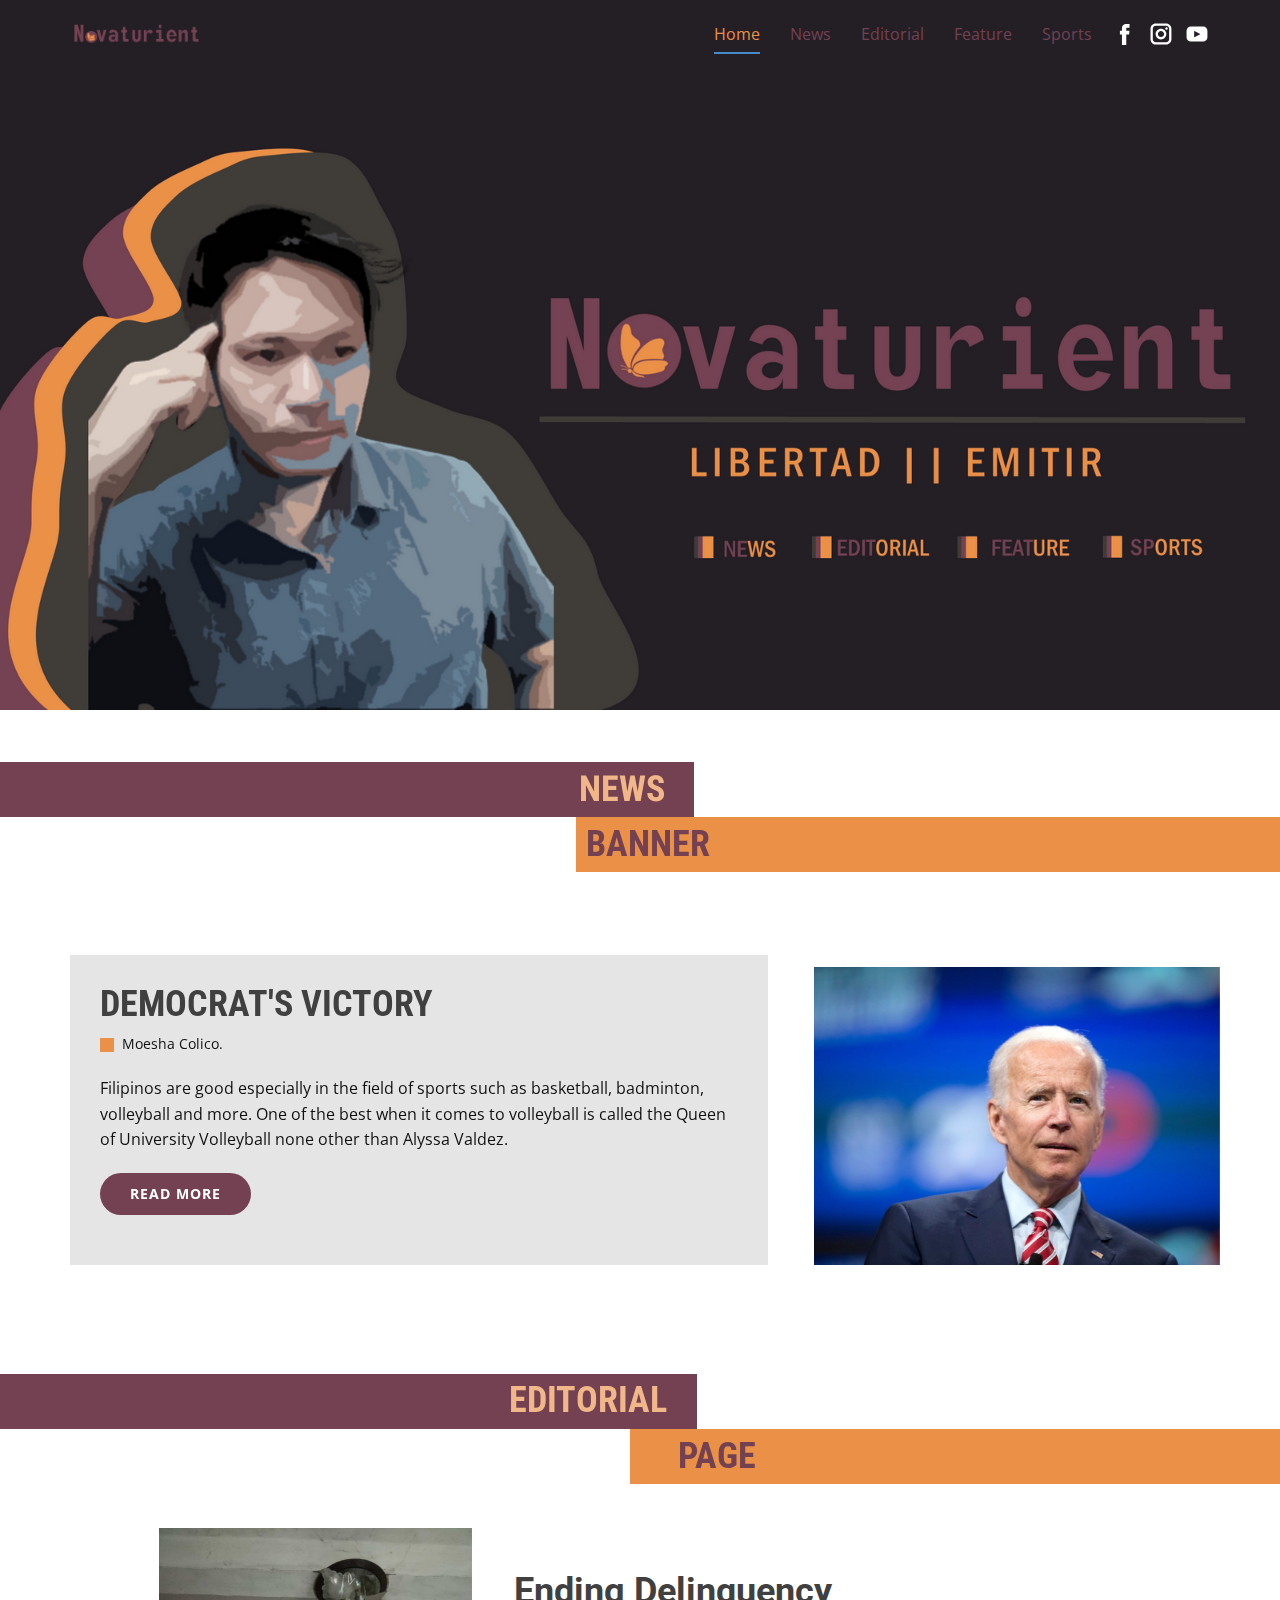
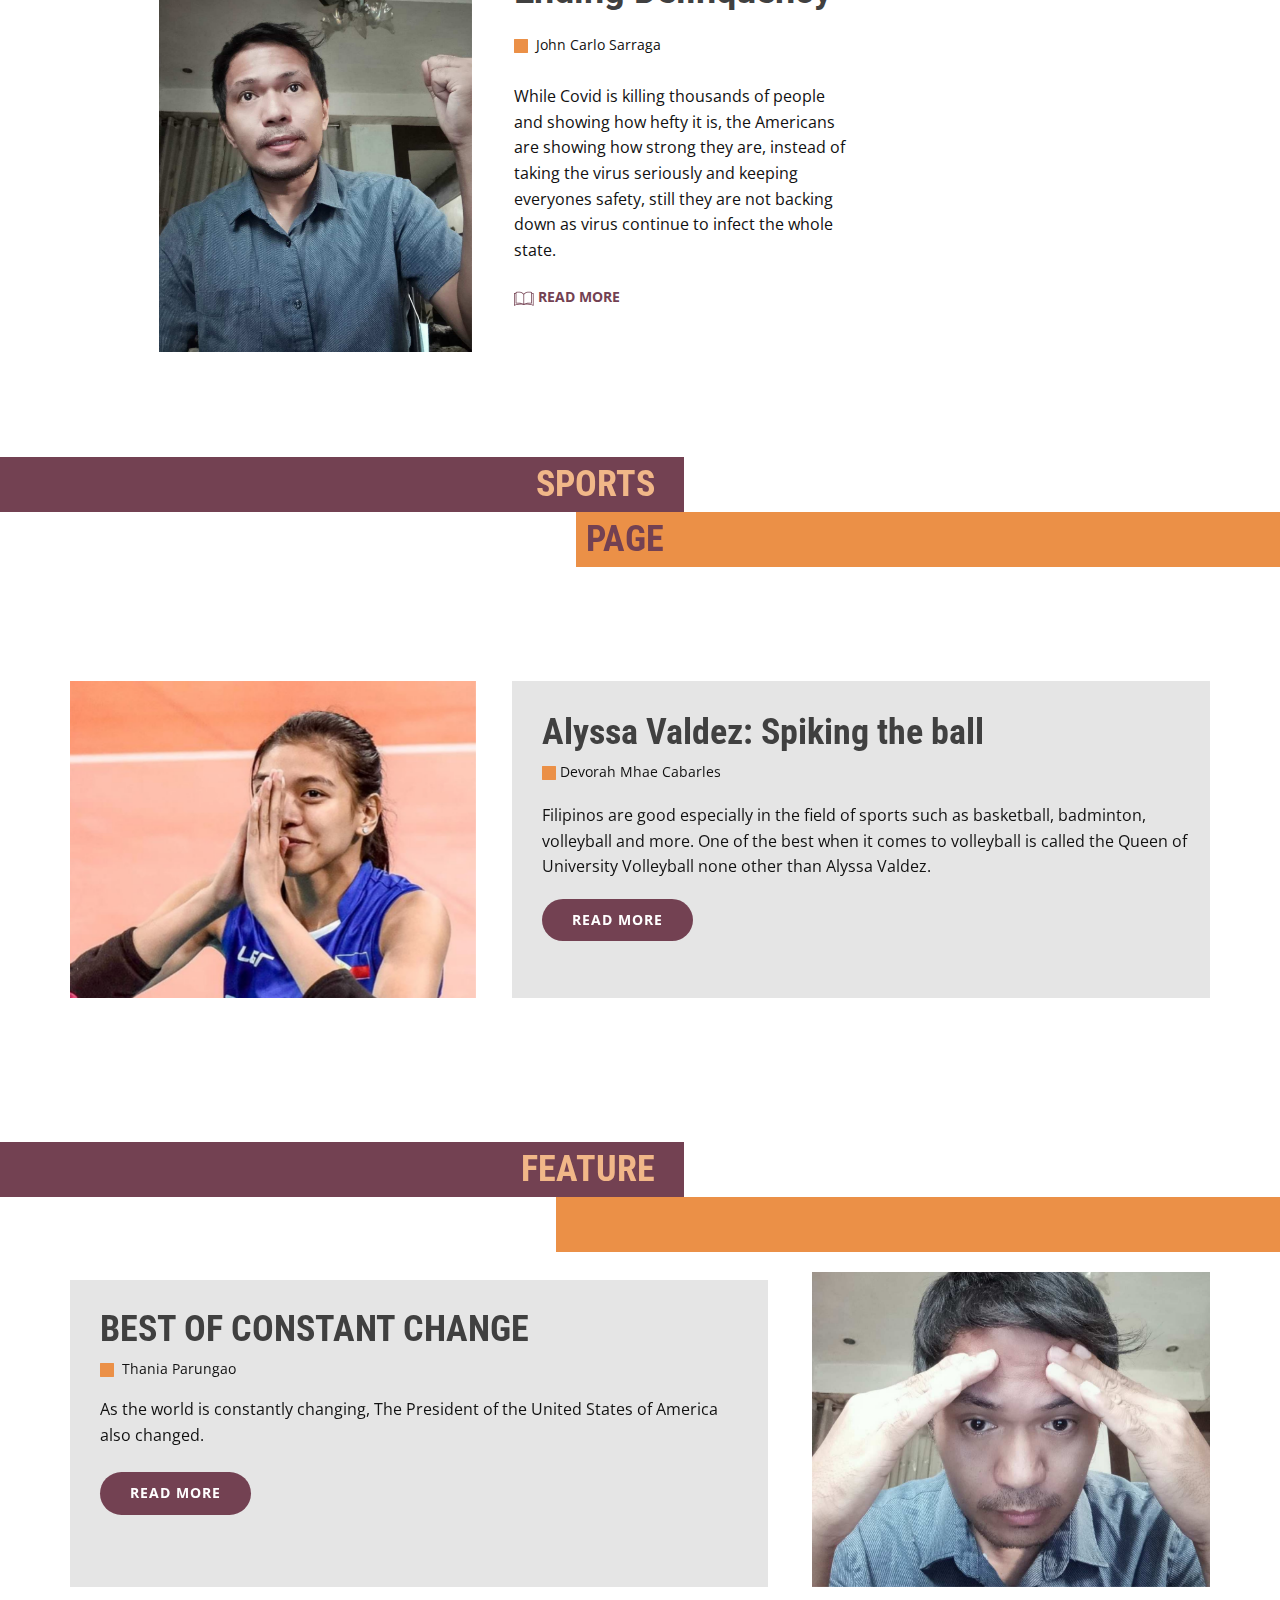
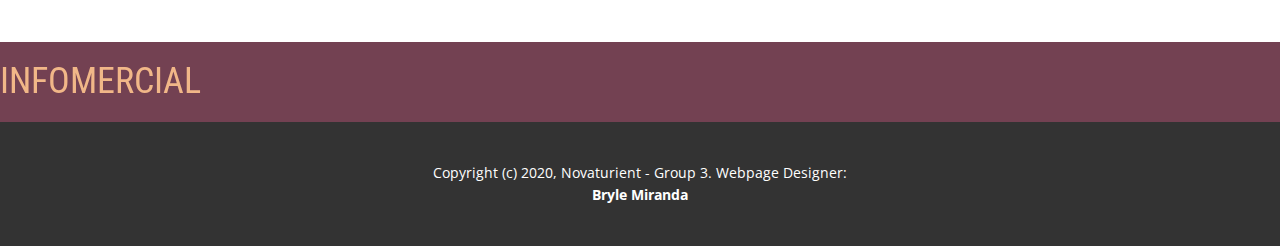
<file: index.html>
<!DOCTYPE html>
<html style="font-size: 16px;">
  <head>
    <meta name="viewport" content="width=device-width, initial-scale=1.0">
    <meta charset="utf-8">
    <meta name="keywords" content="NEWS, BANNER, EDITORIAL, PAGE">
    <meta name="description" content="">
    <meta name="page_type" content="np-template-header-footer-from-plugin">
    <title>Novaturient - Group3</title>
    <link rel="stylesheet" href="nicepage.css" media="screen">
<link rel="stylesheet" href="Home.css" media="screen">
    <script class="u-script" type="text/javascript" src="jquery.js" defer=""></script>
    <script class="u-script" type="text/javascript" src="nicepage.js" defer=""></script>
    <meta name="generator" content="Nicepage 2.30.1, nicepage.com">
    <link id="u-theme-google-font" rel="stylesheet" href="https://fonts.googleapis.com/css?family=Roboto:100,100i,300,300i,400,400i,500,500i,700,700i,900,900i|Open+Sans:300,300i,400,400i,600,600i,700,700i,800,800i">
    <link id="u-page-google-font" rel="stylesheet" href="https://fonts.googleapis.com/css?family=Roboto+Condensed:300,300i,400,400i,700,700i">
    
    
    
    
    
    
    
    <script type="application/ld+json">{
		"@context": "http://schema.org",
		"@type": "Organization",
		"name": "",
		"url": "index.html",
		"logo": "images/logo.png",
		"sameAs": [
				"https://facebook.com/novaturient",
				"https://www.instagram.com/novaturient",
				"https://youtube.com/"
		]
}</script>
    <meta property="og:title" content="Home">
    <meta property="og:type" content="website">
    <meta name="theme-color" content="#478ac9">
    <link rel="canonical" href="index.html">
    <meta property="og:url" content="index.html">
  </head>
  <body data-home-page="Home.html" data-home-page-title="Home" class="u-body"><header class="u-align-center-sm u-align-center-xs u-clearfix u-custom-color-1 u-header u-sticky u-header" id="sec-b45b"><div class="u-clearfix u-sheet u-sheet-1">
        <a href="https://nicepage.com" class="u-image u-logo u-image-1" data-image-width="600" data-image-height="300">
          <img src="images/logo.png" class="u-logo-image u-logo-image-1" data-image-width="131.5716">
        </a>
        <div class="u-social-icons u-spacing-10 u-social-icons-1">
          <a class="u-social-url" target="_blank" href="https://facebook.com/novaturient"><span class="u-icon u-icon-circle u-social-facebook u-social-type-logo u-icon-1"><svg class="u-svg-link" preserveAspectRatio="xMidYMin slice" viewBox="0 0 112 112" style=""><use xmlns:xlink="http://www.w3.org/1999/xlink" xlink:href="#svg-4cc8"></use></svg><svg xmlns="http://www.w3.org/2000/svg" xmlns:xlink="http://www.w3.org/1999/xlink" version="1.1" xml:space="preserve" class="u-svg-content" viewBox="0 0 112 112" x="0px" y="0px" id="svg-4cc8"><path d="M75.5,28.8H65.4c-1.5,0-4,0.9-4,4.3v9.4h13.9l-1.5,15.8H61.4v45.1H42.8V58.3h-8.8V42.4h8.8V32.2 c0-7.4,3.4-18.8,18.8-18.8h13.8v15.4H75.5z"></path></svg></span>
          </a>
          <a class="u-social-url" target="_blank" href="https://www.instagram.com/novaturient"><span class="u-icon u-icon-circle u-social-instagram u-social-type-logo u-icon-2"><svg class="u-svg-link" preserveAspectRatio="xMidYMin slice" viewBox="0 0 112 112" style=""><use xmlns:xlink="http://www.w3.org/1999/xlink" xlink:href="#svg-c788"></use></svg><svg xmlns="http://www.w3.org/2000/svg" xmlns:xlink="http://www.w3.org/1999/xlink" version="1.1" xml:space="preserve" class="u-svg-content" viewBox="0 0 112 112" x="0px" y="0px" id="svg-c788"><path d="M55.9,32.9c-12.8,0-23.2,10.4-23.2,23.2s10.4,23.2,23.2,23.2s23.2-10.4,23.2-23.2S68.7,32.9,55.9,32.9z M55.9,69.4c-7.4,0-13.3-6-13.3-13.3c-0.1-7.4,6-13.3,13.3-13.3s13.3,6,13.3,13.3C69.3,63.5,63.3,69.4,55.9,69.4z"></path><path d="M79.7,26.8c-3,0-5.4,2.5-5.4,5.4s2.5,5.4,5.4,5.4c3,0,5.4-2.5,5.4-5.4S82.7,26.8,79.7,26.8z"></path><path d="M78.2,11H33.5C21,11,10.8,21.3,10.8,33.7v44.7c0,12.6,10.2,22.8,22.7,22.8h44.7c12.6,0,22.7-10.2,22.7-22.7 V33.7C100.8,21.1,90.6,11,78.2,11z M91,78.4c0,7.1-5.8,12.8-12.8,12.8H33.5c-7.1,0-12.8-5.8-12.8-12.8V33.7 c0-7.1,5.8-12.8,12.8-12.8h44.7c7.1,0,12.8,5.8,12.8,12.8V78.4z"></path></svg></span>
          </a>
          <a class="u-social-url" target="_blank" href="https://youtube.com/"><span class="u-icon u-icon-circle u-social-type-logo u-social-youtube u-icon-3"><svg class="u-svg-link" preserveAspectRatio="xMidYMin slice" viewBox="0 0 112 112" style=""><use xmlns:xlink="http://www.w3.org/1999/xlink" xlink:href="#svg-8d1d"></use></svg><svg xmlns="http://www.w3.org/2000/svg" xmlns:xlink="http://www.w3.org/1999/xlink" version="1.1" xml:space="preserve" class="u-svg-content" viewBox="0 0 112 112" x="0px" y="0px" id="svg-8d1d"><path d="M82.3,24H29.7C19.3,24,11,32.5,11,43v26.7c0,10.5,8.3,19,18.7,19h52.5c10.3,0,18.7-8.5,18.7-19V43 C101,32.5,92.7,24,82.3,24L82.3,24z M69.7,57.6L45.1,69.5c-0.7,0.2-1.4-0.2-1.4-0.8V44.1c0-0.7,0.8-1.3,1.4-0.8l24.6,12.6 C70.4,56.2,70.4,57.3,69.7,57.6L69.7,57.6z"></path></svg></span>
          </a>
        </div>
        <nav class="u-align-left u-menu u-menu-dropdown u-offcanvas u-menu-1">
          <div class="menu-collapse" style="font-size: 1rem;">
            <a class="u-button-style u-nav-link" href="#">
              <svg class="u-svg-link" preserveAspectRatio="xMidYMin slice" viewBox="0 0 302 302" style=""><use xmlns:xlink="http://www.w3.org/1999/xlink" xlink:href="#svg-8a8f"></use></svg>
              <svg xmlns="http://www.w3.org/2000/svg" xmlns:xlink="http://www.w3.org/1999/xlink" version="1.1" id="svg-8a8f" x="0px" y="0px" viewBox="0 0 302 302" style="enable-background:new 0 0 302 302;" xml:space="preserve" class="u-svg-content"><g><rect y="36" width="302" height="30"></rect><rect y="236" width="302" height="30"></rect><rect y="136" width="302" height="30"></rect>
</g><g></g><g></g><g></g><g></g><g></g><g></g><g></g><g></g><g></g><g></g><g></g><g></g><g></g><g></g><g></g></svg>
            </a>
          </div>
          <div class="u-custom-menu u-nav-container">
            <ul class="u-nav u-spacing-30 u-unstyled u-nav-1"><li class="u-nav-item"><a class="u-border-2 u-border-active-palette-1-base u-border-hover-palette-1-base u-border-no-left u-border-no-right u-border-no-top u-button-style u-nav-link u-text-active-custom-color-3 u-text-custom-color-2 u-text-hover-custom-color-3" href="Home.html" style="padding: 10px 0px;">Home</a>
</li><li class="u-nav-item"><a class="u-border-2 u-border-active-palette-1-base u-border-hover-palette-1-base u-border-no-left u-border-no-right u-border-no-top u-button-style u-nav-link u-text-active-custom-color-3 u-text-custom-color-2 u-text-hover-custom-color-3" href="News.html" style="padding: 10px 0px;">News</a>
</li><li class="u-nav-item"><a class="u-border-2 u-border-active-palette-1-base u-border-hover-palette-1-base u-border-no-left u-border-no-right u-border-no-top u-button-style u-nav-link u-text-active-custom-color-3 u-text-custom-color-2 u-text-hover-custom-color-3" href="Editorial.html" style="padding: 10px 0px;">Editorial</a>
</li><li class="u-nav-item"><a class="u-border-2 u-border-active-palette-1-base u-border-hover-palette-1-base u-border-no-left u-border-no-right u-border-no-top u-button-style u-nav-link u-text-active-custom-color-3 u-text-custom-color-2 u-text-hover-custom-color-3" href="Feature.html" style="padding: 10px 0px;">Feature</a>
</li><li class="u-nav-item"><a class="u-border-2 u-border-active-palette-1-base u-border-hover-palette-1-base u-border-no-left u-border-no-right u-border-no-top u-button-style u-nav-link u-text-active-custom-color-3 u-text-custom-color-2 u-text-hover-custom-color-3" href="Sports.html" style="padding: 10px 0px;">Sports</a>
</li></ul>
          </div>
          <div class="u-custom-menu u-nav-container-collapse">
            <div class="u-align-center u-black u-container-style u-inner-container-layout u-opacity u-opacity-95 u-sidenav">
              <div class="u-sidenav-overflow">
                <div class="u-menu-close"></div>
                <ul class="u-align-center u-nav u-popupmenu-items u-unstyled u-nav-2"><li class="u-nav-item"><a class="u-button-style u-nav-link" href="Home.html" style="padding: 10px 0px;">Home</a>
</li><li class="u-nav-item"><a class="u-button-style u-nav-link" href="News.html" style="padding: 10px 0px;">News</a>
</li><li class="u-nav-item"><a class="u-button-style u-nav-link" href="Editorial.html" style="padding: 10px 0px;">Editorial</a>
</li><li class="u-nav-item"><a class="u-button-style u-nav-link" href="Feature.html" style="padding: 10px 0px;">Feature</a>
</li><li class="u-nav-item"><a class="u-button-style u-nav-link" href="Sports.html" style="padding: 10px 0px;">Sports</a>
</li></ul>
              </div>
            </div>
            <div class="u-black u-menu-overlay u-opacity u-opacity-70"></div>
          </div>
        </nav>
      </div></header>
    <section class="u-clearfix u-image u-section-1" id="sec-bbd4" data-image-width="1600" data-image-height="800">
      <div class="u-clearfix u-sheet u-sheet-1"></div>
    </section>
    <section class="u-clearfix u-section-2" id="sec-cddb">
      <div class="u-align-left u-container-style u-custom-color-2 u-group u-shape-rectangle u-group-1" data-animation-name="flipIn" data-animation-duration="1000" data-animation-delay="0" data-animation-direction="X">
        <div class="u-container-layout u-container-layout-1">
          <h2 class="u-custom-font u-font-roboto-condensed u-text u-text-custom-color-4 u-text-default u-text-1">NEWS</h2>
        </div>
      </div>
      <div class="u-custom-color-3 u-shape u-shape-rectangle u-shape-1" data-animation-name="flipIn" data-animation-duration="1000" data-animation-delay="0" data-animation-direction="X"></div>
      <h2 class="u-custom-font u-font-roboto-condensed u-text u-text-custom-color-2 u-text-default u-text-2" data-animation-name="flipIn" data-animation-duration="1000" data-animation-delay="0" data-animation-direction="X">BANNER</h2>
      <div class="u-container-style u-grey-10 u-group u-shape-rectangle u-group-2" data-animation-name="flipIn" data-animation-duration="1000" data-animation-delay="0" data-animation-direction="X">
        <div class="u-container-layout u-container-layout-2">
          <h2 class="u-custom-font u-font-roboto-condensed u-text u-text-default u-text-grey-75 u-text-3"><b>DEMOCRAT'S VICTORY</b>
          </h2>
          <p class="u-text u-text-default u-text-4"><span class="u-icon u-text-custom-color-3"><svg xmlns="http://www.w3.org/2000/svg" xmlns:xlink="http://www.w3.org/1999/xlink" version="1.1" xml:space="preserve" class="u-svg-content" viewBox="0 0 506.1 506.1" style="width: 1em; height: 1em;"><path d="m489.609 0h-473.118c-9.108 0-16.491 7.383-16.491 16.491v473.118c0 9.107 7.383 16.491 16.491 16.491h473.119c9.107 0 16.49-7.383 16.49-16.491v-473.118c0-9.108-7.383-16.491-16.491-16.491z"></path></svg><img></span>&nbsp; Moesha Colico.
          </p>
          <p class="u-text u-text-default u-text-5">Filipinos are good especially in the field of sports such as basketball, badminton, volleyball and more. One of the best when it comes to volleyball is called the Queen of University Volleyball none other than Alyssa Valdez.</p>
          <a href="News.html" data-page-id="654702165" class="u-btn u-btn-round u-button-style u-custom-color-2 u-hover-palette-2-dark-1 u-radius-50 u-btn-1">READ MORE</a>
        </div>
      </div>
      <div class="u-container-style u-group u-image u-shape-rectangle u-image-1" data-animation-name="zoomIn" data-animation-duration="1000" data-animation-delay="0" data-animation-direction="" data-image-width="1200" data-image-height="804">
        <div class="u-container-layout u-container-layout-3"></div>
      </div>
    </section>
    <section class="u-clearfix u-section-3" id="sec-9d8a">
      <div class="u-container-style u-custom-color-2 u-group u-shape-rectangle u-group-1" data-animation-name="flipIn" data-animation-duration="1000" data-animation-delay="0" data-animation-direction="X">
        <div class="u-container-layout u-valign-top u-container-layout-1">
          <h2 class="u-custom-font u-font-roboto-condensed u-text u-text-custom-color-4 u-text-default u-text-1">EDITORIAL</h2>
        </div>
      </div>
      <div class="u-custom-color-3 u-shape u-shape-rectangle u-shape-1" data-animation-name="flipIn" data-animation-duration="1000" data-animation-delay="0" data-animation-direction="X"></div>
      <h2 class="u-custom-font u-font-roboto-condensed u-text u-text-custom-color-2 u-text-default u-text-2" data-animation-name="flipIn" data-animation-duration="1000" data-animation-delay="0" data-animation-direction="X">PAGE</h2>
      <div class="u-align-left u-container-style u-group u-image u-shape-rectangle u-image-1" data-animation-name="zoomIn" data-animation-duration="1000" data-animation-delay="0" data-animation-direction="" data-image-width="1200" data-image-height="1600">
        <div class="u-container-layout u-container-layout-2"></div>
      </div>
      <h2 class="u-text u-text-grey-75 u-text-3"><b>Ending Delinquency</b>
      </h2>
      <p class="u-text u-text-4">While Covid is killing thousands of people and showing how hefty it is, the Americans are showing how strong they are, instead of taking the virus seriously and keeping everyones safety, still they are not backing down as virus continue to infect the whole state.&nbsp;</p>
      <p class="u-text u-text-5"><span class="u-icon u-text-custom-color-3"><svg xmlns="http://www.w3.org/2000/svg" xmlns:xlink="http://www.w3.org/1999/xlink" version="1.1" xml:space="preserve" class="u-svg-content" viewBox="0 0 506.1 506.1" style="width: 1em; height: 1em;" id="svg-b3e7"><path d="m489.609 0h-473.118c-9.108 0-16.491 7.383-16.491 16.491v473.118c0 9.107 7.383 16.491 16.491 16.491h473.119c9.107 0 16.49-7.383 16.49-16.491v-473.118c0-9.108-7.383-16.491-16.491-16.491z"></path></svg><img></span>&nbsp; John Carlo Sarraga
      </p>
      <a href="Editorial.html" data-page-id="1131524694" class="u-btn u-button-style u-none u-text-custom-color-2 u-text-hover-palette-2-dark-1 u-btn-1"><span class="u-icon u-text-palette-2-base u-icon-2"><svg xmlns="http://www.w3.org/2000/svg" xmlns:xlink="http://www.w3.org/1999/xlink" version="1.1" xml:space="preserve" class="u-svg-content" viewBox="0 0 412.72 412.72" x="0px" y="0px" style="width: 1em; height: 1em;"><path d="M404.72,82.944c-0.027,0-0.054,0-0.08,0h0h-27.12v-9.28c0.146-3.673-2.23-6.974-5.76-8    c-18.828-4.934-38.216-7.408-57.68-7.36c-32,0-75.6,7.2-107.84,40c-32-33.12-75.92-40-107.84-40    c-19.464-0.048-38.852,2.426-57.68,7.36c-3.53,1.026-5.906,4.327-5.76,8v9.2H8c-4.418,0-8,3.582-8,8v255.52c0,4.418,3.582,8,8,8    c1.374-0.004,2.724-0.362,3.92-1.04c0.8-0.4,80.8-44.16,192.48-16h1.2h0.72c0.638,0.077,1.282,0.077,1.92,0    c112-28.4,192,15.28,192.48,16c2.475,1.429,5.525,1.429,8,0c2.46-1.42,3.983-4.039,4-6.88V90.944    C412.72,86.526,409.139,82.944,404.72,82.944z M16,333.664V98.944h19.12v200.64c-0.05,4.418,3.491,8.04,7.909,8.09    c0.432,0.005,0.864-0.025,1.291-0.09c16.55-2.527,33.259-3.864,50-4c23.19-0.402,46.283,3.086,68.32,10.32    C112.875,307.886,62.397,314.688,16,333.664z M94.32,287.664c-14.551,0.033-29.085,0.968-43.52,2.8V79.984    c15.576-3.47,31.482-5.241,47.44-5.28c29.92,0,71.2,6.88,99.84,39.2l0.24,199.28C181.68,302.304,149.2,287.664,94.32,287.664z     M214.32,113.904c28.64-32,69.92-39.2,99.84-39.2c15.957,0.047,31.863,1.817,47.44,5.28v210.48    c-14.354-1.849-28.808-2.811-43.28-2.88c-54.56,0-87.12,14.64-104,25.52V113.904z M396.64,333.664    c-46.496-19.028-97.09-25.831-146.96-19.76c22.141-7.26,45.344-10.749,68.64-10.32c16.846,0.094,33.663,1.404,50.32,3.92    c4.368,0.663,8.447-2.341,9.11-6.709c0.065-0.427,0.095-0.859,0.09-1.291V98.944h19.12L396.64,333.664z"></path></svg><img></span>&nbsp;Read More
      </a>
    </section>
    <section class="u-align-left u-clearfix u-section-4" id="sec-4e63">
      <div class="u-container-style u-custom-color-2 u-group u-shape-rectangle u-group-1" data-animation-name="flipIn" data-animation-duration="1000" data-animation-delay="0" data-animation-direction="X">
        <div class="u-container-layout u-container-layout-1">
          <h2 class="u-custom-font u-font-roboto-condensed u-text u-text-custom-color-4 u-text-default u-text-1">SPORTS</h2>
        </div>
      </div>
      <div class="u-custom-color-3 u-shape u-shape-rectangle u-shape-1" data-animation-name="flipIn" data-animation-duration="1000" data-animation-delay="0" data-animation-direction="X"></div>
      <h2 class="u-custom-font u-font-roboto-condensed u-text u-text-custom-color-2 u-text-default u-text-2" data-animation-name="flipIn" data-animation-duration="1000" data-animation-delay="0" data-animation-direction="X">PAGE</h2>
      <div class="u-container-style u-grey-10 u-group u-shape-rectangle u-group-2" data-animation-name="flipIn" data-animation-duration="1000" data-animation-delay="0" data-animation-direction="X">
        <div class="u-container-layout u-container-layout-2">
          <h2 class="u-custom-font u-font-roboto-condensed u-text u-text-default u-text-grey-75 u-text-3">Alyssa Valdez: Spiking the ball</h2>
          <p class="u-text u-text-default u-text-4"><span class="u-icon u-text-custom-color-3"><svg xmlns="http://www.w3.org/2000/svg" xmlns:xlink="http://www.w3.org/1999/xlink" version="1.1" xml:space="preserve" class="u-svg-content" viewBox="0 0 506.1 506.1" style="width: 1em; height: 1em;"><path d="m489.609 0h-473.118c-9.108 0-16.491 7.383-16.491 16.491v473.118c0 9.107 7.383 16.491 16.491 16.491h473.119c9.107 0 16.49-7.383 16.49-16.491v-473.118c0-9.108-7.383-16.491-16.491-16.491z"></path></svg><img></span>&nbsp;Devorah Mhae Cabarles
          </p>
          <p class="u-text u-text-default u-text-5">Filipinos are good especially in the field of sports such as basketball, badminton, volleyball and more. One of the best when it comes to volleyball is called the Queen of University Volleyball none other than Alyssa Valdez.</p>
          <a href="Sports.html" data-page-id="72559456" class="u-btn u-btn-round u-button-style u-custom-color-2 u-hover-palette-2-dark-1 u-radius-50 u-btn-1">Read more</a>
        </div>
      </div>
      <div class="u-container-style u-group u-image u-shape-rectangle u-image-1" data-animation-name="zoomIn" data-animation-duration="1000" data-animation-delay="0" data-animation-direction="" data-image-width="3200" data-image-height="1800">
        <div class="u-container-layout u-container-layout-3"></div>
      </div>
    </section>
    <section class="u-clearfix u-section-5" id="sec-dd24">
      <div class="u-container-style u-custom-color-2 u-group u-shape-rectangle u-group-1" data-animation-name="flipIn" data-animation-duration="1000" data-animation-delay="0" data-animation-direction="X">
        <div class="u-container-layout u-container-layout-1">
          <h2 class="u-custom-font u-font-roboto-condensed u-text u-text-custom-color-4 u-text-default u-text-1">FEATURE</h2>
        </div>
      </div>
      <div class="u-custom-color-3 u-shape u-shape-rectangle u-shape-1" data-animation-name="flipIn" data-animation-duration="1000" data-animation-delay="0" data-animation-direction="X"></div>
      <div class="u-container-style u-grey-10 u-group u-shape-rectangle u-group-2" data-animation-name="flipIn" data-animation-duration="1000" data-animation-delay="0" data-animation-direction="X">
        <div class="u-container-layout u-container-layout-2">
          <h2 class="u-custom-font u-font-roboto-condensed u-text u-text-default u-text-grey-75 u-text-2"><b>BEST OF CONSTANT CHANGE</b>
            <br>
          </h2>
          <p class="u-text u-text-default u-text-3"><span class="u-icon u-text-custom-color-3"><svg xmlns="http://www.w3.org/2000/svg" xmlns:xlink="http://www.w3.org/1999/xlink" version="1.1" xml:space="preserve" class="u-svg-content" viewBox="0 0 506.1 506.1" style="width: 1em; height: 1em;" id="svg-da49"><path d="m489.609 0h-473.118c-9.108 0-16.491 7.383-16.491 16.491v473.118c0 9.107 7.383 16.491 16.491 16.491h473.119c9.107 0 16.49-7.383 16.49-16.491v-473.118c0-9.108-7.383-16.491-16.491-16.491z"></path></svg><img></span>&nbsp; Thania Parungao
          </p>
          <p class="u-text u-text-default u-text-4">As the world is constantly changing, The President of the United States of America also changed.</p>
          <a href="Feature.html" data-page-id="442304724" class="u-btn u-btn-round u-button-style u-custom-color-2 u-hover-palette-2-dark-1 u-radius-50 u-btn-1">READ MORE</a>
        </div>
      </div>
      <div class="u-container-style u-group u-image u-shape-rectangle u-image-1" data-animation-name="zoomIn" data-animation-duration="1000" data-animation-delay="0" data-animation-direction="" data-image-width="1200" data-image-height="1600">
        <div class="u-container-layout u-container-layout-3"></div>
      </div>
    </section>
    <section class="u-clearfix u-section-6" id="sec-1c98">
      <div class="u-container-style u-custom-color-2 u-group u-shape-rectangle u-group-1" data-animation-name="flipIn" data-animation-duration="1000" data-animation-delay="0" data-animation-direction="X">
        <div class="u-container-layout u-container-layout-1">
          <h2 class="u-custom-font u-font-roboto-condensed u-text u-text-custom-color-4 u-text-default u-text-1">INFOMERCIAL</h2>
        </div>
      </div>
      <div class="u-custom-color-3 u-shape u-shape-rectangle u-shape-1" data-animation-name="flipIn" data-animation-duration="1000" data-animation-delay="0" data-animation-direction="X"></div>
      <div class="u-expand-resize u-video u-video-contain u-video-1">
        <div style="position: absolute;" class="embed-responsive">
          <iframe style="position: absolute;top: 0;left: 0;width: 100%;height: 100%;" class="embed-responsive-item" src="https://www.youtube.com/embed/5tCxRNFILA8?playlist=5tCxRNFILA8&amp;loop=1&amp;mute=1&amp;showinfo=0&amp;controls=0&amp;start=0&amp;autoplay=1" frameborder="0" allowfullscreen=""></iframe>
        </div>
      </div>
    </section>
    
    
    <footer class="u-align-center u-clearfix u-footer u-grey-80 u-footer" id="sec-0dd9"><div class="u-clearfix u-sheet u-sheet-1">
        <p class="u-small-text u-text u-text-variant u-text-1">Copyright (c) 2020, Novaturient - Group 3. Webpage Designer: <strong>Bryle Miranda</strong></p>
      </div></footer>
  </body>
</html>
</file>
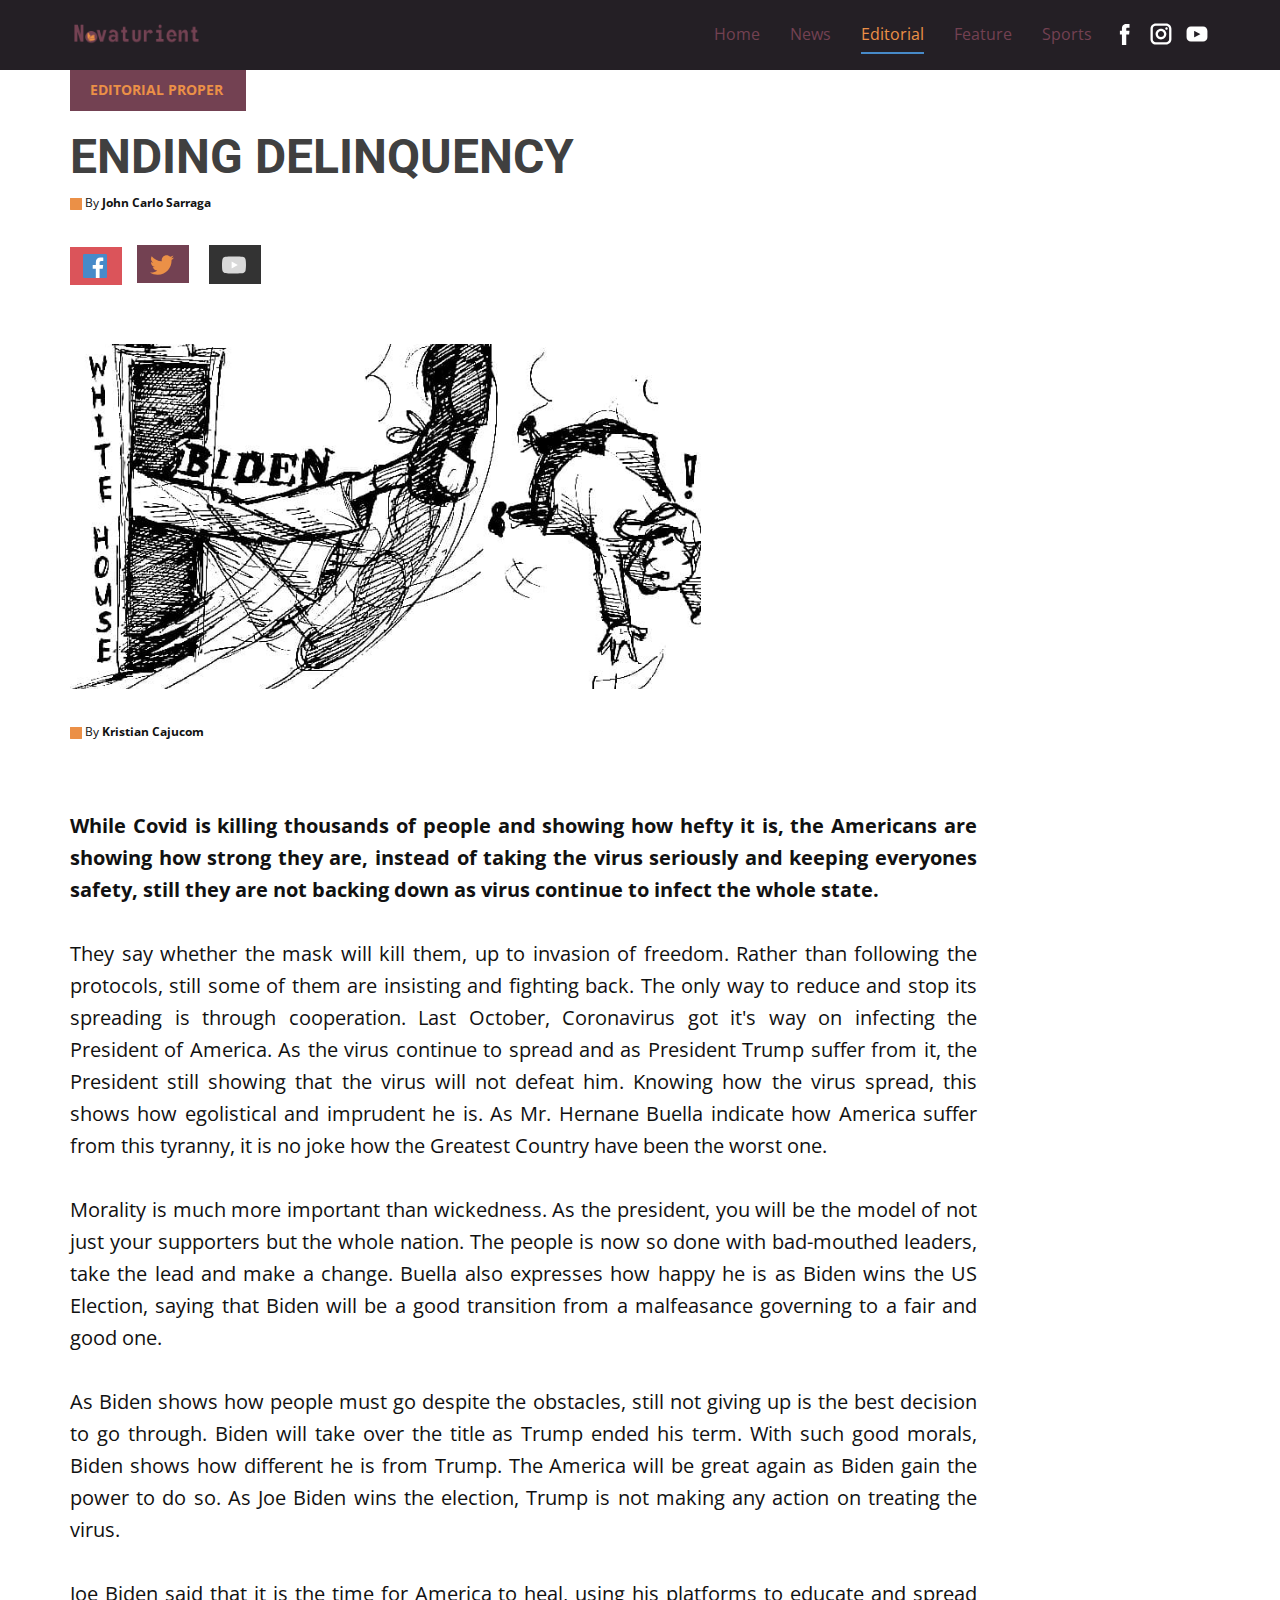
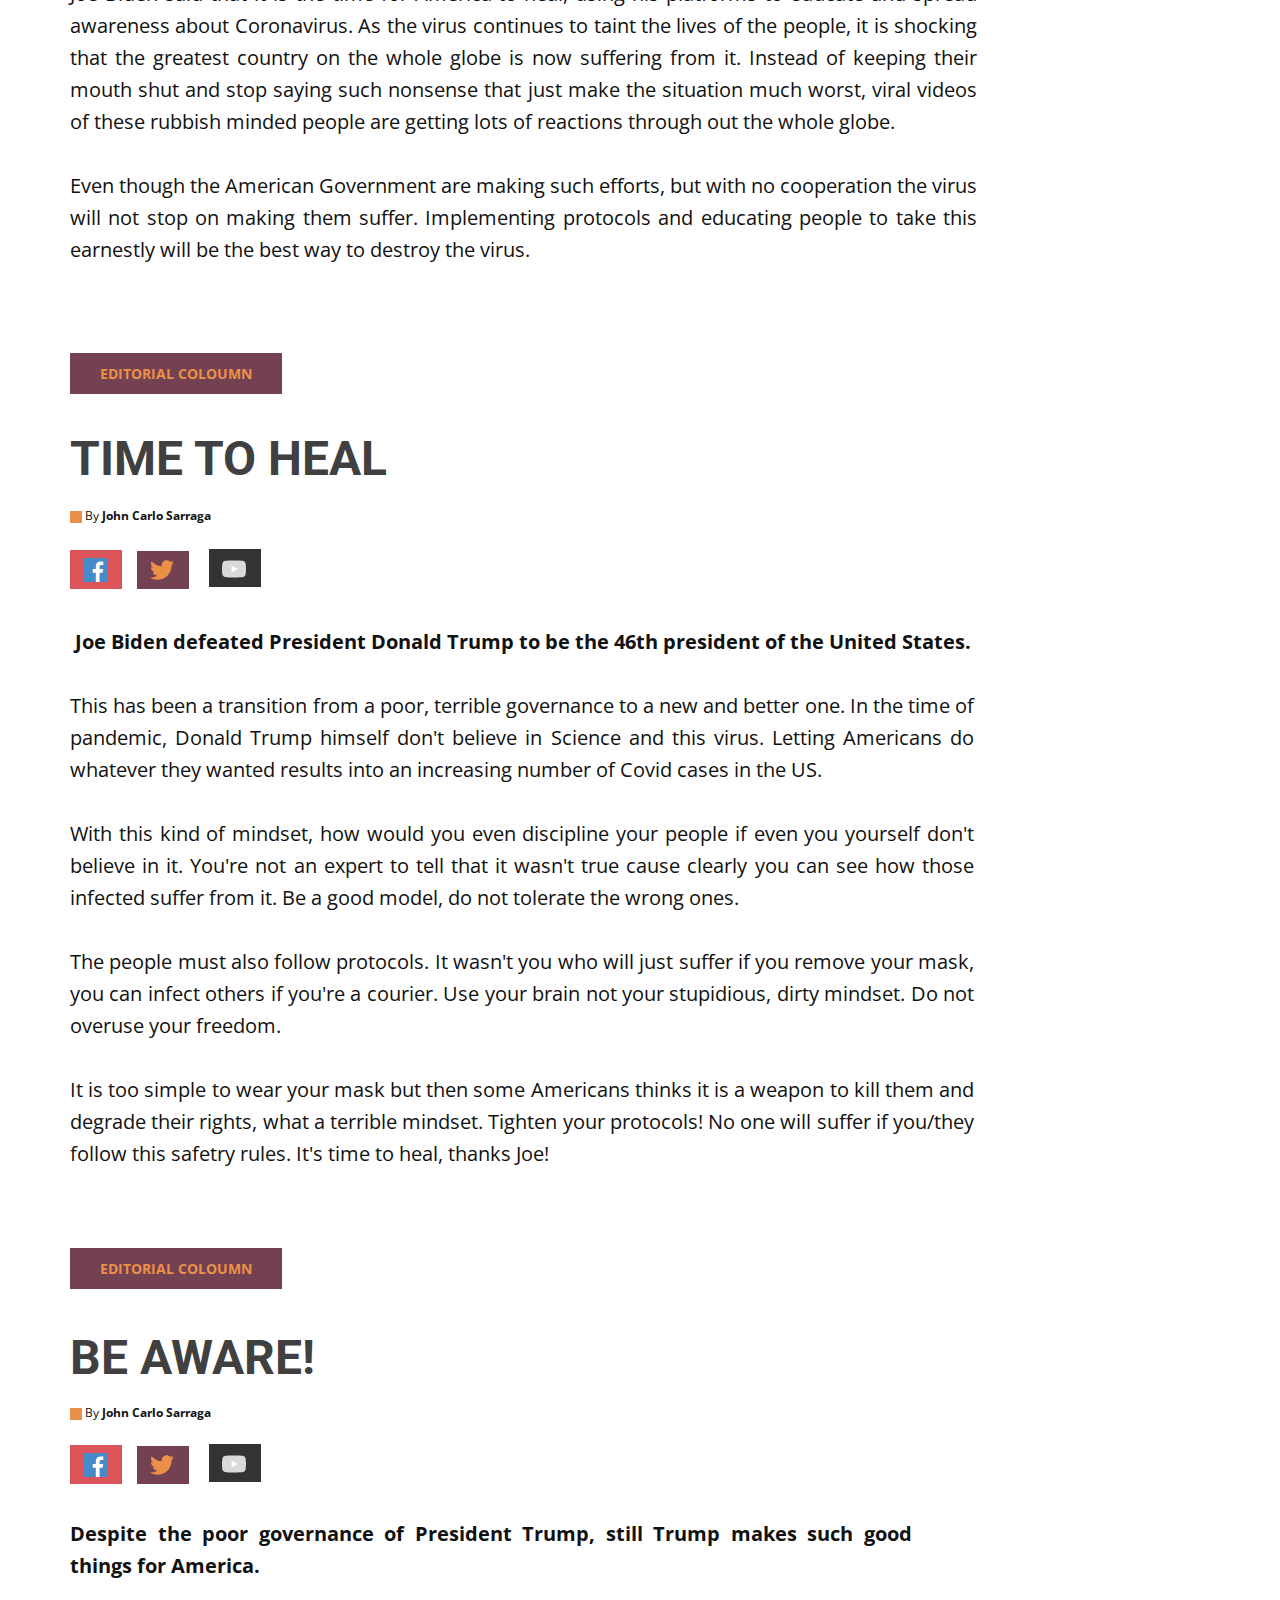
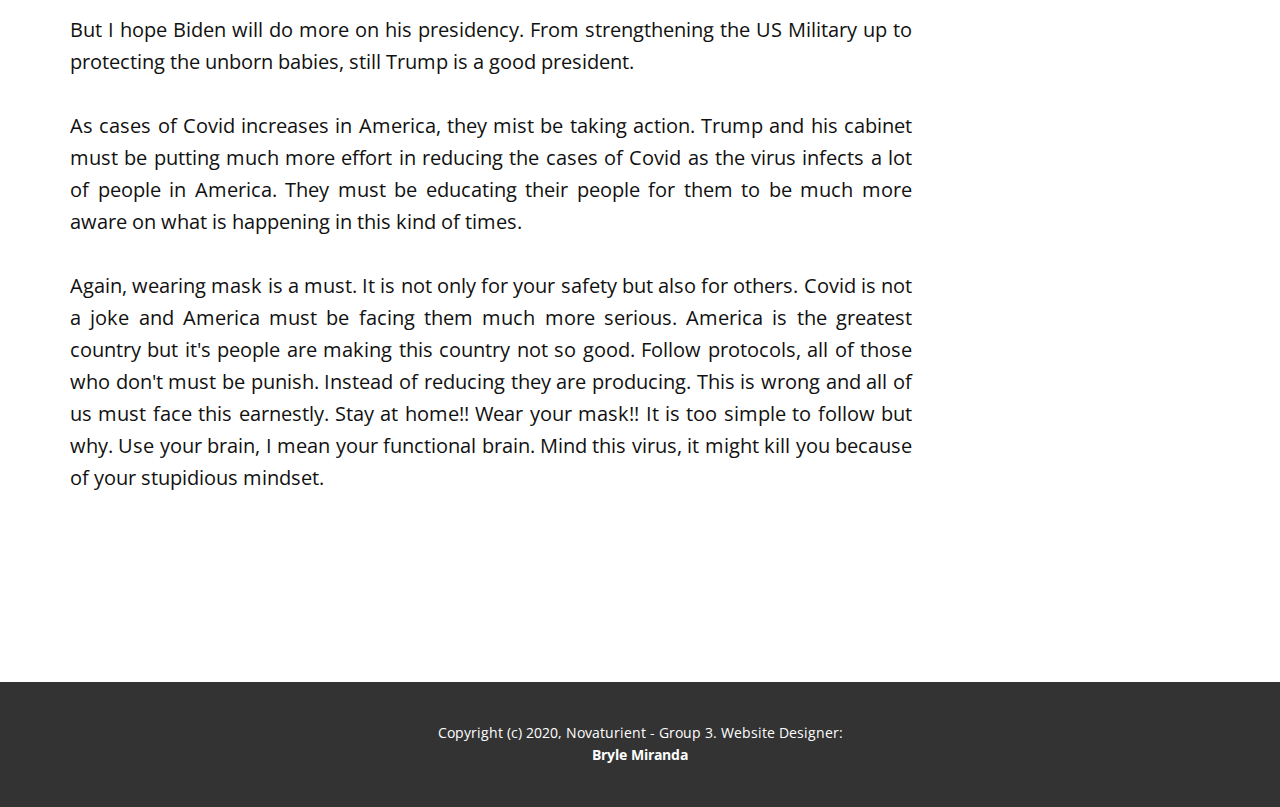
<file: Editorial.html>
<!DOCTYPE html>
<html style="font-size: 16px;">
  <head>
    <meta name="viewport" content="width=device-width, initial-scale=1.0">
    <meta charset="utf-8">
    <meta name="keywords" content="DEMOCRAT'S VICTORY">
    <meta name="description" content="">
    <meta name="page_type" content="np-template-header-footer-from-plugin">
    <title>Editorial</title>
    <link rel="stylesheet" href="nicepage.css" media="screen">
<link rel="stylesheet" href="Editorial.css" media="screen">
    <script class="u-script" type="text/javascript" src="jquery.js" defer=""></script>
    <script class="u-script" type="text/javascript" src="nicepage.js" defer=""></script>
    <meta name="generator" content="Nicepage 2.30.1, nicepage.com">
    <link id="u-theme-google-font" rel="stylesheet" href="https://fonts.googleapis.com/css?family=Roboto:100,100i,300,300i,400,400i,500,500i,700,700i,900,900i|Open+Sans:300,300i,400,400i,600,600i,700,700i,800,800i">
    
    
    
    
    <script type="application/ld+json">{
		"@context": "http://schema.org",
		"@type": "Organization",
		"name": "",
		"url": "index.html",
		"logo": "images/logo.png",
		"sameAs": [
				"https://facebook.com/novaturient",
				"https://www.instagram.com/novaturient",
				"https://youtube.com/"
		]
}</script>
    <meta property="og:title" content="Editorial">
    <meta property="og:type" content="website">
    <meta name="theme-color" content="#478ac9">
    <link rel="canonical" href="index.html">
    <meta property="og:url" content="index.html">
  </head>
  <body class="u-body"><header class="u-align-center-sm u-align-center-xs u-clearfix u-custom-color-1 u-header u-sticky u-header" id="sec-b45b"><div class="u-clearfix u-sheet u-sheet-1">
        <a href="https://nicepage.com" class="u-image u-logo u-image-1" data-image-width="600" data-image-height="300">
          <img src="images/logo.png" class="u-logo-image u-logo-image-1" data-image-width="131.5716">
        </a>
        <div class="u-social-icons u-spacing-10 u-social-icons-1">
          <a class="u-social-url" target="_blank" href="https://facebook.com/novaturient"><span class="u-icon u-icon-circle u-social-facebook u-social-type-logo u-icon-1"><svg class="u-svg-link" preserveAspectRatio="xMidYMin slice" viewBox="0 0 112 112" style=""><use xmlns:xlink="http://www.w3.org/1999/xlink" xlink:href="#svg-4cc8"></use></svg><svg xmlns="http://www.w3.org/2000/svg" xmlns:xlink="http://www.w3.org/1999/xlink" version="1.1" xml:space="preserve" class="u-svg-content" viewBox="0 0 112 112" x="0px" y="0px" id="svg-4cc8"><path d="M75.5,28.8H65.4c-1.5,0-4,0.9-4,4.3v9.4h13.9l-1.5,15.8H61.4v45.1H42.8V58.3h-8.8V42.4h8.8V32.2 c0-7.4,3.4-18.8,18.8-18.8h13.8v15.4H75.5z"></path></svg></span>
          </a>
          <a class="u-social-url" target="_blank" href="https://www.instagram.com/novaturient"><span class="u-icon u-icon-circle u-social-instagram u-social-type-logo u-icon-2"><svg class="u-svg-link" preserveAspectRatio="xMidYMin slice" viewBox="0 0 112 112" style=""><use xmlns:xlink="http://www.w3.org/1999/xlink" xlink:href="#svg-c788"></use></svg><svg xmlns="http://www.w3.org/2000/svg" xmlns:xlink="http://www.w3.org/1999/xlink" version="1.1" xml:space="preserve" class="u-svg-content" viewBox="0 0 112 112" x="0px" y="0px" id="svg-c788"><path d="M55.9,32.9c-12.8,0-23.2,10.4-23.2,23.2s10.4,23.2,23.2,23.2s23.2-10.4,23.2-23.2S68.7,32.9,55.9,32.9z M55.9,69.4c-7.4,0-13.3-6-13.3-13.3c-0.1-7.4,6-13.3,13.3-13.3s13.3,6,13.3,13.3C69.3,63.5,63.3,69.4,55.9,69.4z"></path><path d="M79.7,26.8c-3,0-5.4,2.5-5.4,5.4s2.5,5.4,5.4,5.4c3,0,5.4-2.5,5.4-5.4S82.7,26.8,79.7,26.8z"></path><path d="M78.2,11H33.5C21,11,10.8,21.3,10.8,33.7v44.7c0,12.6,10.2,22.8,22.7,22.8h44.7c12.6,0,22.7-10.2,22.7-22.7 V33.7C100.8,21.1,90.6,11,78.2,11z M91,78.4c0,7.1-5.8,12.8-12.8,12.8H33.5c-7.1,0-12.8-5.8-12.8-12.8V33.7 c0-7.1,5.8-12.8,12.8-12.8h44.7c7.1,0,12.8,5.8,12.8,12.8V78.4z"></path></svg></span>
          </a>
          <a class="u-social-url" target="_blank" href="https://youtube.com/"><span class="u-icon u-icon-circle u-social-type-logo u-social-youtube u-icon-3"><svg class="u-svg-link" preserveAspectRatio="xMidYMin slice" viewBox="0 0 112 112" style=""><use xmlns:xlink="http://www.w3.org/1999/xlink" xlink:href="#svg-8d1d"></use></svg><svg xmlns="http://www.w3.org/2000/svg" xmlns:xlink="http://www.w3.org/1999/xlink" version="1.1" xml:space="preserve" class="u-svg-content" viewBox="0 0 112 112" x="0px" y="0px" id="svg-8d1d"><path d="M82.3,24H29.7C19.3,24,11,32.5,11,43v26.7c0,10.5,8.3,19,18.7,19h52.5c10.3,0,18.7-8.5,18.7-19V43 C101,32.5,92.7,24,82.3,24L82.3,24z M69.7,57.6L45.1,69.5c-0.7,0.2-1.4-0.2-1.4-0.8V44.1c0-0.7,0.8-1.3,1.4-0.8l24.6,12.6 C70.4,56.2,70.4,57.3,69.7,57.6L69.7,57.6z"></path></svg></span>
          </a>
        </div>
        <nav class="u-align-left u-menu u-menu-dropdown u-offcanvas u-menu-1">
          <div class="menu-collapse" style="font-size: 1rem;">
            <a class="u-button-style u-nav-link" href="#">
              <svg class="u-svg-link" preserveAspectRatio="xMidYMin slice" viewBox="0 0 302 302" style=""><use xmlns:xlink="http://www.w3.org/1999/xlink" xlink:href="#svg-8a8f"></use></svg>
              <svg xmlns="http://www.w3.org/2000/svg" xmlns:xlink="http://www.w3.org/1999/xlink" version="1.1" id="svg-8a8f" x="0px" y="0px" viewBox="0 0 302 302" style="enable-background:new 0 0 302 302;" xml:space="preserve" class="u-svg-content"><g><rect y="36" width="302" height="30"></rect><rect y="236" width="302" height="30"></rect><rect y="136" width="302" height="30"></rect>
</g><g></g><g></g><g></g><g></g><g></g><g></g><g></g><g></g><g></g><g></g><g></g><g></g><g></g><g></g><g></g></svg>
            </a>
          </div>
          <div class="u-custom-menu u-nav-container">
            <ul class="u-nav u-spacing-30 u-unstyled u-nav-1"><li class="u-nav-item"><a class="u-border-2 u-border-active-palette-1-base u-border-hover-palette-1-base u-border-no-left u-border-no-right u-border-no-top u-button-style u-nav-link u-text-active-custom-color-3 u-text-custom-color-2 u-text-hover-custom-color-3" href="Home.html" style="padding: 10px 0px;">Home</a>
</li><li class="u-nav-item"><a class="u-border-2 u-border-active-palette-1-base u-border-hover-palette-1-base u-border-no-left u-border-no-right u-border-no-top u-button-style u-nav-link u-text-active-custom-color-3 u-text-custom-color-2 u-text-hover-custom-color-3" href="News.html" style="padding: 10px 0px;">News</a>
</li><li class="u-nav-item"><a class="u-border-2 u-border-active-palette-1-base u-border-hover-palette-1-base u-border-no-left u-border-no-right u-border-no-top u-button-style u-nav-link u-text-active-custom-color-3 u-text-custom-color-2 u-text-hover-custom-color-3" href="Editorial.html" style="padding: 10px 0px;">Editorial</a>
</li><li class="u-nav-item"><a class="u-border-2 u-border-active-palette-1-base u-border-hover-palette-1-base u-border-no-left u-border-no-right u-border-no-top u-button-style u-nav-link u-text-active-custom-color-3 u-text-custom-color-2 u-text-hover-custom-color-3" href="Feature.html" style="padding: 10px 0px;">Feature</a>
</li><li class="u-nav-item"><a class="u-border-2 u-border-active-palette-1-base u-border-hover-palette-1-base u-border-no-left u-border-no-right u-border-no-top u-button-style u-nav-link u-text-active-custom-color-3 u-text-custom-color-2 u-text-hover-custom-color-3" href="Sports.html" style="padding: 10px 0px;">Sports</a>
</li></ul>
          </div>
          <div class="u-custom-menu u-nav-container-collapse">
            <div class="u-align-center u-black u-container-style u-inner-container-layout u-opacity u-opacity-95 u-sidenav">
              <div class="u-sidenav-overflow">
                <div class="u-menu-close"></div>
                <ul class="u-align-center u-nav u-popupmenu-items u-unstyled u-nav-2"><li class="u-nav-item"><a class="u-button-style u-nav-link" href="Home.html" style="padding: 10px 0px;">Home</a>
</li><li class="u-nav-item"><a class="u-button-style u-nav-link" href="News.html" style="padding: 10px 0px;">News</a>
</li><li class="u-nav-item"><a class="u-button-style u-nav-link" href="Editorial.html" style="padding: 10px 0px;">Editorial</a>
</li><li class="u-nav-item"><a class="u-button-style u-nav-link" href="Feature.html" style="padding: 10px 0px;">Feature</a>
</li><li class="u-nav-item"><a class="u-button-style u-nav-link" href="Sports.html" style="padding: 10px 0px;">Sports</a>
</li></ul>
              </div>
            </div>
            <div class="u-black u-menu-overlay u-opacity u-opacity-70"></div>
          </div>
        </nav>
      </div></header>
    <section class="u-align-left u-clearfix u-section-1" id="sec-3d92">
      <div class="u-clearfix u-sheet u-sheet-1">
        <div class="u-container-style u-custom-color-2 u-group u-shape-rectangle u-group-1">
          <div class="u-container-layout u-container-layout-1"></div>
        </div>
        <p class="u-small-text u-text u-text-custom-color-3 u-text-font u-text-variant u-text-1"><b>EDITORIAL PROPER</b>
        </p>
        <h1 class="u-text u-text-default u-text-grey-75 u-text-2"><b style="">ENDING DELINQUENCY</b>
        </h1>
        <p class="u-text u-text-default u-text-3"><span class="u-icon u-text-custom-color-3"><svg xmlns="http://www.w3.org/2000/svg" xmlns:xlink="http://www.w3.org/1999/xlink" version="1.1" xml:space="preserve" class="u-svg-content" viewBox="0 0 506.1 506.1" style="width: 1em; height: 1em;" id="svg-7678"><path d="m489.609 0h-473.118c-9.108 0-16.491 7.383-16.491 16.491v473.118c0 9.107 7.383 16.491 16.491 16.491h473.119c9.107 0 16.49-7.383 16.49-16.491v-473.118c0-9.108-7.383-16.491-16.491-16.491z"></path></svg><img></span>&nbsp;By <b>John Carlo Sarraga</b>
        </p>
        <a href="https://novaturient.ml" class="u-btn u-button-style u-hover-palette-2-dark-1 u-palette-2-base u-btn-1"><span class="u-icon u-text-palette-1-base u-icon-2"><svg xmlns="http://www.w3.org/2000/svg" xmlns:xlink="http://www.w3.org/1999/xlink" version="1.1" xml:space="preserve" class="u-svg-content" viewBox="0 0 512 512" style="color: currentcolor; width: 1em; height: 1em;" id="svg-a66d"><path d="m483.738281 0h-455.5c-15.597656.0078125-28.24218725 12.660156-28.238281 28.261719v455.5c.0078125 15.597656 12.660156 28.242187 28.261719 28.238281h455.476562c15.605469.003906 28.257813-12.644531 28.261719-28.25 0-.003906 0-.007812 0-.011719v-455.5c-.007812-15.597656-12.660156-28.24218725-28.261719-28.238281zm0 0" fill="currentColor"></path><path d="m353.5 512v-198h66.75l10-77.5h-76.75v-49.359375c0-22.386719 6.214844-37.640625 38.316406-37.640625h40.683594v-69.128906c-7.078125-.941406-31.363281-3.046875-59.621094-3.046875-59 0-99.378906 36-99.378906 102.140625v57.035156h-66.5v77.5h66.5v198zm0 0" fill="#fff"></path></svg><img></span>
        </a>
        <a href="https://novaturient.ml" class="u-btn u-button-style u-custom-color-2 u-hover-palette-2-dark-1 u-btn-2"><span class="u-icon u-text-custom-color-3 u-icon-3"><svg xmlns="http://www.w3.org/2000/svg" xmlns:xlink="http://www.w3.org/1999/xlink" version="1.1" xml:space="preserve" class="u-svg-content" viewBox="0 0 512 512" x="0px" y="0px" style="width: 1em; height: 1em;" id="svg-60b3"><path style="fill:currentColor;" d="M512,97.248c-19.04,8.352-39.328,13.888-60.48,16.576c21.76-12.992,38.368-33.408,46.176-58.016  c-20.288,12.096-42.688,20.64-66.56,25.408C411.872,60.704,384.416,48,354.464,48c-58.112,0-104.896,47.168-104.896,104.992  c0,8.32,0.704,16.32,2.432,23.936c-87.264-4.256-164.48-46.08-216.352-109.792c-9.056,15.712-14.368,33.696-14.368,53.056  c0,36.352,18.72,68.576,46.624,87.232c-16.864-0.32-33.408-5.216-47.424-12.928c0,0.32,0,0.736,0,1.152  c0,51.008,36.384,93.376,84.096,103.136c-8.544,2.336-17.856,3.456-27.52,3.456c-6.72,0-13.504-0.384-19.872-1.792  c13.6,41.568,52.192,72.128,98.08,73.12c-35.712,27.936-81.056,44.768-130.144,44.768c-8.608,0-16.864-0.384-25.12-1.44  C46.496,446.88,101.6,464,161.024,464c193.152,0,298.752-160,298.752-298.688c0-4.64-0.16-9.12-0.384-13.568  C480.224,136.96,497.728,118.496,512,97.248z"></path></svg><img></span>
        </a>
        <a href="https://novaturient.ml" class="u-btn u-button-style u-grey-80 u-hover-grey-70 u-btn-3"><span class="u-icon u-text-grey-15 u-icon-4"><svg xmlns="http://www.w3.org/2000/svg" xmlns:xlink="http://www.w3.org/1999/xlink" version="1.1" xml:space="preserve" class="u-svg-content" viewBox="0 -77 512.00213 512" style="color: currentcolor; width: 1em; height: 1em;" id="svg-55bf"><path d="m501.453125 56.09375c-5.902344-21.933594-23.195313-39.222656-45.125-45.128906-40.066406-10.964844-200.332031-10.964844-200.332031-10.964844s-160.261719 0-200.328125 10.546875c-21.507813 5.902344-39.222657 23.617187-45.125 45.546875-10.542969 40.0625-10.542969 123.148438-10.542969 123.148438s0 83.503906 10.542969 123.148437c5.90625 21.929687 23.195312 39.222656 45.128906 45.128906 40.484375 10.964844 200.328125 10.964844 200.328125 10.964844s160.261719 0 200.328125-10.546875c21.933594-5.902344 39.222656-23.195312 45.128906-45.125 10.542969-40.066406 10.542969-123.148438 10.542969-123.148438s.421875-83.507812-10.546875-123.570312zm0 0" fill="currentColor"></path><path d="m204.96875 256 133.269531-76.757812-133.269531-76.757813zm0 0" fill="#fff"></path></svg><img></span>
        </a>
        <img src="images/128194757_3567792886634128_3081083271811745895_n.jpg" alt="" class="u-image u-image-default u-image-1" data-image-width="720" data-image-height="481">
        <p class="u-align-justify u-text u-text-4"><span class="u-icon u-text-custom-color-3"><svg xmlns="http://www.w3.org/2000/svg" xmlns:xlink="http://www.w3.org/1999/xlink" version="1.1" xml:space="preserve" class="u-svg-content" viewBox="0 0 506.1 506.1" style="width: 1em; height: 1em;" id="svg-955b"><path d="m489.609 0h-473.118c-9.108 0-16.491 7.383-16.491 16.491v473.118c0 9.107 7.383 16.491 16.491 16.491h473.119c9.107 0 16.49-7.383 16.49-16.491v-473.118c0-9.108-7.383-16.491-16.491-16.491z"></path></svg><img></span>&nbsp;By <b>Kristian Cajucom</b>
        </p>
        <p class="u-align-justify u-large-text u-text u-text-font u-text-variant u-text-5"><b>While Covid is killing thousands of people and showing how hefty it is, the Americans are showing how strong they are, instead of taking the virus seriously and keeping everyones safety, still they are not backing down as virus continue to infect the whole state.&nbsp;<br>
            <br></b>They say whether the mask will kill them, up to invasion of freedom. Rather than following the protocols, still some of them are insisting and fighting back. The only way to reduce and stop its spreading is through cooperation.
Last October, Coronavirus got it's way on infecting the President of America. As the virus continue to spread and as President Trump suffer from it, the President still showing that the virus will not defeat him. Knowing how the virus spread, this shows how egolistical and imprudent he is.
As Mr. Hernane Buella indicate how America suffer from this tyranny, it is no joke how the Greatest Country have been the worst one.&nbsp;<br>
          <br>Morality is much more important than wickedness. As the president, you will be the model of not just your supporters but the whole nation. The people is now so done with bad-mouthed  leaders, take the lead and make a change.
Buella also expresses how happy he is as Biden wins the US Election, saying that Biden will be a good transition from a malfeasance governing to a fair and good one.&nbsp;<br>
          <br>As Biden shows how people must go despite the obstacles, still not giving up is the best decision to go through.
Biden will take over the title as Trump ended his term. With such good morals, Biden shows how different he is from Trump. The America will be great again as Biden gain the power to do so.
As Joe Biden wins the election, Trump is not making any action on treating the virus.&nbsp;<br>
          <br>Joe Biden said that it is the time for America to heal, using his platforms to educate and spread awareness about Coronavirus. 
As the virus continues to taint the lives of the people,   it is shocking that the greatest country on the whole globe is now suffering from it. Instead of keeping their mouth shut and stop saying such nonsense that just make the situation much worst, viral videos of these rubbish minded people are getting lots of reactions through out the whole globe.&nbsp;<br>
          <br>Even though the American Government are making such efforts, but with no cooperation the virus will not stop on making them suffer. Implementing protocols and educating people to take this earnestly  will be the best way to destroy the virus.
        </p>
      </div>
    </section>
    <section class="u-align-left u-clearfix u-section-2" id="sec-2640">
      <div class="u-clearfix u-sheet u-sheet-1">
        <div class="u-container-style u-custom-color-2 u-group u-shape-rectangle u-group-1">
          <div class="u-container-layout u-container-layout-1">
            <p class="u-small-text u-text u-text-custom-color-3 u-text-font u-text-variant u-text-1"><b>EDITORIAL COLOUMN</b>
            </p>
          </div>
        </div>
        <h1 class="u-text u-text-grey-75 u-text-2"><b style="">TIME TO HEAL</b>
        </h1>
        <p class="u-text u-text-3"><span class="u-icon u-text-custom-color-3"><svg xmlns="http://www.w3.org/2000/svg" xmlns:xlink="http://www.w3.org/1999/xlink" version="1.1" xml:space="preserve" class="u-svg-content" viewBox="0 0 506.1 506.1" style="width: 1em; height: 1em;" id="svg-4c81"><path d="m489.609 0h-473.118c-9.108 0-16.491 7.383-16.491 16.491v473.118c0 9.107 7.383 16.491 16.491 16.491h473.119c9.107 0 16.49-7.383 16.49-16.491v-473.118c0-9.108-7.383-16.491-16.491-16.491z"></path></svg><img></span>&nbsp;By <b>John Carlo Sarraga</b>
        </p>
        <a href="https://nicepage.com" class="u-btn u-button-style u-hover-palette-2-dark-1 u-palette-2-base u-btn-1"><span class="u-icon u-text-palette-1-base u-icon-2"><svg xmlns="http://www.w3.org/2000/svg" xmlns:xlink="http://www.w3.org/1999/xlink" version="1.1" xml:space="preserve" class="u-svg-content" viewBox="0 0 512 512" style="color: currentcolor; width: 1em; height: 1em;" id="svg-17d3"><path d="m483.738281 0h-455.5c-15.597656.0078125-28.24218725 12.660156-28.238281 28.261719v455.5c.0078125 15.597656 12.660156 28.242187 28.261719 28.238281h455.476562c15.605469.003906 28.257813-12.644531 28.261719-28.25 0-.003906 0-.007812 0-.011719v-455.5c-.007812-15.597656-12.660156-28.24218725-28.261719-28.238281zm0 0" fill="currentColor"></path><path d="m353.5 512v-198h66.75l10-77.5h-76.75v-49.359375c0-22.386719 6.214844-37.640625 38.316406-37.640625h40.683594v-69.128906c-7.078125-.941406-31.363281-3.046875-59.621094-3.046875-59 0-99.378906 36-99.378906 102.140625v57.035156h-66.5v77.5h66.5v198zm0 0" fill="#fff"></path></svg><img></span>
        </a>
        <a href="https://nicepage.com" class="u-btn u-button-style u-custom-color-2 u-hover-palette-2-dark-1 u-btn-2"><span class="u-icon u-text-custom-color-3 u-icon-3"><svg xmlns="http://www.w3.org/2000/svg" xmlns:xlink="http://www.w3.org/1999/xlink" version="1.1" xml:space="preserve" class="u-svg-content" viewBox="0 0 512 512" x="0px" y="0px" style="width: 1em; height: 1em;" id="svg-6d97"><path style="fill:currentColor;" d="M512,97.248c-19.04,8.352-39.328,13.888-60.48,16.576c21.76-12.992,38.368-33.408,46.176-58.016  c-20.288,12.096-42.688,20.64-66.56,25.408C411.872,60.704,384.416,48,354.464,48c-58.112,0-104.896,47.168-104.896,104.992  c0,8.32,0.704,16.32,2.432,23.936c-87.264-4.256-164.48-46.08-216.352-109.792c-9.056,15.712-14.368,33.696-14.368,53.056  c0,36.352,18.72,68.576,46.624,87.232c-16.864-0.32-33.408-5.216-47.424-12.928c0,0.32,0,0.736,0,1.152  c0,51.008,36.384,93.376,84.096,103.136c-8.544,2.336-17.856,3.456-27.52,3.456c-6.72,0-13.504-0.384-19.872-1.792  c13.6,41.568,52.192,72.128,98.08,73.12c-35.712,27.936-81.056,44.768-130.144,44.768c-8.608,0-16.864-0.384-25.12-1.44  C46.496,446.88,101.6,464,161.024,464c193.152,0,298.752-160,298.752-298.688c0-4.64-0.16-9.12-0.384-13.568  C480.224,136.96,497.728,118.496,512,97.248z"></path></svg><img></span>
        </a>
        <a href="https://nicepage.com" class="u-btn u-button-style u-grey-80 u-hover-grey-70 u-btn-3"><span class="u-icon u-text-grey-15 u-icon-4"><svg xmlns="http://www.w3.org/2000/svg" xmlns:xlink="http://www.w3.org/1999/xlink" version="1.1" xml:space="preserve" class="u-svg-content" viewBox="0 -77 512.00213 512" style="color: currentcolor; width: 1em; height: 1em;" id="svg-8690"><path d="m501.453125 56.09375c-5.902344-21.933594-23.195313-39.222656-45.125-45.128906-40.066406-10.964844-200.332031-10.964844-200.332031-10.964844s-160.261719 0-200.328125 10.546875c-21.507813 5.902344-39.222657 23.617187-45.125 45.546875-10.542969 40.0625-10.542969 123.148438-10.542969 123.148438s0 83.503906 10.542969 123.148437c5.90625 21.929687 23.195312 39.222656 45.128906 45.128906 40.484375 10.964844 200.328125 10.964844 200.328125 10.964844s160.261719 0 200.328125-10.546875c21.933594-5.902344 39.222656-23.195312 45.128906-45.125 10.542969-40.066406 10.542969-123.148438 10.542969-123.148438s.421875-83.507812-10.546875-123.570312zm0 0" fill="currentColor"></path><path d="m204.96875 256 133.269531-76.757812-133.269531-76.757813zm0 0" fill="#fff"></path></svg><img></span>
        </a>
        <p class="u-align-justify u-large-text u-text u-text-font u-text-variant u-text-4">&nbsp;<b>Joe Biden defeated President Donald Trump to be the 46th president of the United States.<br>&nbsp;</b>
          <br>This has been a transition from a poor, terrible governance to a new and better one.
In the time of pandemic, Donald Trump himself don't believe in Science and this virus. Letting Americans do whatever they wanted results into an increasing number of Covid cases in the US.&nbsp;<br>
          <br>With this kind of mindset, how would you even discipline your people if even you yourself don't believe in it. You're not an expert to tell that it wasn't true cause clearly you can see how those infected suffer from it. Be a good model, do not tolerate the wrong ones.&nbsp;<br>
          <br>The people must also follow protocols. It wasn't you who will just suffer if you remove your mask, you can infect others if you're a courier. Use your brain not your stupidious, dirty mindset. Do not overuse your freedom.&nbsp;<br>
          <br>It is too simple to wear your mask but then some Americans thinks it is a weapon to kill them and degrade their rights, what a terrible mindset.
Tighten your protocols! No one will suffer if you/they follow this safetry rules. It's time to heal, thanks Joe!
        </p>
      </div>
    </section>
    <section class="u-clearfix u-section-3" id="sec-80e5">
      <div class="u-clearfix u-sheet u-sheet-1">
        <div class="u-container-style u-custom-color-2 u-group u-shape-rectangle u-group-1">
          <div class="u-container-layout u-container-layout-1">
            <p class="u-small-text u-text u-text-custom-color-3 u-text-font u-text-variant u-text-1"><b>EDITORIAL COLOUMN</b>
            </p>
          </div>
        </div>
        <h1 class="u-text u-text-grey-75 u-text-2"><b style="">BE AWARE!</b>
        </h1>
        <p class="u-text u-text-3"><span class="u-icon u-text-custom-color-3"><svg xmlns="http://www.w3.org/2000/svg" xmlns:xlink="http://www.w3.org/1999/xlink" version="1.1" xml:space="preserve" class="u-svg-content" viewBox="0 0 506.1 506.1" style="width: 1em; height: 1em;" id="svg-3357"><path d="m489.609 0h-473.118c-9.108 0-16.491 7.383-16.491 16.491v473.118c0 9.107 7.383 16.491 16.491 16.491h473.119c9.107 0 16.49-7.383 16.49-16.491v-473.118c0-9.108-7.383-16.491-16.491-16.491z"></path></svg><img></span>&nbsp;By <b>John Carlo Sarraga</b>
        </p>
        <a href="https://nicepage.com" class="u-btn u-button-style u-hover-palette-2-dark-1 u-palette-2-base u-btn-1"><span class="u-icon u-text-palette-1-base u-icon-2"><svg xmlns="http://www.w3.org/2000/svg" xmlns:xlink="http://www.w3.org/1999/xlink" version="1.1" xml:space="preserve" class="u-svg-content" viewBox="0 0 512 512" style="color: currentcolor; width: 1em; height: 1em;" id="svg-0217"><path d="m483.738281 0h-455.5c-15.597656.0078125-28.24218725 12.660156-28.238281 28.261719v455.5c.0078125 15.597656 12.660156 28.242187 28.261719 28.238281h455.476562c15.605469.003906 28.257813-12.644531 28.261719-28.25 0-.003906 0-.007812 0-.011719v-455.5c-.007812-15.597656-12.660156-28.24218725-28.261719-28.238281zm0 0" fill="currentColor"></path><path d="m353.5 512v-198h66.75l10-77.5h-76.75v-49.359375c0-22.386719 6.214844-37.640625 38.316406-37.640625h40.683594v-69.128906c-7.078125-.941406-31.363281-3.046875-59.621094-3.046875-59 0-99.378906 36-99.378906 102.140625v57.035156h-66.5v77.5h66.5v198zm0 0" fill="#fff"></path></svg><img></span>
        </a>
        <a href="https://nicepage.com" class="u-btn u-button-style u-custom-color-2 u-hover-palette-2-dark-1 u-btn-2"><span class="u-icon u-text-custom-color-3 u-icon-3"><svg xmlns="http://www.w3.org/2000/svg" xmlns:xlink="http://www.w3.org/1999/xlink" version="1.1" xml:space="preserve" class="u-svg-content" viewBox="0 0 512 512" x="0px" y="0px" style="width: 1em; height: 1em;" id="svg-c08a"><path style="fill:currentColor;" d="M512,97.248c-19.04,8.352-39.328,13.888-60.48,16.576c21.76-12.992,38.368-33.408,46.176-58.016  c-20.288,12.096-42.688,20.64-66.56,25.408C411.872,60.704,384.416,48,354.464,48c-58.112,0-104.896,47.168-104.896,104.992  c0,8.32,0.704,16.32,2.432,23.936c-87.264-4.256-164.48-46.08-216.352-109.792c-9.056,15.712-14.368,33.696-14.368,53.056  c0,36.352,18.72,68.576,46.624,87.232c-16.864-0.32-33.408-5.216-47.424-12.928c0,0.32,0,0.736,0,1.152  c0,51.008,36.384,93.376,84.096,103.136c-8.544,2.336-17.856,3.456-27.52,3.456c-6.72,0-13.504-0.384-19.872-1.792  c13.6,41.568,52.192,72.128,98.08,73.12c-35.712,27.936-81.056,44.768-130.144,44.768c-8.608,0-16.864-0.384-25.12-1.44  C46.496,446.88,101.6,464,161.024,464c193.152,0,298.752-160,298.752-298.688c0-4.64-0.16-9.12-0.384-13.568  C480.224,136.96,497.728,118.496,512,97.248z"></path></svg><img></span>
        </a>
        <a href="https://nicepage.com" class="u-btn u-button-style u-grey-80 u-hover-grey-70 u-btn-3"><span class="u-icon u-text-grey-15 u-icon-4"><svg xmlns="http://www.w3.org/2000/svg" xmlns:xlink="http://www.w3.org/1999/xlink" version="1.1" xml:space="preserve" class="u-svg-content" viewBox="0 -77 512.00213 512" style="color: currentcolor; width: 1em; height: 1em;" id="svg-e3de"><path d="m501.453125 56.09375c-5.902344-21.933594-23.195313-39.222656-45.125-45.128906-40.066406-10.964844-200.332031-10.964844-200.332031-10.964844s-160.261719 0-200.328125 10.546875c-21.507813 5.902344-39.222657 23.617187-45.125 45.546875-10.542969 40.0625-10.542969 123.148438-10.542969 123.148438s0 83.503906 10.542969 123.148437c5.90625 21.929687 23.195312 39.222656 45.128906 45.128906 40.484375 10.964844 200.328125 10.964844 200.328125 10.964844s160.261719 0 200.328125-10.546875c21.933594-5.902344 39.222656-23.195312 45.128906-45.125 10.542969-40.066406 10.542969-123.148438 10.542969-123.148438s.421875-83.507812-10.546875-123.570312zm0 0" fill="currentColor"></path><path d="m204.96875 256 133.269531-76.757812-133.269531-76.757813zm0 0" fill="#fff"></path></svg><img></span>
        </a>
        <p class="u-align-justify u-large-text u-text u-text-font u-text-variant u-text-4"><b>Despite the poor governance of President Trump, still Trump makes such good things for America.</b>&nbsp;<br>
          <br>But I hope Biden will do more on his presidency.&nbsp;From strengthening the US Military up to protecting the unborn babies, still Trump is a good president.<br>
          <br>As cases of Covid increases in America, they mist be taking action. Trump and his cabinet must be putting much more effort in reducing the cases of Covid as the virus infects a lot of people in America. They must be educating their people for them to be much more aware on what is happening in this kind of times.&nbsp;<br>
          <br>Again, wearing mask is a must. It is not only for your safety but also for others. Covid is not a joke and America must be facing them much more serious. America is the greatest country but it's people are making this country not so good. Follow protocols, all of those who don't must be punish. Instead of reducing they are producing. This is wrong and all of us must face this earnestly. Stay at home!! Wear your mask!! It is too simple to follow but why. Use your brain, I mean your functional brain. Mind this virus, it might kill you because of your stupidious mindset.
        </p>
      </div>
    </section>
    
    
    <footer class="u-align-center u-clearfix u-footer u-grey-80 u-footer" id="sec-0dd9"><div class="u-clearfix u-sheet u-sheet-1">
        <p class="u-small-text u-text u-text-variant u-text-1">Copyright (c) 2020, Novaturient - Group 3. Website Designer: <strong>Bryle Miranda</strong></p>
      </div></footer>
  </body>
</html>
</file>
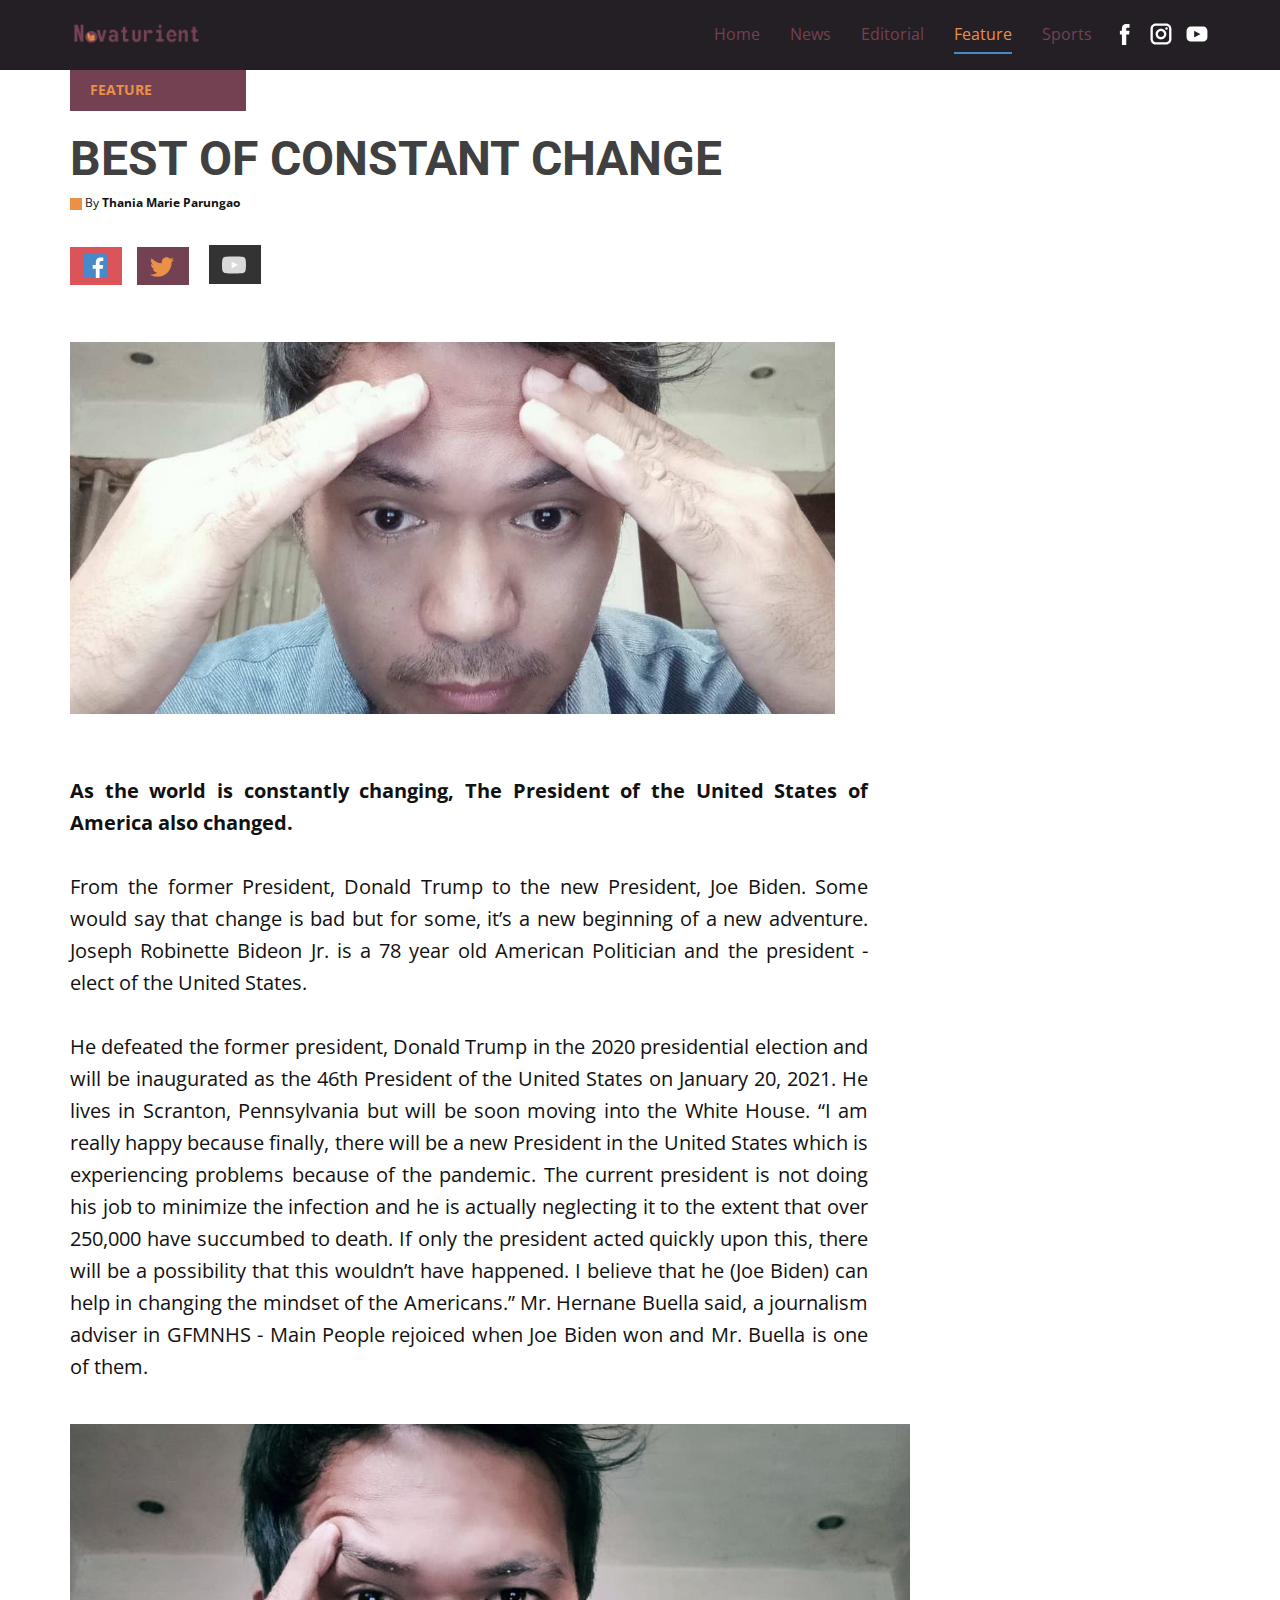
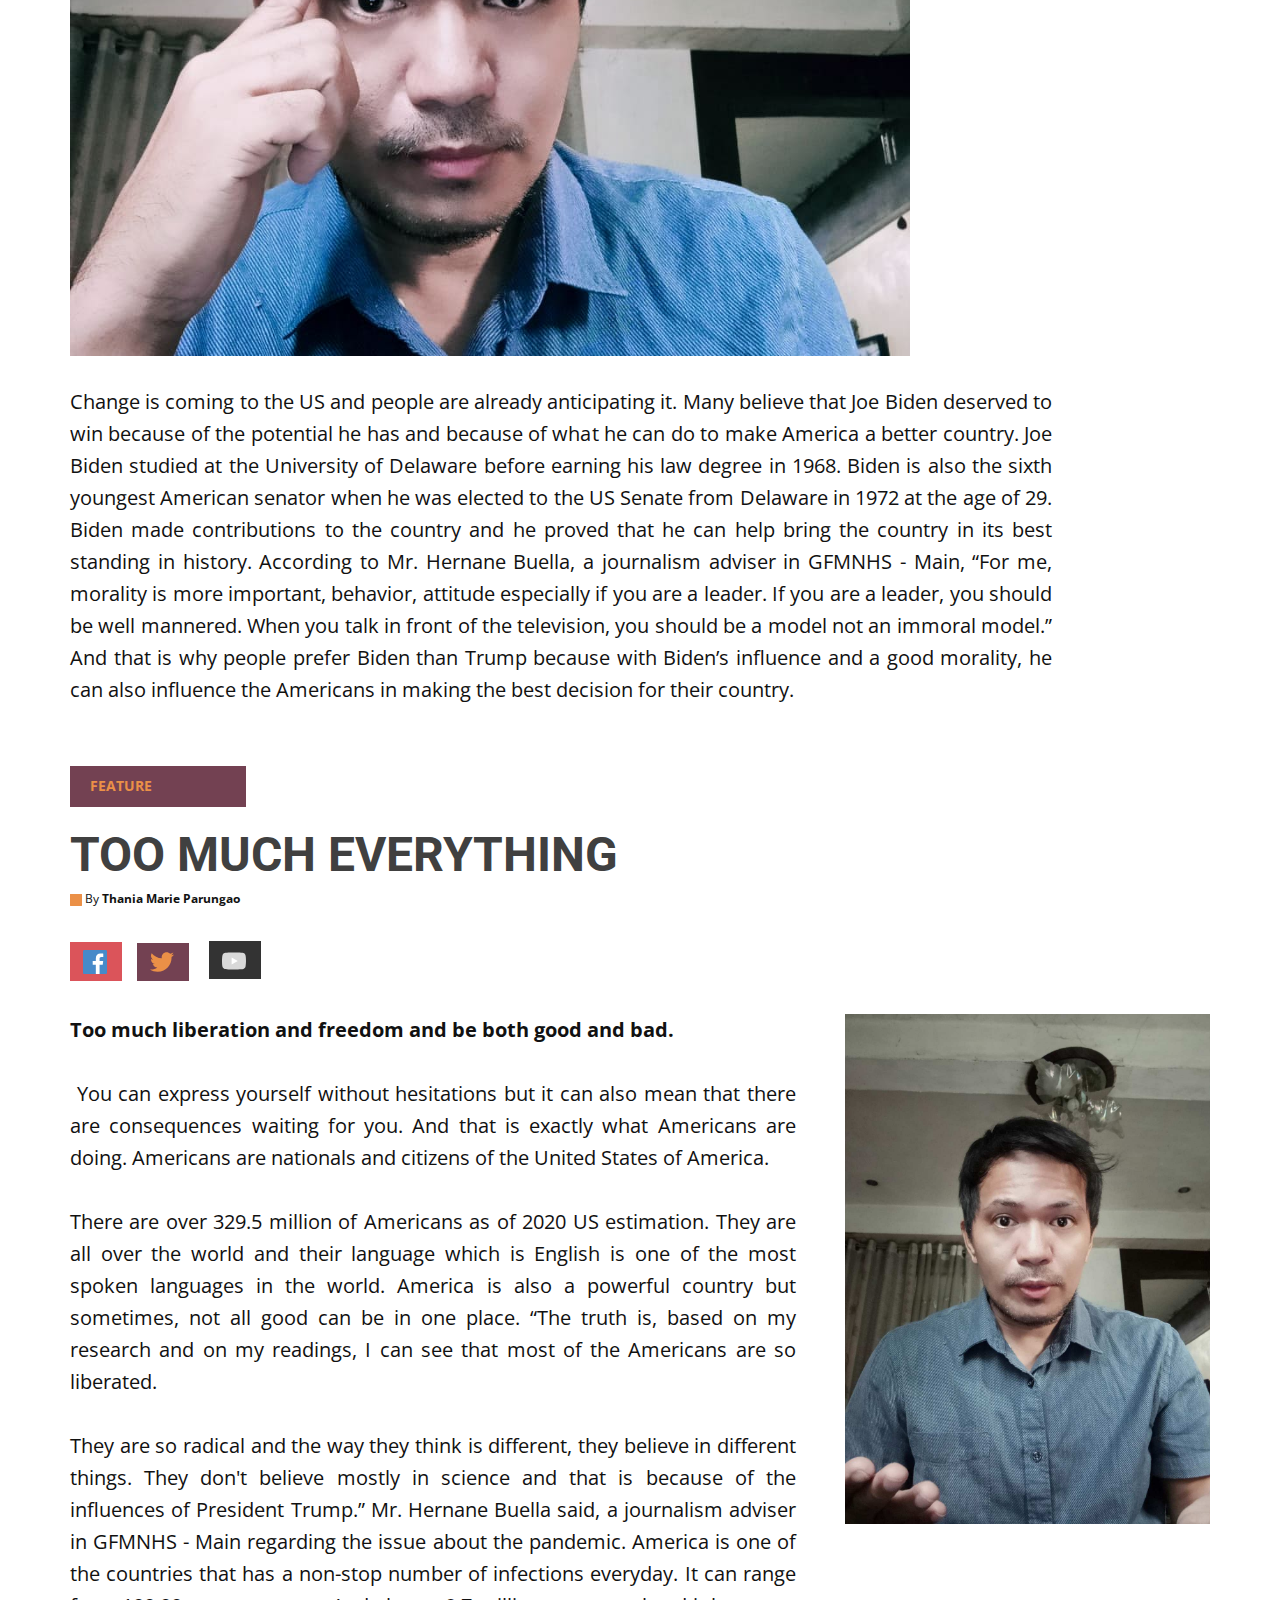
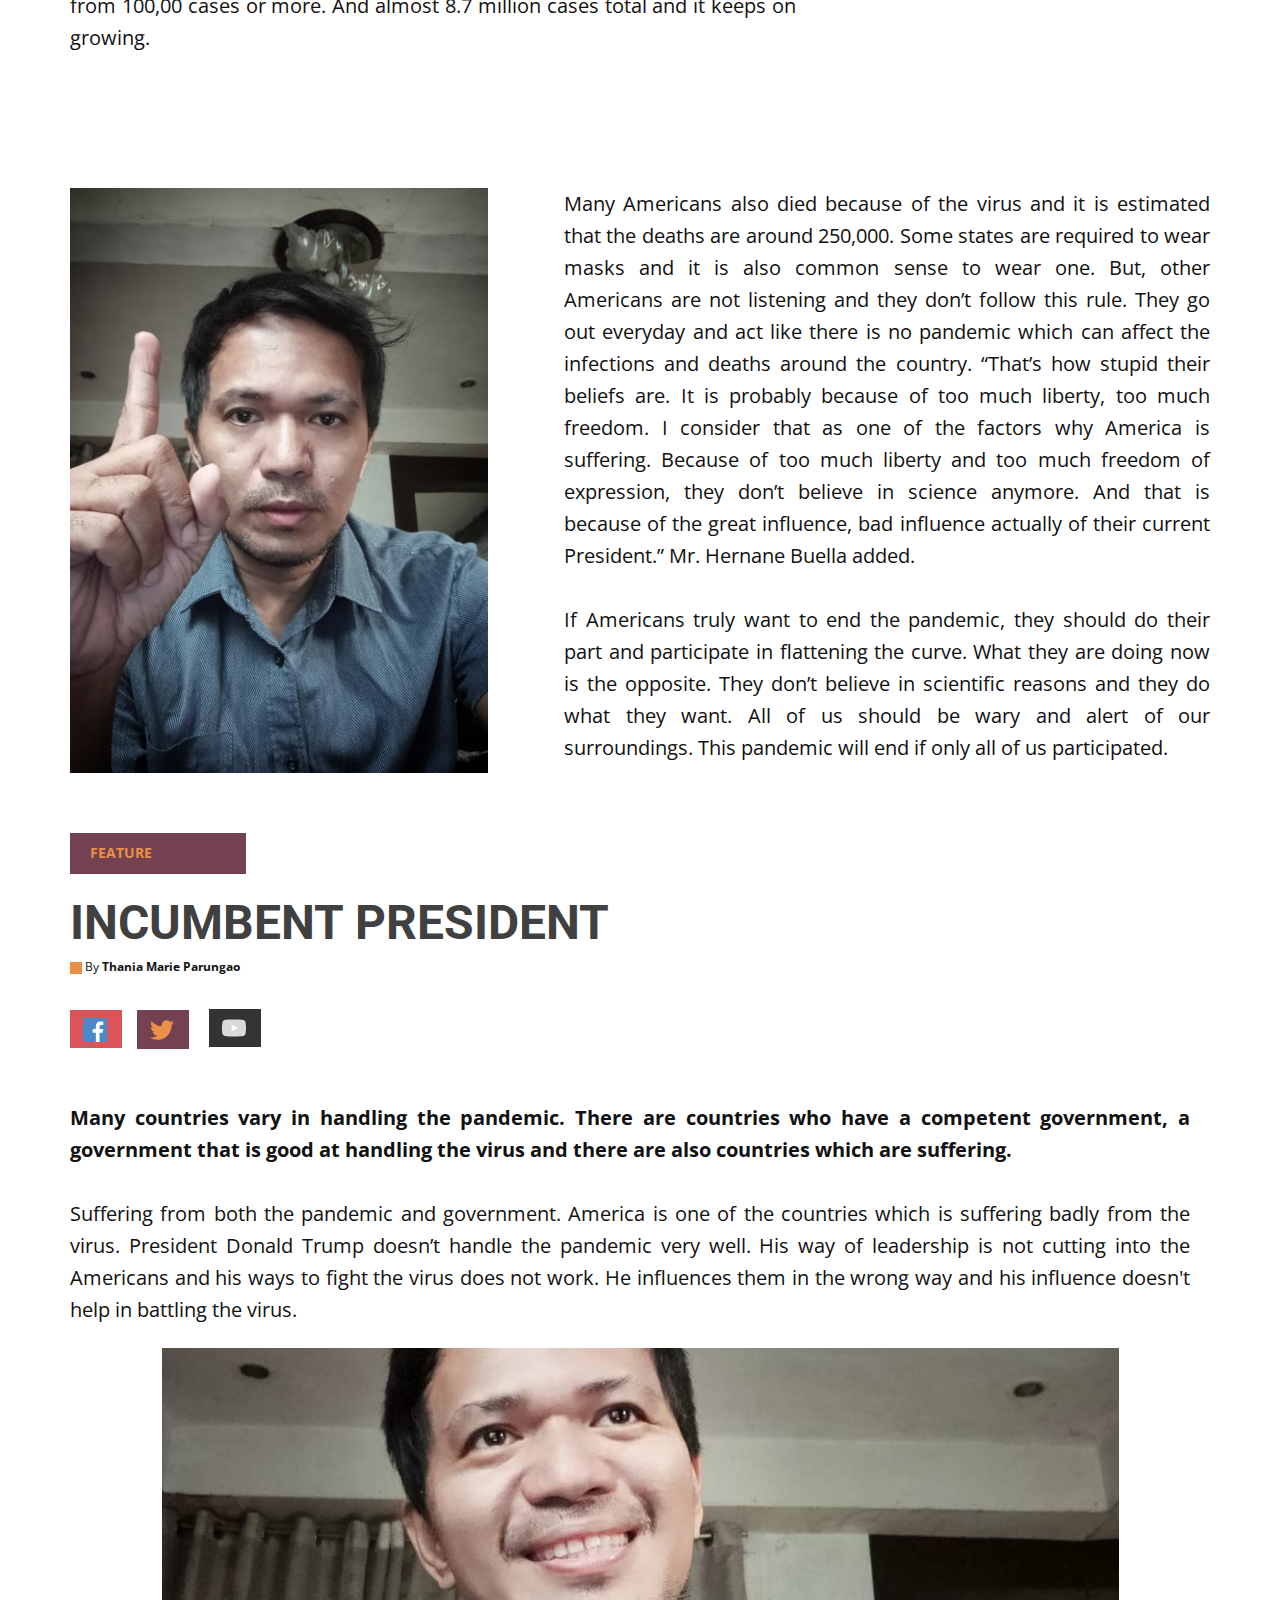
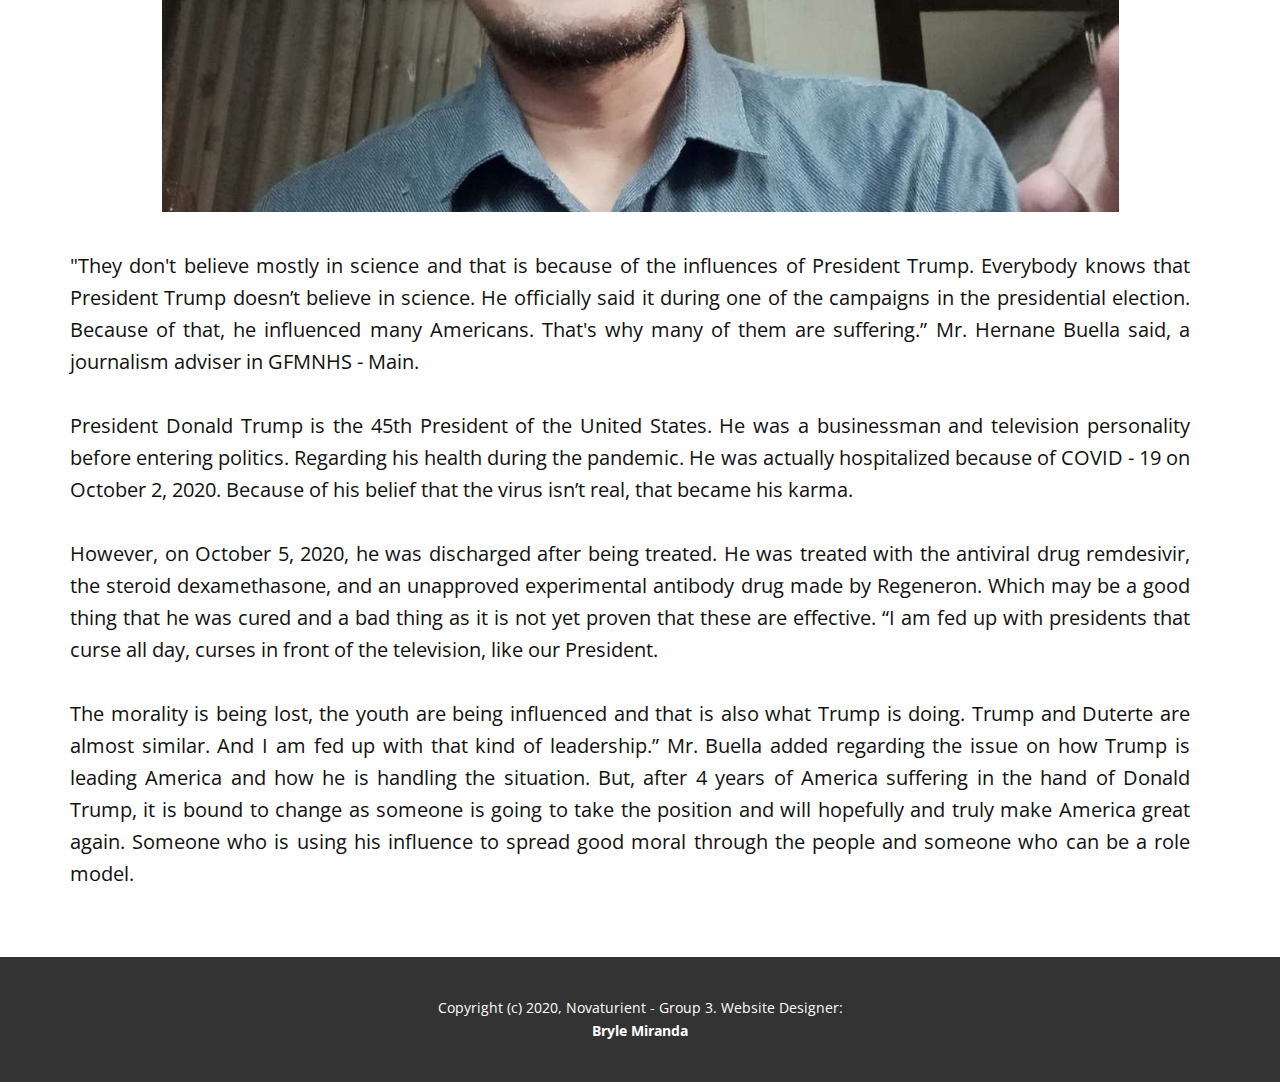
<file: Feature.html>
<!DOCTYPE html>
<html style="font-size: 16px;">
  <head>
    <meta name="viewport" content="width=device-width, initial-scale=1.0">
    <meta charset="utf-8">
    <meta name="keywords" content="Alyssa Valdez: Striking the ball">
    <meta name="description" content="">
    <meta name="page_type" content="np-template-header-footer-from-plugin">
    <title>Feature</title>
    <link rel="stylesheet" href="nicepage.css" media="screen">
<link rel="stylesheet" href="Feature.css" media="screen">
    <script class="u-script" type="text/javascript" src="jquery.js" defer=""></script>
    <script class="u-script" type="text/javascript" src="nicepage.js" defer=""></script>
    <meta name="generator" content="Nicepage 2.30.1, nicepage.com">
    <link id="u-theme-google-font" rel="stylesheet" href="https://fonts.googleapis.com/css?family=Roboto:100,100i,300,300i,400,400i,500,500i,700,700i,900,900i|Open+Sans:300,300i,400,400i,600,600i,700,700i,800,800i">
    
    
    
    
    
    <script type="application/ld+json">{
		"@context": "http://schema.org",
		"@type": "Organization",
		"name": "",
		"url": "index.html",
		"logo": "images/logo.png",
		"sameAs": [
				"https://facebook.com/novaturient",
				"https://www.instagram.com/novaturient",
				"https://youtube.com/"
		]
}</script>
    <meta property="og:title" content="Feature">
    <meta property="og:type" content="website">
    <meta name="theme-color" content="#478ac9">
    <link rel="canonical" href="index.html">
    <meta property="og:url" content="index.html">
  </head>
  <body class="u-body"><header class="u-align-center-sm u-align-center-xs u-clearfix u-custom-color-1 u-header u-sticky u-header" id="sec-b45b"><div class="u-clearfix u-sheet u-sheet-1">
        <a href="https://nicepage.com" class="u-image u-logo u-image-1" data-image-width="600" data-image-height="300">
          <img src="images/logo.png" class="u-logo-image u-logo-image-1" data-image-width="131.5716">
        </a>
        <div class="u-social-icons u-spacing-10 u-social-icons-1">
          <a class="u-social-url" target="_blank" href="https://facebook.com/novaturient"><span class="u-icon u-icon-circle u-social-facebook u-social-type-logo u-icon-1"><svg class="u-svg-link" preserveAspectRatio="xMidYMin slice" viewBox="0 0 112 112" style=""><use xmlns:xlink="http://www.w3.org/1999/xlink" xlink:href="#svg-4cc8"></use></svg><svg xmlns="http://www.w3.org/2000/svg" xmlns:xlink="http://www.w3.org/1999/xlink" version="1.1" xml:space="preserve" class="u-svg-content" viewBox="0 0 112 112" x="0px" y="0px" id="svg-4cc8"><path d="M75.5,28.8H65.4c-1.5,0-4,0.9-4,4.3v9.4h13.9l-1.5,15.8H61.4v45.1H42.8V58.3h-8.8V42.4h8.8V32.2 c0-7.4,3.4-18.8,18.8-18.8h13.8v15.4H75.5z"></path></svg></span>
          </a>
          <a class="u-social-url" target="_blank" href="https://www.instagram.com/novaturient"><span class="u-icon u-icon-circle u-social-instagram u-social-type-logo u-icon-2"><svg class="u-svg-link" preserveAspectRatio="xMidYMin slice" viewBox="0 0 112 112" style=""><use xmlns:xlink="http://www.w3.org/1999/xlink" xlink:href="#svg-c788"></use></svg><svg xmlns="http://www.w3.org/2000/svg" xmlns:xlink="http://www.w3.org/1999/xlink" version="1.1" xml:space="preserve" class="u-svg-content" viewBox="0 0 112 112" x="0px" y="0px" id="svg-c788"><path d="M55.9,32.9c-12.8,0-23.2,10.4-23.2,23.2s10.4,23.2,23.2,23.2s23.2-10.4,23.2-23.2S68.7,32.9,55.9,32.9z M55.9,69.4c-7.4,0-13.3-6-13.3-13.3c-0.1-7.4,6-13.3,13.3-13.3s13.3,6,13.3,13.3C69.3,63.5,63.3,69.4,55.9,69.4z"></path><path d="M79.7,26.8c-3,0-5.4,2.5-5.4,5.4s2.5,5.4,5.4,5.4c3,0,5.4-2.5,5.4-5.4S82.7,26.8,79.7,26.8z"></path><path d="M78.2,11H33.5C21,11,10.8,21.3,10.8,33.7v44.7c0,12.6,10.2,22.8,22.7,22.8h44.7c12.6,0,22.7-10.2,22.7-22.7 V33.7C100.8,21.1,90.6,11,78.2,11z M91,78.4c0,7.1-5.8,12.8-12.8,12.8H33.5c-7.1,0-12.8-5.8-12.8-12.8V33.7 c0-7.1,5.8-12.8,12.8-12.8h44.7c7.1,0,12.8,5.8,12.8,12.8V78.4z"></path></svg></span>
          </a>
          <a class="u-social-url" target="_blank" href="https://youtube.com/"><span class="u-icon u-icon-circle u-social-type-logo u-social-youtube u-icon-3"><svg class="u-svg-link" preserveAspectRatio="xMidYMin slice" viewBox="0 0 112 112" style=""><use xmlns:xlink="http://www.w3.org/1999/xlink" xlink:href="#svg-8d1d"></use></svg><svg xmlns="http://www.w3.org/2000/svg" xmlns:xlink="http://www.w3.org/1999/xlink" version="1.1" xml:space="preserve" class="u-svg-content" viewBox="0 0 112 112" x="0px" y="0px" id="svg-8d1d"><path d="M82.3,24H29.7C19.3,24,11,32.5,11,43v26.7c0,10.5,8.3,19,18.7,19h52.5c10.3,0,18.7-8.5,18.7-19V43 C101,32.5,92.7,24,82.3,24L82.3,24z M69.7,57.6L45.1,69.5c-0.7,0.2-1.4-0.2-1.4-0.8V44.1c0-0.7,0.8-1.3,1.4-0.8l24.6,12.6 C70.4,56.2,70.4,57.3,69.7,57.6L69.7,57.6z"></path></svg></span>
          </a>
        </div>
        <nav class="u-align-left u-menu u-menu-dropdown u-offcanvas u-menu-1">
          <div class="menu-collapse" style="font-size: 1rem;">
            <a class="u-button-style u-nav-link" href="#">
              <svg class="u-svg-link" preserveAspectRatio="xMidYMin slice" viewBox="0 0 302 302" style=""><use xmlns:xlink="http://www.w3.org/1999/xlink" xlink:href="#svg-8a8f"></use></svg>
              <svg xmlns="http://www.w3.org/2000/svg" xmlns:xlink="http://www.w3.org/1999/xlink" version="1.1" id="svg-8a8f" x="0px" y="0px" viewBox="0 0 302 302" style="enable-background:new 0 0 302 302;" xml:space="preserve" class="u-svg-content"><g><rect y="36" width="302" height="30"></rect><rect y="236" width="302" height="30"></rect><rect y="136" width="302" height="30"></rect>
</g><g></g><g></g><g></g><g></g><g></g><g></g><g></g><g></g><g></g><g></g><g></g><g></g><g></g><g></g><g></g></svg>
            </a>
          </div>
          <div class="u-custom-menu u-nav-container">
            <ul class="u-nav u-spacing-30 u-unstyled u-nav-1"><li class="u-nav-item"><a class="u-border-2 u-border-active-palette-1-base u-border-hover-palette-1-base u-border-no-left u-border-no-right u-border-no-top u-button-style u-nav-link u-text-active-custom-color-3 u-text-custom-color-2 u-text-hover-custom-color-3" href="Home.html" style="padding: 10px 0px;">Home</a>
</li><li class="u-nav-item"><a class="u-border-2 u-border-active-palette-1-base u-border-hover-palette-1-base u-border-no-left u-border-no-right u-border-no-top u-button-style u-nav-link u-text-active-custom-color-3 u-text-custom-color-2 u-text-hover-custom-color-3" href="News.html" style="padding: 10px 0px;">News</a>
</li><li class="u-nav-item"><a class="u-border-2 u-border-active-palette-1-base u-border-hover-palette-1-base u-border-no-left u-border-no-right u-border-no-top u-button-style u-nav-link u-text-active-custom-color-3 u-text-custom-color-2 u-text-hover-custom-color-3" href="Editorial.html" style="padding: 10px 0px;">Editorial</a>
</li><li class="u-nav-item"><a class="u-border-2 u-border-active-palette-1-base u-border-hover-palette-1-base u-border-no-left u-border-no-right u-border-no-top u-button-style u-nav-link u-text-active-custom-color-3 u-text-custom-color-2 u-text-hover-custom-color-3" href="Feature.html" style="padding: 10px 0px;">Feature</a>
</li><li class="u-nav-item"><a class="u-border-2 u-border-active-palette-1-base u-border-hover-palette-1-base u-border-no-left u-border-no-right u-border-no-top u-button-style u-nav-link u-text-active-custom-color-3 u-text-custom-color-2 u-text-hover-custom-color-3" href="Sports.html" style="padding: 10px 0px;">Sports</a>
</li></ul>
          </div>
          <div class="u-custom-menu u-nav-container-collapse">
            <div class="u-align-center u-black u-container-style u-inner-container-layout u-opacity u-opacity-95 u-sidenav">
              <div class="u-sidenav-overflow">
                <div class="u-menu-close"></div>
                <ul class="u-align-center u-nav u-popupmenu-items u-unstyled u-nav-2"><li class="u-nav-item"><a class="u-button-style u-nav-link" href="Home.html" style="padding: 10px 0px;">Home</a>
</li><li class="u-nav-item"><a class="u-button-style u-nav-link" href="News.html" style="padding: 10px 0px;">News</a>
</li><li class="u-nav-item"><a class="u-button-style u-nav-link" href="Editorial.html" style="padding: 10px 0px;">Editorial</a>
</li><li class="u-nav-item"><a class="u-button-style u-nav-link" href="Feature.html" style="padding: 10px 0px;">Feature</a>
</li><li class="u-nav-item"><a class="u-button-style u-nav-link" href="Sports.html" style="padding: 10px 0px;">Sports</a>
</li></ul>
              </div>
            </div>
            <div class="u-black u-menu-overlay u-opacity u-opacity-70"></div>
          </div>
        </nav>
      </div></header>
    <section class="u-clearfix u-section-1" id="sec-abbf">
      <div class="u-clearfix u-sheet u-sheet-1">
        <div class="u-container-style u-custom-color-2 u-group u-shape-rectangle u-group-1">
          <div class="u-container-layout u-container-layout-1"></div>
        </div>
        <p class="u-small-text u-text u-text-custom-color-3 u-text-font u-text-variant u-text-1"><b>FEATURE</b>
        </p>
        <h1 class="u-text u-text-default u-text-grey-75 u-text-2"><b style="">BEST OF CONSTANT CHANGE</b>
        </h1>
        <p class="u-text u-text-default u-text-3"><span class="u-icon u-text-custom-color-3"><svg xmlns="http://www.w3.org/2000/svg" xmlns:xlink="http://www.w3.org/1999/xlink" version="1.1" xml:space="preserve" class="u-svg-content" viewBox="0 0 506.1 506.1" style="width: 1em; height: 1em;" id="svg-3867"><path d="m489.609 0h-473.118c-9.108 0-16.491 7.383-16.491 16.491v473.118c0 9.107 7.383 16.491 16.491 16.491h473.119c9.107 0 16.49-7.383 16.49-16.491v-473.118c0-9.108-7.383-16.491-16.491-16.491z"></path></svg><img></span>&nbsp;By <b>Thania Marie Parungao</b>
        </p>
        <a href="https://novaturient.ml" class="u-btn u-button-style u-hover-palette-2-dark-1 u-palette-2-base u-btn-1"><span class="u-icon u-text-palette-1-base u-icon-2"><svg xmlns="http://www.w3.org/2000/svg" xmlns:xlink="http://www.w3.org/1999/xlink" version="1.1" xml:space="preserve" class="u-svg-content" viewBox="0 0 512 512" style="color: currentcolor; width: 1em; height: 1em;" id="svg-1010"><path d="m483.738281 0h-455.5c-15.597656.0078125-28.24218725 12.660156-28.238281 28.261719v455.5c.0078125 15.597656 12.660156 28.242187 28.261719 28.238281h455.476562c15.605469.003906 28.257813-12.644531 28.261719-28.25 0-.003906 0-.007812 0-.011719v-455.5c-.007812-15.597656-12.660156-28.24218725-28.261719-28.238281zm0 0" fill="currentColor"></path><path d="m353.5 512v-198h66.75l10-77.5h-76.75v-49.359375c0-22.386719 6.214844-37.640625 38.316406-37.640625h40.683594v-69.128906c-7.078125-.941406-31.363281-3.046875-59.621094-3.046875-59 0-99.378906 36-99.378906 102.140625v57.035156h-66.5v77.5h66.5v198zm0 0" fill="#fff"></path></svg><img></span>
        </a>
        <a href="https://novaturient.ml" class="u-btn u-button-style u-custom-color-2 u-hover-palette-2-dark-1 u-btn-2"><span class="u-icon u-text-custom-color-3 u-icon-3"><svg xmlns="http://www.w3.org/2000/svg" xmlns:xlink="http://www.w3.org/1999/xlink" version="1.1" xml:space="preserve" class="u-svg-content" viewBox="0 0 512 512" x="0px" y="0px" style="width: 1em; height: 1em;" id="svg-a2d6"><path style="fill:currentColor;" d="M512,97.248c-19.04,8.352-39.328,13.888-60.48,16.576c21.76-12.992,38.368-33.408,46.176-58.016  c-20.288,12.096-42.688,20.64-66.56,25.408C411.872,60.704,384.416,48,354.464,48c-58.112,0-104.896,47.168-104.896,104.992  c0,8.32,0.704,16.32,2.432,23.936c-87.264-4.256-164.48-46.08-216.352-109.792c-9.056,15.712-14.368,33.696-14.368,53.056  c0,36.352,18.72,68.576,46.624,87.232c-16.864-0.32-33.408-5.216-47.424-12.928c0,0.32,0,0.736,0,1.152  c0,51.008,36.384,93.376,84.096,103.136c-8.544,2.336-17.856,3.456-27.52,3.456c-6.72,0-13.504-0.384-19.872-1.792  c13.6,41.568,52.192,72.128,98.08,73.12c-35.712,27.936-81.056,44.768-130.144,44.768c-8.608,0-16.864-0.384-25.12-1.44  C46.496,446.88,101.6,464,161.024,464c193.152,0,298.752-160,298.752-298.688c0-4.64-0.16-9.12-0.384-13.568  C480.224,136.96,497.728,118.496,512,97.248z"></path></svg><img></span>
        </a>
        <a href="https://novaturient.ml" class="u-btn u-button-style u-grey-80 u-hover-grey-70 u-btn-3"><span class="u-icon u-text-grey-15 u-icon-4"><svg xmlns="http://www.w3.org/2000/svg" xmlns:xlink="http://www.w3.org/1999/xlink" version="1.1" xml:space="preserve" class="u-svg-content" viewBox="0 -77 512.00213 512" style="color: currentcolor; width: 1em; height: 1em;" id="svg-f0a8"><path d="m501.453125 56.09375c-5.902344-21.933594-23.195313-39.222656-45.125-45.128906-40.066406-10.964844-200.332031-10.964844-200.332031-10.964844s-160.261719 0-200.328125 10.546875c-21.507813 5.902344-39.222657 23.617187-45.125 45.546875-10.542969 40.0625-10.542969 123.148438-10.542969 123.148438s0 83.503906 10.542969 123.148437c5.90625 21.929687 23.195312 39.222656 45.128906 45.128906 40.484375 10.964844 200.328125 10.964844 200.328125 10.964844s160.261719 0 200.328125-10.546875c21.933594-5.902344 39.222656-23.195312 45.128906-45.125 10.542969-40.066406 10.542969-123.148438 10.542969-123.148438s.421875-83.507812-10.546875-123.570312zm0 0" fill="currentColor"></path><path d="m204.96875 256 133.269531-76.757812-133.269531-76.757813zm0 0" fill="#fff"></path></svg><img></span>
        </a>
        <img src="images/126156468_212308990455346_5150117438017392312_n.jpg" alt="" class="u-image u-image-default u-image-1" data-image-width="1200" data-image-height="1600">
        <p class="u-align-justify u-large-text u-text u-text-font u-text-variant u-text-4"><b>As the world is constantly changing, The President of the United States of America also changed.&nbsp;</b>
          <br>
          <br>From the former President, Donald Trump to the new President, Joe Biden. Some would say that change is bad but for some, it’s a new beginning of a new adventure. 
Joseph Robinette Bideon Jr. is a 78 year old  American Politician and the president - elect of the United States.&nbsp;<br>
          <br>He defeated the former president, Donald Trump in the 2020 presidential election and will be inaugurated as the 46th President of the United States on January 20, 2021. He lives in Scranton, Pennsylvania but will be soon moving into the White House. 
“I am really happy because finally, there will be a new President in the United States which is experiencing problems because of the pandemic. The current president is not doing his job to minimize the infection and he is actually neglecting it to the extent that over 250,000 have succumbed to death. If only the president acted quickly upon this, there will be a possibility that this wouldn’t have happened. I believe that he (Joe Biden) can help in changing the mindset of the Americans.” Mr. Hernane Buella said, a journalism adviser in GFMNHS - Main
People rejoiced when Joe Biden won and Mr. Buella is one of them.&nbsp;<br>
          <br>
        </p>
      </div>
    </section>
    <section class="u-clearfix u-section-2" id="sec-507e">
      <div class="u-clearfix u-sheet u-sheet-1">
        <img src="images/125962543_417709466024234_8741252989463447370_n.jpg" alt="" class="u-image u-image-default u-image-1" data-image-width="960" data-image-height="1280">
        <p class="u-align-justify u-large-text u-text u-text-font u-text-variant u-text-1">Change is coming to the US and people are already anticipating it. Many believe that Joe Biden deserved to win because of the potential he has and because of what he can do to make America a better country. Joe Biden studied at the University of Delaware before earning his law degree in 1968. Biden is also the sixth youngest American senator when he was elected to the US Senate from Delaware in 1972 at the age of 29. Biden made contributions to the country and he proved that he can help bring the country in its best standing in history. According to Mr. Hernane Buella, a journalism adviser in GFMNHS - Main, “For me, morality is more important, behavior, attitude especially if you are a leader. If you are a leader, you should be well mannered. When you talk in front of the television, you should be a model not an immoral model.” And that is why people prefer Biden than Trump because with Biden’s influence and a good morality, he can also influence the Americans in making the best decision for their country.</p>
      </div>
    </section>
    <section class="u-clearfix u-section-3" id="sec-fe1e">
      <div class="u-clearfix u-sheet u-sheet-1">
        <div class="u-container-style u-custom-color-2 u-group u-shape-rectangle u-group-1">
          <div class="u-container-layout u-container-layout-1"></div>
        </div>
        <p class="u-small-text u-text u-text-custom-color-3 u-text-font u-text-variant u-text-1"><b>FEATURE</b>
        </p>
        <h1 class="u-text u-text-default u-text-grey-75 u-text-2"><b style="">TOO MUCH EVERYTHING</b>
        </h1>
        <p class="u-text u-text-default u-text-3"><span class="u-icon u-text-custom-color-3"><svg xmlns="http://www.w3.org/2000/svg" xmlns:xlink="http://www.w3.org/1999/xlink" version="1.1" xml:space="preserve" class="u-svg-content" viewBox="0 0 506.1 506.1" style="width: 1em; height: 1em;" id="svg-659b"><path d="m489.609 0h-473.118c-9.108 0-16.491 7.383-16.491 16.491v473.118c0 9.107 7.383 16.491 16.491 16.491h473.119c9.107 0 16.49-7.383 16.49-16.491v-473.118c0-9.108-7.383-16.491-16.491-16.491z"></path></svg><img></span>&nbsp;By <b>Thania Marie Parungao</b>
        </p>
        <a href="https://nicepage.com" class="u-btn u-button-style u-hover-palette-2-dark-1 u-palette-2-base u-btn-1"><span class="u-icon u-text-palette-1-base u-icon-2"><svg xmlns="http://www.w3.org/2000/svg" xmlns:xlink="http://www.w3.org/1999/xlink" version="1.1" xml:space="preserve" class="u-svg-content" viewBox="0 0 512 512" style="color: currentcolor; width: 1em; height: 1em;" id="svg-f1f9"><path d="m483.738281 0h-455.5c-15.597656.0078125-28.24218725 12.660156-28.238281 28.261719v455.5c.0078125 15.597656 12.660156 28.242187 28.261719 28.238281h455.476562c15.605469.003906 28.257813-12.644531 28.261719-28.25 0-.003906 0-.007812 0-.011719v-455.5c-.007812-15.597656-12.660156-28.24218725-28.261719-28.238281zm0 0" fill="currentColor"></path><path d="m353.5 512v-198h66.75l10-77.5h-76.75v-49.359375c0-22.386719 6.214844-37.640625 38.316406-37.640625h40.683594v-69.128906c-7.078125-.941406-31.363281-3.046875-59.621094-3.046875-59 0-99.378906 36-99.378906 102.140625v57.035156h-66.5v77.5h66.5v198zm0 0" fill="#fff"></path></svg><img></span>
        </a>
        <a href="https://nicepage.com" class="u-btn u-button-style u-custom-color-2 u-hover-palette-2-dark-1 u-btn-2"><span class="u-icon u-text-custom-color-3 u-icon-3"><svg xmlns="http://www.w3.org/2000/svg" xmlns:xlink="http://www.w3.org/1999/xlink" version="1.1" xml:space="preserve" class="u-svg-content" viewBox="0 0 512 512" x="0px" y="0px" style="width: 1em; height: 1em;" id="svg-f767"><path style="fill:currentColor;" d="M512,97.248c-19.04,8.352-39.328,13.888-60.48,16.576c21.76-12.992,38.368-33.408,46.176-58.016  c-20.288,12.096-42.688,20.64-66.56,25.408C411.872,60.704,384.416,48,354.464,48c-58.112,0-104.896,47.168-104.896,104.992  c0,8.32,0.704,16.32,2.432,23.936c-87.264-4.256-164.48-46.08-216.352-109.792c-9.056,15.712-14.368,33.696-14.368,53.056  c0,36.352,18.72,68.576,46.624,87.232c-16.864-0.32-33.408-5.216-47.424-12.928c0,0.32,0,0.736,0,1.152  c0,51.008,36.384,93.376,84.096,103.136c-8.544,2.336-17.856,3.456-27.52,3.456c-6.72,0-13.504-0.384-19.872-1.792  c13.6,41.568,52.192,72.128,98.08,73.12c-35.712,27.936-81.056,44.768-130.144,44.768c-8.608,0-16.864-0.384-25.12-1.44  C46.496,446.88,101.6,464,161.024,464c193.152,0,298.752-160,298.752-298.688c0-4.64-0.16-9.12-0.384-13.568  C480.224,136.96,497.728,118.496,512,97.248z"></path></svg><img></span>
        </a>
        <a href="https://nicepage.com" class="u-btn u-button-style u-grey-80 u-hover-grey-70 u-btn-3"><span class="u-icon u-text-grey-15 u-icon-4"><svg xmlns="http://www.w3.org/2000/svg" xmlns:xlink="http://www.w3.org/1999/xlink" version="1.1" xml:space="preserve" class="u-svg-content" viewBox="0 -77 512.00213 512" style="color: currentcolor; width: 1em; height: 1em;" id="svg-a7ab"><path d="m501.453125 56.09375c-5.902344-21.933594-23.195313-39.222656-45.125-45.128906-40.066406-10.964844-200.332031-10.964844-200.332031-10.964844s-160.261719 0-200.328125 10.546875c-21.507813 5.902344-39.222657 23.617187-45.125 45.546875-10.542969 40.0625-10.542969 123.148438-10.542969 123.148438s0 83.503906 10.542969 123.148437c5.90625 21.929687 23.195312 39.222656 45.128906 45.128906 40.484375 10.964844 200.328125 10.964844 200.328125 10.964844s160.261719 0 200.328125-10.546875c21.933594-5.902344 39.222656-23.195312 45.128906-45.125 10.542969-40.066406 10.542969-123.148438 10.542969-123.148438s.421875-83.507812-10.546875-123.570312zm0 0" fill="currentColor"></path><path d="m204.96875 256 133.269531-76.757812-133.269531-76.757813zm0 0" fill="#fff"></path></svg><img></span>
        </a>
        <p class="u-align-justify u-large-text u-text u-text-font u-text-variant u-text-4"><b>Too much liberation and freedom and be both good and bad.<br></b>
          <br>&nbsp;You can express yourself without hesitations but it can also mean that there are consequences waiting for you. And that is exactly what Americans are doing. 
Americans are nationals and citizens of the United States of America.&nbsp;<br>
          <br>There are over 329.5 million of Americans as of 2020 US estimation. They are all over the world and their language which is English is one of the most spoken languages in the world. America is also a powerful country but sometimes, not all good can be in one place.
“The truth is, based on my research and on my readings, I can see that most of the Americans are so liberated.&nbsp;<br>
          <br>They are so radical and the way they think is different, they believe in different things. They don't believe mostly in science and that is because of the influences of President Trump.”  Mr. Hernane Buella said, a journalism adviser in GFMNHS - Main regarding the issue about the pandemic. 
America is one of the countries that has a non-stop number of infections everyday. It can range from 100,00 cases or more. And almost 8.7 million cases total and it keeps on growing.&nbsp;<br>
          <br>
          <br>
        </p>
        <img src="images/126323682_200525671600787_8498317942413919070_n.jpg" alt="" class="u-image u-image-default u-image-1" data-image-width="1200" data-image-height="1600">
        <p class="u-align-justify u-large-text u-text u-text-font u-text-variant u-text-5">Many Americans also died because of the virus and it is estimated that the deaths are around 250,000. Some states are required to wear masks and it is also common sense to wear one. But, other Americans are not listening and they don’t follow this rule. They go out everyday and act like there is no pandemic which can affect the infections and deaths around the country. “That’s how stupid their beliefs are. It is probably because of too much liberty, too much freedom. I consider that as one of the factors why America is suffering. Because of too much liberty and too much freedom of expression, they don’t believe in science anymore. And that is because of the great influence, bad influence actually of their current President.” Mr. Hernane Buella added.&nbsp;<br>
          <br>If Americans truly want to end the pandemic, they should do their part and participate in flattening the curve. What they are doing now is the opposite. They don’t believe in scientific reasons and they do what they want. All of us should be wary and alert of our surroundings. This pandemic will end if only all of us participated.
        </p>
        <img src="images/125985093_392971715383392_3287796193108276565_n.jpg" alt="" class="u-image u-image-default u-image-2" data-image-width="486" data-image-height="608">
      </div>
    </section>
    <section class="u-align-left u-clearfix u-section-4" id="sec-4155">
      <div class="u-clearfix u-sheet u-sheet-1">
        <div class="u-container-style u-custom-color-2 u-group u-shape-rectangle u-group-1">
          <div class="u-container-layout u-container-layout-1"></div>
        </div>
        <p class="u-small-text u-text u-text-custom-color-3 u-text-font u-text-variant u-text-1"><b>FEATURE</b>
        </p>
        <h1 class="u-text u-text-default u-text-grey-75 u-text-2"><b>INCUMBENT PRESIDENT</b>
          <br>
        </h1>
        <p class="u-text u-text-default u-text-3"><span class="u-icon u-text-custom-color-3"><svg xmlns="http://www.w3.org/2000/svg" xmlns:xlink="http://www.w3.org/1999/xlink" version="1.1" xml:space="preserve" class="u-svg-content" viewBox="0 0 506.1 506.1" style="width: 1em; height: 1em;" id="svg-b816"><path d="m489.609 0h-473.118c-9.108 0-16.491 7.383-16.491 16.491v473.118c0 9.107 7.383 16.491 16.491 16.491h473.119c9.107 0 16.49-7.383 16.49-16.491v-473.118c0-9.108-7.383-16.491-16.491-16.491z"></path></svg><img></span>&nbsp;By <b>Thania Marie Parungao</b>
        </p>
        <a href="https://nicepage.com" class="u-btn u-button-style u-hover-palette-2-dark-1 u-palette-2-base u-btn-1"><span class="u-icon u-text-palette-1-base u-icon-2"><svg xmlns="http://www.w3.org/2000/svg" xmlns:xlink="http://www.w3.org/1999/xlink" version="1.1" xml:space="preserve" class="u-svg-content" viewBox="0 0 512 512" style="color: currentcolor; width: 1em; height: 1em;" id="svg-766d"><path d="m483.738281 0h-455.5c-15.597656.0078125-28.24218725 12.660156-28.238281 28.261719v455.5c.0078125 15.597656 12.660156 28.242187 28.261719 28.238281h455.476562c15.605469.003906 28.257813-12.644531 28.261719-28.25 0-.003906 0-.007812 0-.011719v-455.5c-.007812-15.597656-12.660156-28.24218725-28.261719-28.238281zm0 0" fill="currentColor"></path><path d="m353.5 512v-198h66.75l10-77.5h-76.75v-49.359375c0-22.386719 6.214844-37.640625 38.316406-37.640625h40.683594v-69.128906c-7.078125-.941406-31.363281-3.046875-59.621094-3.046875-59 0-99.378906 36-99.378906 102.140625v57.035156h-66.5v77.5h66.5v198zm0 0" fill="#fff"></path></svg><img></span>
        </a>
        <a href="https://nicepage.com" class="u-btn u-button-style u-custom-color-2 u-hover-palette-2-dark-1 u-btn-2"><span class="u-icon u-text-custom-color-3 u-icon-3"><svg xmlns="http://www.w3.org/2000/svg" xmlns:xlink="http://www.w3.org/1999/xlink" version="1.1" xml:space="preserve" class="u-svg-content" viewBox="0 0 512 512" x="0px" y="0px" style="width: 1em; height: 1em;" id="svg-2343"><path style="fill:currentColor;" d="M512,97.248c-19.04,8.352-39.328,13.888-60.48,16.576c21.76-12.992,38.368-33.408,46.176-58.016  c-20.288,12.096-42.688,20.64-66.56,25.408C411.872,60.704,384.416,48,354.464,48c-58.112,0-104.896,47.168-104.896,104.992  c0,8.32,0.704,16.32,2.432,23.936c-87.264-4.256-164.48-46.08-216.352-109.792c-9.056,15.712-14.368,33.696-14.368,53.056  c0,36.352,18.72,68.576,46.624,87.232c-16.864-0.32-33.408-5.216-47.424-12.928c0,0.32,0,0.736,0,1.152  c0,51.008,36.384,93.376,84.096,103.136c-8.544,2.336-17.856,3.456-27.52,3.456c-6.72,0-13.504-0.384-19.872-1.792  c13.6,41.568,52.192,72.128,98.08,73.12c-35.712,27.936-81.056,44.768-130.144,44.768c-8.608,0-16.864-0.384-25.12-1.44  C46.496,446.88,101.6,464,161.024,464c193.152,0,298.752-160,298.752-298.688c0-4.64-0.16-9.12-0.384-13.568  C480.224,136.96,497.728,118.496,512,97.248z"></path></svg><img></span>
        </a>
        <a href="https://nicepage.com" class="u-btn u-button-style u-grey-80 u-hover-grey-70 u-btn-3"><span class="u-icon u-text-grey-15 u-icon-4"><svg xmlns="http://www.w3.org/2000/svg" xmlns:xlink="http://www.w3.org/1999/xlink" version="1.1" xml:space="preserve" class="u-svg-content" viewBox="0 -77 512.00213 512" style="color: currentcolor; width: 1em; height: 1em;" id="svg-0783"><path d="m501.453125 56.09375c-5.902344-21.933594-23.195313-39.222656-45.125-45.128906-40.066406-10.964844-200.332031-10.964844-200.332031-10.964844s-160.261719 0-200.328125 10.546875c-21.507813 5.902344-39.222657 23.617187-45.125 45.546875-10.542969 40.0625-10.542969 123.148438-10.542969 123.148438s0 83.503906 10.542969 123.148437c5.90625 21.929687 23.195312 39.222656 45.128906 45.128906 40.484375 10.964844 200.328125 10.964844 200.328125 10.964844s160.261719 0 200.328125-10.546875c21.933594-5.902344 39.222656-23.195312 45.128906-45.125 10.542969-40.066406 10.542969-123.148438 10.542969-123.148438s.421875-83.507812-10.546875-123.570312zm0 0" fill="currentColor"></path><path d="m204.96875 256 133.269531-76.757812-133.269531-76.757813zm0 0" fill="#fff"></path></svg><img></span>
        </a>
        <p class="u-align-justify u-large-text u-text u-text-font u-text-variant u-text-4"><b>Many countries vary in handling the pandemic. There are countries who have a competent government, a government that is good at handling the virus and there are also countries which are suffering.&nbsp;&nbsp;</b>
          <br>
          <br>Suffering from both the pandemic and government. America is one of the countries which is suffering badly from the virus.
President Donald Trump doesn’t handle the pandemic very well. His way of leadership is not cutting into the Americans and his ways to fight the virus does not work. He influences them in the wrong way and his influence doesn't help in battling the virus.&nbsp;<br>
        </p>
        <img src="images/125792077_395706415114485_766238184423170427_n.jpg" alt="" class="u-image u-image-default u-image-1" data-image-width="1200" data-image-height="1600">
        <p class="u-align-justify u-large-text u-text u-text-font u-text-variant u-text-5">"They don't believe mostly in science and that is because of the influences of President Trump. Everybody knows that President Trump doesn’t believe in science. He officially said it during one of the campaigns in the presidential election. Because of that, he influenced many Americans. That's why many of them are suffering.” Mr. Hernane Buella said, a journalism adviser in GFMNHS - Main.<br>
          <br>President Donald Trump is the 45th President of the United States. He was a businessman and television personality before entering politics. Regarding his health during the pandemic. He was actually hospitalized because of COVID - 19 on October 2, 2020. Because of his belief that the virus isn’t real, that became his karma.&nbsp;<br>
          <br>However, on October 5, 2020, he was discharged after being treated. He was treated with the antiviral drug remdesivir, the steroid dexamethasone, and an unapproved experimental antibody drug made by Regeneron. Which may be a good thing that he was cured and a bad thing as it is not yet proven that these are effective. “I am fed up with presidents that curse all day, curses in front of the television, like our President.&nbsp;<br>
          <br>The morality is being lost, the youth are being influenced and that is also what Trump is doing. Trump and Duterte are almost similar. And I am fed up with that kind of leadership.” Mr. Buella added regarding the issue on how Trump is leading America and how he is handling the situation. But, after 4 years of America suffering in the hand of Donald Trump, it is bound to change as someone is going to take the position and will hopefully and truly make America great again. Someone who is using his influence to spread good moral through the people and someone who can be a role model.
        </p>
      </div>
    </section>
    
    
    <footer class="u-align-center u-clearfix u-footer u-grey-80 u-footer" id="sec-0dd9"><div class="u-clearfix u-sheet u-sheet-1">
        <p class="u-small-text u-text u-text-variant u-text-1">Copyright (c) 2020, Novaturient - Group 3. Website Designer: <strong>Bryle Miranda</strong></p>
      </div></footer>
  </body>
</html>
</file>
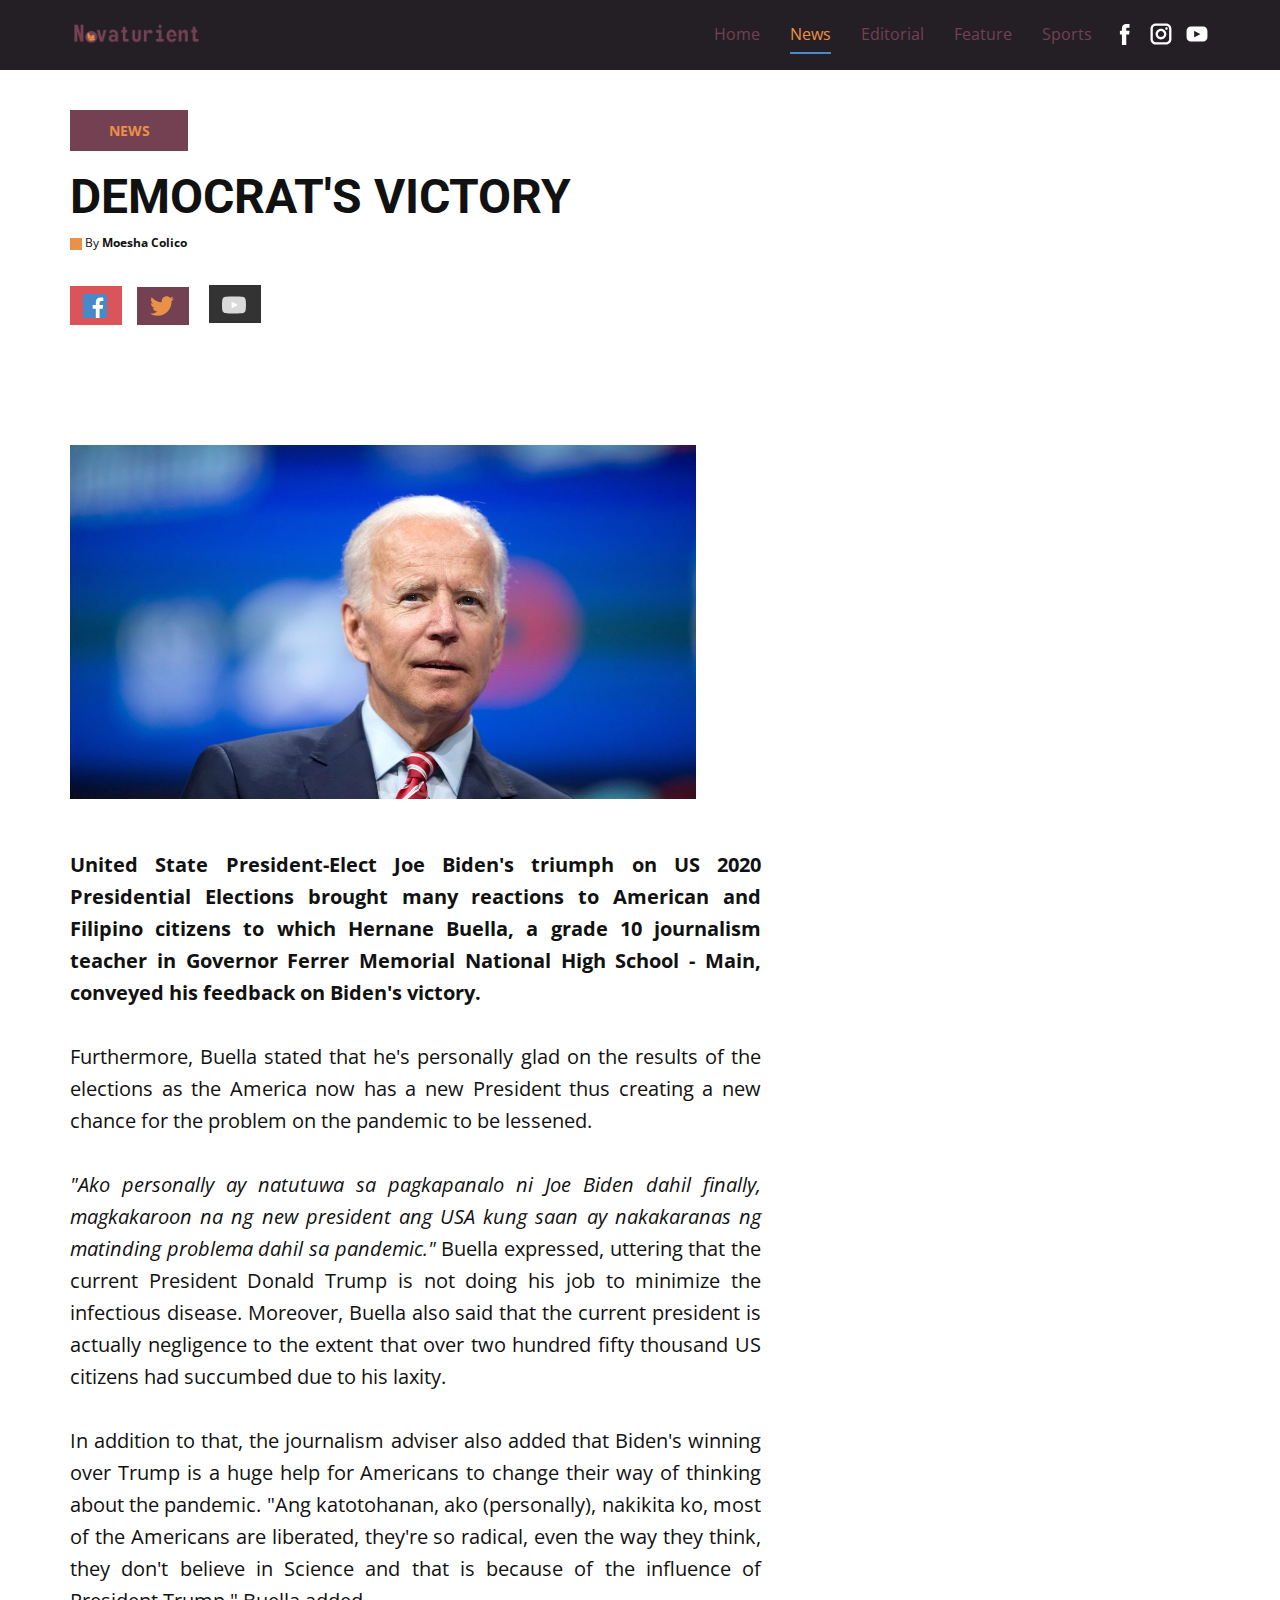
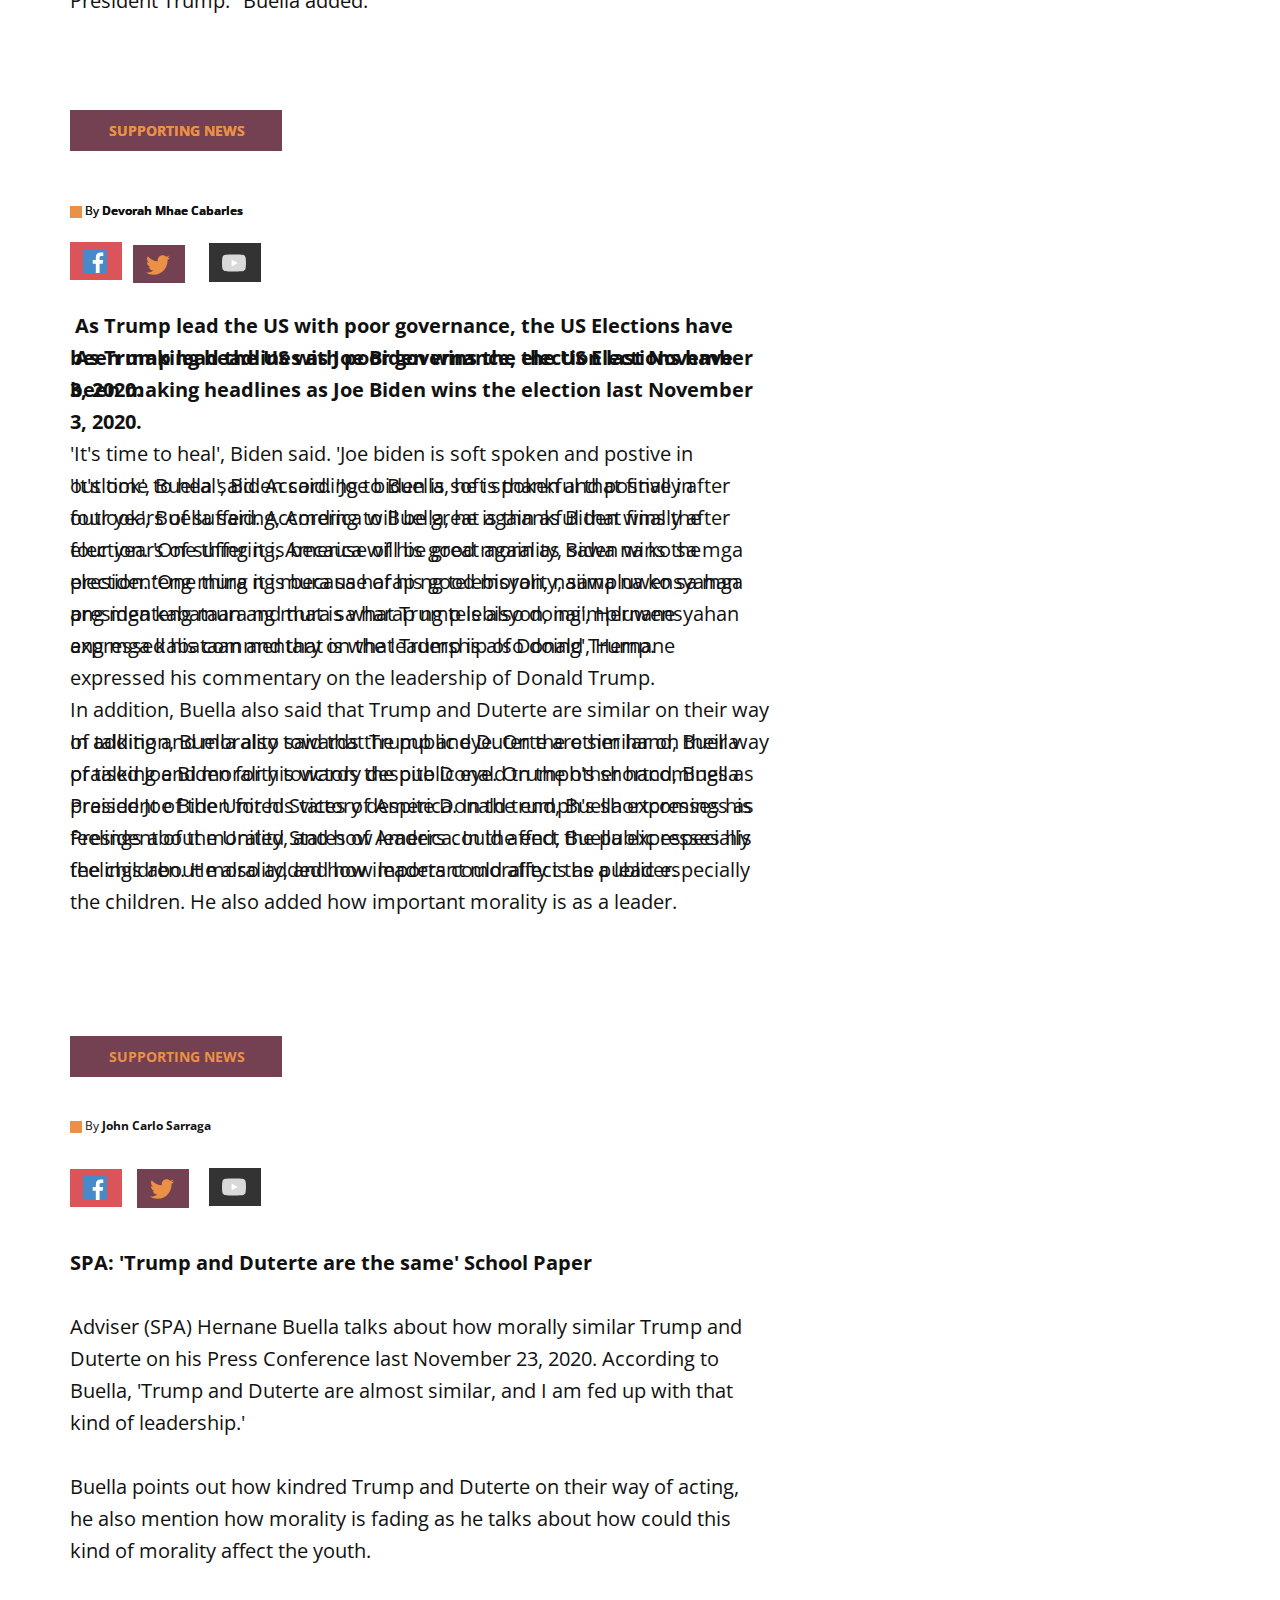
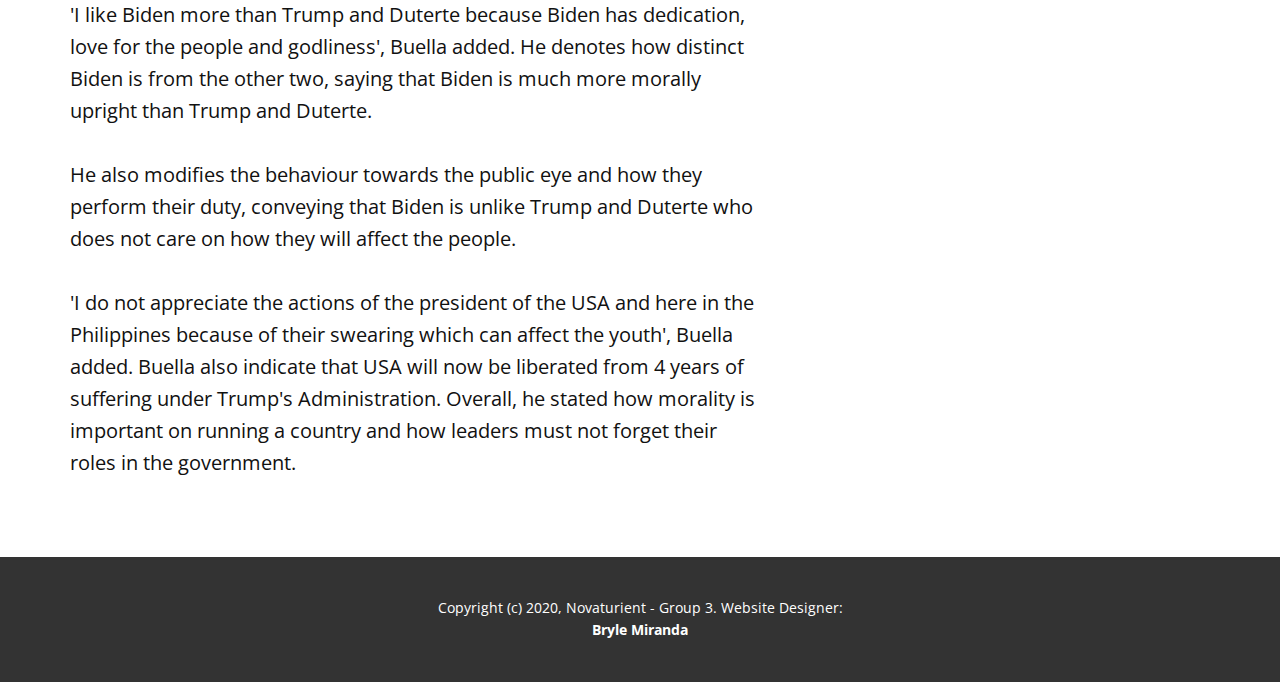
<file: News.html>
<!DOCTYPE html>
<html style="font-size: 16px;">
  <head>
    <meta name="viewport" content="width=device-width, initial-scale=1.0">
    <meta charset="utf-8">
    <meta name="keywords" content="DEMOCRAT'S VICTORY">
    <meta name="description" content="">
    <meta name="page_type" content="np-template-header-footer-from-plugin">
    <title>News</title>
    <link rel="stylesheet" href="nicepage.css" media="screen">
<link rel="stylesheet" href="News.css" media="screen">
    <script class="u-script" type="text/javascript" src="jquery.js" defer=""></script>
    <script class="u-script" type="text/javascript" src="nicepage.js" defer=""></script>
    <meta name="generator" content="Nicepage 2.30.1, nicepage.com">
    <link id="u-theme-google-font" rel="stylesheet" href="https://fonts.googleapis.com/css?family=Roboto:100,100i,300,300i,400,400i,500,500i,700,700i,900,900i|Open+Sans:300,300i,400,400i,600,600i,700,700i,800,800i">
    
    
    
    
    <script type="application/ld+json">{
		"@context": "http://schema.org",
		"@type": "Organization",
		"name": "",
		"url": "index.html",
		"logo": "images/logo.png",
		"sameAs": [
				"https://facebook.com/novaturient",
				"https://www.instagram.com/novaturient",
				"https://youtube.com/"
		]
}</script>
    <meta property="og:title" content="News">
    <meta property="og:type" content="website">
    <meta name="theme-color" content="#478ac9">
    <link rel="canonical" href="index.html">
    <meta property="og:url" content="index.html">
  </head>
  <body class="u-body"><header class="u-align-center-sm u-align-center-xs u-clearfix u-custom-color-1 u-header u-sticky u-header" id="sec-b45b"><div class="u-clearfix u-sheet u-sheet-1">
        <a href="https://nicepage.com" class="u-image u-logo u-image-1" data-image-width="600" data-image-height="300">
          <img src="images/logo.png" class="u-logo-image u-logo-image-1" data-image-width="131.5716">
        </a>
        <div class="u-social-icons u-spacing-10 u-social-icons-1">
          <a class="u-social-url" target="_blank" href="https://facebook.com/novaturient"><span class="u-icon u-icon-circle u-social-facebook u-social-type-logo u-icon-1"><svg class="u-svg-link" preserveAspectRatio="xMidYMin slice" viewBox="0 0 112 112" style=""><use xmlns:xlink="http://www.w3.org/1999/xlink" xlink:href="#svg-4cc8"></use></svg><svg xmlns="http://www.w3.org/2000/svg" xmlns:xlink="http://www.w3.org/1999/xlink" version="1.1" xml:space="preserve" class="u-svg-content" viewBox="0 0 112 112" x="0px" y="0px" id="svg-4cc8"><path d="M75.5,28.8H65.4c-1.5,0-4,0.9-4,4.3v9.4h13.9l-1.5,15.8H61.4v45.1H42.8V58.3h-8.8V42.4h8.8V32.2 c0-7.4,3.4-18.8,18.8-18.8h13.8v15.4H75.5z"></path></svg></span>
          </a>
          <a class="u-social-url" target="_blank" href="https://www.instagram.com/novaturient"><span class="u-icon u-icon-circle u-social-instagram u-social-type-logo u-icon-2"><svg class="u-svg-link" preserveAspectRatio="xMidYMin slice" viewBox="0 0 112 112" style=""><use xmlns:xlink="http://www.w3.org/1999/xlink" xlink:href="#svg-c788"></use></svg><svg xmlns="http://www.w3.org/2000/svg" xmlns:xlink="http://www.w3.org/1999/xlink" version="1.1" xml:space="preserve" class="u-svg-content" viewBox="0 0 112 112" x="0px" y="0px" id="svg-c788"><path d="M55.9,32.9c-12.8,0-23.2,10.4-23.2,23.2s10.4,23.2,23.2,23.2s23.2-10.4,23.2-23.2S68.7,32.9,55.9,32.9z M55.9,69.4c-7.4,0-13.3-6-13.3-13.3c-0.1-7.4,6-13.3,13.3-13.3s13.3,6,13.3,13.3C69.3,63.5,63.3,69.4,55.9,69.4z"></path><path d="M79.7,26.8c-3,0-5.4,2.5-5.4,5.4s2.5,5.4,5.4,5.4c3,0,5.4-2.5,5.4-5.4S82.7,26.8,79.7,26.8z"></path><path d="M78.2,11H33.5C21,11,10.8,21.3,10.8,33.7v44.7c0,12.6,10.2,22.8,22.7,22.8h44.7c12.6,0,22.7-10.2,22.7-22.7 V33.7C100.8,21.1,90.6,11,78.2,11z M91,78.4c0,7.1-5.8,12.8-12.8,12.8H33.5c-7.1,0-12.8-5.8-12.8-12.8V33.7 c0-7.1,5.8-12.8,12.8-12.8h44.7c7.1,0,12.8,5.8,12.8,12.8V78.4z"></path></svg></span>
          </a>
          <a class="u-social-url" target="_blank" href="https://youtube.com/"><span class="u-icon u-icon-circle u-social-type-logo u-social-youtube u-icon-3"><svg class="u-svg-link" preserveAspectRatio="xMidYMin slice" viewBox="0 0 112 112" style=""><use xmlns:xlink="http://www.w3.org/1999/xlink" xlink:href="#svg-8d1d"></use></svg><svg xmlns="http://www.w3.org/2000/svg" xmlns:xlink="http://www.w3.org/1999/xlink" version="1.1" xml:space="preserve" class="u-svg-content" viewBox="0 0 112 112" x="0px" y="0px" id="svg-8d1d"><path d="M82.3,24H29.7C19.3,24,11,32.5,11,43v26.7c0,10.5,8.3,19,18.7,19h52.5c10.3,0,18.7-8.5,18.7-19V43 C101,32.5,92.7,24,82.3,24L82.3,24z M69.7,57.6L45.1,69.5c-0.7,0.2-1.4-0.2-1.4-0.8V44.1c0-0.7,0.8-1.3,1.4-0.8l24.6,12.6 C70.4,56.2,70.4,57.3,69.7,57.6L69.7,57.6z"></path></svg></span>
          </a>
        </div>
        <nav class="u-align-left u-menu u-menu-dropdown u-offcanvas u-menu-1">
          <div class="menu-collapse" style="font-size: 1rem;">
            <a class="u-button-style u-nav-link" href="#">
              <svg class="u-svg-link" preserveAspectRatio="xMidYMin slice" viewBox="0 0 302 302" style=""><use xmlns:xlink="http://www.w3.org/1999/xlink" xlink:href="#svg-8a8f"></use></svg>
              <svg xmlns="http://www.w3.org/2000/svg" xmlns:xlink="http://www.w3.org/1999/xlink" version="1.1" id="svg-8a8f" x="0px" y="0px" viewBox="0 0 302 302" style="enable-background:new 0 0 302 302;" xml:space="preserve" class="u-svg-content"><g><rect y="36" width="302" height="30"></rect><rect y="236" width="302" height="30"></rect><rect y="136" width="302" height="30"></rect>
</g><g></g><g></g><g></g><g></g><g></g><g></g><g></g><g></g><g></g><g></g><g></g><g></g><g></g><g></g><g></g></svg>
            </a>
          </div>
          <div class="u-custom-menu u-nav-container">
            <ul class="u-nav u-spacing-30 u-unstyled u-nav-1"><li class="u-nav-item"><a class="u-border-2 u-border-active-palette-1-base u-border-hover-palette-1-base u-border-no-left u-border-no-right u-border-no-top u-button-style u-nav-link u-text-active-custom-color-3 u-text-custom-color-2 u-text-hover-custom-color-3" href="Home.html" style="padding: 10px 0px;">Home</a>
</li><li class="u-nav-item"><a class="u-border-2 u-border-active-palette-1-base u-border-hover-palette-1-base u-border-no-left u-border-no-right u-border-no-top u-button-style u-nav-link u-text-active-custom-color-3 u-text-custom-color-2 u-text-hover-custom-color-3" href="News.html" style="padding: 10px 0px;">News</a>
</li><li class="u-nav-item"><a class="u-border-2 u-border-active-palette-1-base u-border-hover-palette-1-base u-border-no-left u-border-no-right u-border-no-top u-button-style u-nav-link u-text-active-custom-color-3 u-text-custom-color-2 u-text-hover-custom-color-3" href="Editorial.html" style="padding: 10px 0px;">Editorial</a>
</li><li class="u-nav-item"><a class="u-border-2 u-border-active-palette-1-base u-border-hover-palette-1-base u-border-no-left u-border-no-right u-border-no-top u-button-style u-nav-link u-text-active-custom-color-3 u-text-custom-color-2 u-text-hover-custom-color-3" href="Feature.html" style="padding: 10px 0px;">Feature</a>
</li><li class="u-nav-item"><a class="u-border-2 u-border-active-palette-1-base u-border-hover-palette-1-base u-border-no-left u-border-no-right u-border-no-top u-button-style u-nav-link u-text-active-custom-color-3 u-text-custom-color-2 u-text-hover-custom-color-3" href="Sports.html" style="padding: 10px 0px;">Sports</a>
</li></ul>
          </div>
          <div class="u-custom-menu u-nav-container-collapse">
            <div class="u-align-center u-black u-container-style u-inner-container-layout u-opacity u-opacity-95 u-sidenav">
              <div class="u-sidenav-overflow">
                <div class="u-menu-close"></div>
                <ul class="u-align-center u-nav u-popupmenu-items u-unstyled u-nav-2"><li class="u-nav-item"><a class="u-button-style u-nav-link" href="Home.html" style="padding: 10px 0px;">Home</a>
</li><li class="u-nav-item"><a class="u-button-style u-nav-link" href="News.html" style="padding: 10px 0px;">News</a>
</li><li class="u-nav-item"><a class="u-button-style u-nav-link" href="Editorial.html" style="padding: 10px 0px;">Editorial</a>
</li><li class="u-nav-item"><a class="u-button-style u-nav-link" href="Feature.html" style="padding: 10px 0px;">Feature</a>
</li><li class="u-nav-item"><a class="u-button-style u-nav-link" href="Sports.html" style="padding: 10px 0px;">Sports</a>
</li></ul>
              </div>
            </div>
            <div class="u-black u-menu-overlay u-opacity u-opacity-70"></div>
          </div>
        </nav>
      </div></header>
    <section class="u-clearfix u-section-1" id="sec-be35">
      <div class="u-clearfix u-sheet u-sheet-1">
        <div class="u-container-style u-custom-color-2 u-group u-shape-rectangle u-group-1">
          <div class="u-container-layout u-container-layout-1">
            <p class="u-small-text u-text u-text-custom-color-3 u-text-default u-text-font u-text-variant u-text-1"><b>NEWS</b>
            </p>
          </div>
        </div>
        <h1 class="u-text u-text-default u-text-2"><b>DEMOCRAT'S VICTORY</b>
        </h1>
        <p class="u-text u-text-default u-text-3"><span class="u-icon u-text-custom-color-3"><svg xmlns="http://www.w3.org/2000/svg" xmlns:xlink="http://www.w3.org/1999/xlink" version="1.1" xml:space="preserve" class="u-svg-content" viewBox="0 0 506.1 506.1" style="width: 1em; height: 1em;"><path d="m489.609 0h-473.118c-9.108 0-16.491 7.383-16.491 16.491v473.118c0 9.107 7.383 16.491 16.491 16.491h473.119c9.107 0 16.49-7.383 16.49-16.491v-473.118c0-9.108-7.383-16.491-16.491-16.491z"></path></svg><img></span>&nbsp;By <b>Moesha Colico</b>
        </p>
        <a href="https://novaturient.ml" class="u-btn u-button-style u-hover-palette-2-dark-1 u-palette-2-base u-btn-1"><span class="u-icon u-text-palette-1-base u-icon-2"><svg xmlns="http://www.w3.org/2000/svg" xmlns:xlink="http://www.w3.org/1999/xlink" version="1.1" xml:space="preserve" class="u-svg-content" viewBox="0 0 512 512" style="color: currentcolor; width: 1em; height: 1em;"><path d="m483.738281 0h-455.5c-15.597656.0078125-28.24218725 12.660156-28.238281 28.261719v455.5c.0078125 15.597656 12.660156 28.242187 28.261719 28.238281h455.476562c15.605469.003906 28.257813-12.644531 28.261719-28.25 0-.003906 0-.007812 0-.011719v-455.5c-.007812-15.597656-12.660156-28.24218725-28.261719-28.238281zm0 0" fill="currentColor"></path><path d="m353.5 512v-198h66.75l10-77.5h-76.75v-49.359375c0-22.386719 6.214844-37.640625 38.316406-37.640625h40.683594v-69.128906c-7.078125-.941406-31.363281-3.046875-59.621094-3.046875-59 0-99.378906 36-99.378906 102.140625v57.035156h-66.5v77.5h66.5v198zm0 0" fill="#fff"></path></svg><img></span>
        </a>
        <a href="https://novaturient.ml" class="u-btn u-button-style u-custom-color-2 u-hover-palette-2-dark-1 u-btn-2"><span class="u-icon u-text-custom-color-3 u-icon-3"><svg xmlns="http://www.w3.org/2000/svg" xmlns:xlink="http://www.w3.org/1999/xlink" version="1.1" xml:space="preserve" class="u-svg-content" viewBox="0 0 512 512" x="0px" y="0px" style="width: 1em; height: 1em;"><path style="fill:currentColor;" d="M512,97.248c-19.04,8.352-39.328,13.888-60.48,16.576c21.76-12.992,38.368-33.408,46.176-58.016  c-20.288,12.096-42.688,20.64-66.56,25.408C411.872,60.704,384.416,48,354.464,48c-58.112,0-104.896,47.168-104.896,104.992  c0,8.32,0.704,16.32,2.432,23.936c-87.264-4.256-164.48-46.08-216.352-109.792c-9.056,15.712-14.368,33.696-14.368,53.056  c0,36.352,18.72,68.576,46.624,87.232c-16.864-0.32-33.408-5.216-47.424-12.928c0,0.32,0,0.736,0,1.152  c0,51.008,36.384,93.376,84.096,103.136c-8.544,2.336-17.856,3.456-27.52,3.456c-6.72,0-13.504-0.384-19.872-1.792  c13.6,41.568,52.192,72.128,98.08,73.12c-35.712,27.936-81.056,44.768-130.144,44.768c-8.608,0-16.864-0.384-25.12-1.44  C46.496,446.88,101.6,464,161.024,464c193.152,0,298.752-160,298.752-298.688c0-4.64-0.16-9.12-0.384-13.568  C480.224,136.96,497.728,118.496,512,97.248z"></path></svg><img></span>
        </a>
        <a href="https://novaturient.ml" class="u-btn u-button-style u-grey-80 u-hover-grey-70 u-btn-3"><span class="u-icon u-text-grey-15 u-icon-4"><svg xmlns="http://www.w3.org/2000/svg" xmlns:xlink="http://www.w3.org/1999/xlink" version="1.1" xml:space="preserve" class="u-svg-content" viewBox="0 -77 512.00213 512" style="color: currentcolor; width: 1em; height: 1em;"><path d="m501.453125 56.09375c-5.902344-21.933594-23.195313-39.222656-45.125-45.128906-40.066406-10.964844-200.332031-10.964844-200.332031-10.964844s-160.261719 0-200.328125 10.546875c-21.507813 5.902344-39.222657 23.617187-45.125 45.546875-10.542969 40.0625-10.542969 123.148438-10.542969 123.148438s0 83.503906 10.542969 123.148437c5.90625 21.929687 23.195312 39.222656 45.128906 45.128906 40.484375 10.964844 200.328125 10.964844 200.328125 10.964844s160.261719 0 200.328125-10.546875c21.933594-5.902344 39.222656-23.195312 45.128906-45.125 10.542969-40.066406 10.542969-123.148438 10.542969-123.148438s.421875-83.507812-10.546875-123.570312zm0 0" fill="currentColor"></path><path d="m204.96875 256 133.269531-76.757812-133.269531-76.757813zm0 0" fill="#fff"></path></svg><img></span>
        </a>
        <img src="images/JoeBidenMSTT.jpg" alt="" class="u-image u-image-default u-image-1" data-image-width="1200" data-image-height="804">
        <p class="u-align-justify u-large-text u-text u-text-font u-text-variant u-text-4"><b>United State President-Elect Joe Biden's triumph on US 2020 Presidential Elections brought many reactions to American and Filipino citizens to which Hernane Buella, a grade 10 journalism teacher in Governor Ferrer Memorial National High School - Main, conveyed his feedback on Biden's victory.&nbsp;<br></b>
          <br>Furthermore, Buella stated that he's personally glad on the results of the elections as the America now has a new President thus creating a new chance for the problem on the pandemic to be lessened.&nbsp;<br>
          <br><i style="">"Ako personally ay natutuwa sa pagkapanalo ni Joe Biden dahil finally, magkakaroon na ng new president ang USA kung saan ay nakakaranas ng matinding problema dahil sa pandemic."&nbsp;</i>Buella expressed, uttering that the current President Donald Trump is not doing his job to minimize the infectious disease. 
Moreover, Buella also said that the current president is actually negligence to the extent that over two hundred fifty thousand US citizens had succumbed due to his laxity.&nbsp;<br>
          <br>In addition to that, the journalism adviser also added that Biden's winning over Trump is a huge help for Americans to change their way of thinking about the pandemic. 
"Ang katotohanan, ako (personally), nakikita ko, most of the Americans are liberated, they're so radical, even the way they think, they don't believe in Science and that is because of the influence of President Trump." Buella added.
        </p>
      </div>
    </section>
    <section class="u-clearfix u-section-2" id="sec-3ec3">
      <div class="u-clearfix u-sheet u-sheet-1">
        <div class="u-align-left u-container-style u-custom-color-2 u-group u-shape-rectangle u-group-1">
          <div class="u-container-layout u-container-layout-1"></div>
        </div>
        <div class="u-container-style u-custom-color-2 u-group u-shape-rectangle u-group-2">
          <div class="u-container-layout u-container-layout-2"></div>
        </div>
        <p class="u-align-left u-small-text u-text u-text-custom-color-3 u-text-font u-text-variant u-text-1"><b>SUPPORTING NEWS</b>
        </p>
        <p class="u-small-text u-text u-text-custom-color-3 u-text-font u-text-variant u-text-2"><b>SUPPORTING NEWS</b>
        </p>
        <p class="u-align-left u-text u-text-3"><span class="u-icon u-text-custom-color-3"><svg xmlns="http://www.w3.org/2000/svg" xmlns:xlink="http://www.w3.org/1999/xlink" version="1.1" xml:space="preserve" class="u-svg-content" viewBox="0 0 506.1 506.1" style="width: 1em; height: 1em;" id="svg-1a90"><path d="m489.609 0h-473.118c-9.108 0-16.491 7.383-16.491 16.491v473.118c0 9.107 7.383 16.491 16.491 16.491h473.119c9.107 0 16.49-7.383 16.49-16.491v-473.118c0-9.108-7.383-16.491-16.491-16.491z"></path></svg><img></span>&nbsp;By <b>Devorah Mhae Cabarles</b>
        </p>
        <p class="u-text u-text-4"><span class="u-icon u-text-custom-color-3"><svg xmlns="http://www.w3.org/2000/svg" xmlns:xlink="http://www.w3.org/1999/xlink" version="1.1" xml:space="preserve" class="u-svg-content" viewBox="0 0 506.1 506.1" style="width: 1em; height: 1em;" id="svg-1a90"><path d="m489.609 0h-473.118c-9.108 0-16.491 7.383-16.491 16.491v473.118c0 9.107 7.383 16.491 16.491 16.491h473.119c9.107 0 16.49-7.383 16.49-16.491v-473.118c0-9.108-7.383-16.491-16.491-16.491z"></path></svg><img></span>&nbsp;By <b>Devorah Mhae Cabarles</b>
        </p>
        <a href="https://novaturient.ml" class="u-btn u-button-style u-hover-palette-2-dark-1 u-palette-2-base u-btn-1"><span class="u-icon u-text-palette-1-base u-icon-3"><svg xmlns="http://www.w3.org/2000/svg" xmlns:xlink="http://www.w3.org/1999/xlink" version="1.1" xml:space="preserve" class="u-svg-content" viewBox="0 0 512 512" style="color: currentcolor; width: 1em; height: 1em;" id="svg-dffb"><path d="m483.738281 0h-455.5c-15.597656.0078125-28.24218725 12.660156-28.238281 28.261719v455.5c.0078125 15.597656 12.660156 28.242187 28.261719 28.238281h455.476562c15.605469.003906 28.257813-12.644531 28.261719-28.25 0-.003906 0-.007812 0-.011719v-455.5c-.007812-15.597656-12.660156-28.24218725-28.261719-28.238281zm0 0" fill="currentColor"></path><path d="m353.5 512v-198h66.75l10-77.5h-76.75v-49.359375c0-22.386719 6.214844-37.640625 38.316406-37.640625h40.683594v-69.128906c-7.078125-.941406-31.363281-3.046875-59.621094-3.046875-59 0-99.378906 36-99.378906 102.140625v57.035156h-66.5v77.5h66.5v198zm0 0" fill="#fff"></path></svg><img></span>
        </a>
        <a href="https://novaturient.ml" class="u-btn u-button-style u-custom-color-2 u-hover-palette-2-dark-1 u-btn-2"><span class="u-icon u-text-custom-color-3 u-icon-4"><svg xmlns="http://www.w3.org/2000/svg" xmlns:xlink="http://www.w3.org/1999/xlink" version="1.1" xml:space="preserve" class="u-svg-content" viewBox="0 0 512 512" x="0px" y="0px" style="width: 1em; height: 1em;" id="svg-9bb0"><path style="fill:currentColor;" d="M512,97.248c-19.04,8.352-39.328,13.888-60.48,16.576c21.76-12.992,38.368-33.408,46.176-58.016  c-20.288,12.096-42.688,20.64-66.56,25.408C411.872,60.704,384.416,48,354.464,48c-58.112,0-104.896,47.168-104.896,104.992  c0,8.32,0.704,16.32,2.432,23.936c-87.264-4.256-164.48-46.08-216.352-109.792c-9.056,15.712-14.368,33.696-14.368,53.056  c0,36.352,18.72,68.576,46.624,87.232c-16.864-0.32-33.408-5.216-47.424-12.928c0,0.32,0,0.736,0,1.152  c0,51.008,36.384,93.376,84.096,103.136c-8.544,2.336-17.856,3.456-27.52,3.456c-6.72,0-13.504-0.384-19.872-1.792  c13.6,41.568,52.192,72.128,98.08,73.12c-35.712,27.936-81.056,44.768-130.144,44.768c-8.608,0-16.864-0.384-25.12-1.44  C46.496,446.88,101.6,464,161.024,464c193.152,0,298.752-160,298.752-298.688c0-4.64-0.16-9.12-0.384-13.568  C480.224,136.96,497.728,118.496,512,97.248z"></path></svg><img></span>
        </a>
        <a href="https://novaturient.ml" class="u-btn u-button-style u-grey-80 u-hover-grey-70 u-btn-3"><span class="u-icon u-text-grey-15 u-icon-5"><svg xmlns="http://www.w3.org/2000/svg" xmlns:xlink="http://www.w3.org/1999/xlink" version="1.1" xml:space="preserve" class="u-svg-content" viewBox="0 -77 512.00213 512" style="color: currentcolor; width: 1em; height: 1em;" id="svg-9856"><path d="m501.453125 56.09375c-5.902344-21.933594-23.195313-39.222656-45.125-45.128906-40.066406-10.964844-200.332031-10.964844-200.332031-10.964844s-160.261719 0-200.328125 10.546875c-21.507813 5.902344-39.222657 23.617187-45.125 45.546875-10.542969 40.0625-10.542969 123.148438-10.542969 123.148438s0 83.503906 10.542969 123.148437c5.90625 21.929687 23.195312 39.222656 45.128906 45.128906 40.484375 10.964844 200.328125 10.964844 200.328125 10.964844s160.261719 0 200.328125-10.546875c21.933594-5.902344 39.222656-23.195312 45.128906-45.125 10.542969-40.066406 10.542969-123.148438 10.542969-123.148438s.421875-83.507812-10.546875-123.570312zm0 0" fill="currentColor"></path><path d="m204.96875 256 133.269531-76.757812-133.269531-76.757813zm0 0" fill="#fff"></path></svg><img></span>
        </a>
        <p class="u-align-left u-large-text u-text u-text-font u-text-variant u-text-5"><b> &nbsp;As Trump lead the US with poor governance, the US Elections have been making headlines as Joe Biden wins the election last November 3, 2020.&nbsp;<br></b>
          <br>'It's time to heal', Biden said. 'Joe biden is soft spoken and postive in outlook', Buella said. According to Buella, he is thankful that finally after four years of suffering, America will be great again as Biden wins the election. 'One thing it is because of his good morality, sawa na ko sa mga presidenteng mura ng mura sa harap ng telebisyon, naiimpluwensyahan ang mga kabataan and that is what Trump is also doing', Hernane expressed his commentary on the leadership of Donald Trump.&nbsp;<br>
          <br>In addition, Buella also said that Trump and Duterte are similar on their way of talking and morality towards the public eye. On the other hand, Buella praised Joe Biden for his victory despite Donald trumph's shortcomings as President of the United States of America. In the end, Buella expresses his feelings about morality, and how leaders could affect the public especially the children. He also added how important morality is as a leader.
        </p>
        <p class="u-large-text u-text u-text-font u-text-variant u-text-6"><b> &nbsp;As Trump lead the US with poor governance, the US Elections have been making headlines as Joe Biden wins the election last November 3, 2020.&nbsp;<br></b>
          <br>'It's time to heal', Biden said. 'Joe biden is soft spoken and postive in outlook', Buella said. According to Buella, he is thankful that finally after four years of suffering, America will be great again as Biden wins the election. 'One thing it is because of his good morality, sawa na ko sa mga presidenteng mura ng mura sa harap ng telebisyon, naiimpluwensyahan ang mga kabataan and that is what Trump is also doing', Hernane expressed his commentary on the leadership of Donald Trump.&nbsp;<br>
          <br>In addition, Buella also said that Trump and Duterte are similar on their way of talking and morality towards the public eye. On the other hand, Buella praised Joe Biden for his victory despite Donald trumph's shortcomings as President of the United States of America. In the end, Buella expresses his feelings about morality, and how leaders could affect the public especially the children. He also added how important morality is as a leader.
        </p>
      </div>
    </section>
    <section class="u-clearfix u-section-3" id="sec-1b53">
      <div class="u-clearfix u-sheet u-sheet-1">
        <div class="u-container-style u-custom-color-2 u-group u-shape-rectangle u-group-1">
          <div class="u-container-layout u-container-layout-1"></div>
        </div>
        <p class="u-small-text u-text u-text-custom-color-3 u-text-font u-text-variant u-text-1"><b>SUPPORTING NEWS</b>
        </p>
        <p class="u-text u-text-2"><span class="u-icon u-text-custom-color-3"><svg xmlns="http://www.w3.org/2000/svg" xmlns:xlink="http://www.w3.org/1999/xlink" version="1.1" xml:space="preserve" class="u-svg-content" viewBox="0 0 506.1 506.1" style="width: 1em; height: 1em;" id="svg-4c23"><path d="m489.609 0h-473.118c-9.108 0-16.491 7.383-16.491 16.491v473.118c0 9.107 7.383 16.491 16.491 16.491h473.119c9.107 0 16.49-7.383 16.49-16.491v-473.118c0-9.108-7.383-16.491-16.491-16.491z"></path></svg><img></span>&nbsp;By <b>John Carlo Sarraga</b>
        </p>
        <a href="https://nicepage.com" class="u-btn u-button-style u-hover-palette-2-dark-1 u-palette-2-base u-btn-1"><span class="u-icon u-text-palette-1-base u-icon-2"><svg xmlns="http://www.w3.org/2000/svg" xmlns:xlink="http://www.w3.org/1999/xlink" version="1.1" xml:space="preserve" class="u-svg-content" viewBox="0 0 512 512" style="color: currentcolor; width: 1em; height: 1em;" id="svg-315c"><path d="m483.738281 0h-455.5c-15.597656.0078125-28.24218725 12.660156-28.238281 28.261719v455.5c.0078125 15.597656 12.660156 28.242187 28.261719 28.238281h455.476562c15.605469.003906 28.257813-12.644531 28.261719-28.25 0-.003906 0-.007812 0-.011719v-455.5c-.007812-15.597656-12.660156-28.24218725-28.261719-28.238281zm0 0" fill="currentColor"></path><path d="m353.5 512v-198h66.75l10-77.5h-76.75v-49.359375c0-22.386719 6.214844-37.640625 38.316406-37.640625h40.683594v-69.128906c-7.078125-.941406-31.363281-3.046875-59.621094-3.046875-59 0-99.378906 36-99.378906 102.140625v57.035156h-66.5v77.5h66.5v198zm0 0" fill="#fff"></path></svg><img></span>
        </a>
        <a href="https://nicepage.com" class="u-btn u-button-style u-custom-color-2 u-hover-palette-2-dark-1 u-btn-2"><span class="u-icon u-text-custom-color-3 u-icon-3"><svg xmlns="http://www.w3.org/2000/svg" xmlns:xlink="http://www.w3.org/1999/xlink" version="1.1" xml:space="preserve" class="u-svg-content" viewBox="0 0 512 512" x="0px" y="0px" style="width: 1em; height: 1em;" id="svg-03f5"><path style="fill:currentColor;" d="M512,97.248c-19.04,8.352-39.328,13.888-60.48,16.576c21.76-12.992,38.368-33.408,46.176-58.016  c-20.288,12.096-42.688,20.64-66.56,25.408C411.872,60.704,384.416,48,354.464,48c-58.112,0-104.896,47.168-104.896,104.992  c0,8.32,0.704,16.32,2.432,23.936c-87.264-4.256-164.48-46.08-216.352-109.792c-9.056,15.712-14.368,33.696-14.368,53.056  c0,36.352,18.72,68.576,46.624,87.232c-16.864-0.32-33.408-5.216-47.424-12.928c0,0.32,0,0.736,0,1.152  c0,51.008,36.384,93.376,84.096,103.136c-8.544,2.336-17.856,3.456-27.52,3.456c-6.72,0-13.504-0.384-19.872-1.792  c13.6,41.568,52.192,72.128,98.08,73.12c-35.712,27.936-81.056,44.768-130.144,44.768c-8.608,0-16.864-0.384-25.12-1.44  C46.496,446.88,101.6,464,161.024,464c193.152,0,298.752-160,298.752-298.688c0-4.64-0.16-9.12-0.384-13.568  C480.224,136.96,497.728,118.496,512,97.248z"></path></svg><img></span>
        </a>
        <a href="https://nicepage.com" class="u-btn u-button-style u-grey-80 u-hover-grey-70 u-btn-3"><span class="u-icon u-text-grey-15 u-icon-4"><svg xmlns="http://www.w3.org/2000/svg" xmlns:xlink="http://www.w3.org/1999/xlink" version="1.1" xml:space="preserve" class="u-svg-content" viewBox="0 -77 512.00213 512" style="color: currentcolor; width: 1em; height: 1em;" id="svg-3552"><path d="m501.453125 56.09375c-5.902344-21.933594-23.195313-39.222656-45.125-45.128906-40.066406-10.964844-200.332031-10.964844-200.332031-10.964844s-160.261719 0-200.328125 10.546875c-21.507813 5.902344-39.222657 23.617187-45.125 45.546875-10.542969 40.0625-10.542969 123.148438-10.542969 123.148438s0 83.503906 10.542969 123.148437c5.90625 21.929687 23.195312 39.222656 45.128906 45.128906 40.484375 10.964844 200.328125 10.964844 200.328125 10.964844s160.261719 0 200.328125-10.546875c21.933594-5.902344 39.222656-23.195312 45.128906-45.125 10.542969-40.066406 10.542969-123.148438 10.542969-123.148438s.421875-83.507812-10.546875-123.570312zm0 0" fill="currentColor"></path><path d="m204.96875 256 133.269531-76.757812-133.269531-76.757813zm0 0" fill="#fff"></path></svg><img></span>
        </a>
        <p class="u-large-text u-text u-text-font u-text-variant u-text-3"><b>SPA: 'Trump and Duterte are the same'
School Paper</b>&nbsp;<br>
          <br>Adviser (SPA) Hernane Buella talks about how morally similar Trump and Duterte on his Press Conference last November 23, 2020.
According to Buella, 'Trump and Duterte are almost similar, and I am fed up with that kind of leadership.'<br>
          <br>Buella points out how kindred Trump and Duterte on their way of acting, he also mention how morality is fading as he talks about how could this kind of morality affect the youth.&nbsp;<br>
          <br>'I like Biden more than Trump and Duterte because Biden has dedication, love for the people and godliness', Buella added.
He denotes how distinct Biden is from the other two, saying that Biden is much more morally upright than Trump and Duterte.&nbsp;<br>
          <br>He also modifies the behaviour towards the public eye and how they perform their duty, conveying that Biden is unlike Trump and Duterte who does not care on how they will affect the people.&nbsp;<br>
          <br>'I do not appreciate the actions of the president of the USA and here in the Philippines because of their swearing which can affect the youth', Buella added.
Buella also indicate that USA will now be liberated from 4 years of suffering under Trump's Administration.
Overall, he stated how morality is important on running a country and how leaders must not forget their roles in the government.
        </p>
      </div>
    </section>
    
    
    <footer class="u-align-center u-clearfix u-footer u-grey-80 u-footer" id="sec-0dd9"><div class="u-clearfix u-sheet u-sheet-1">
      <p class="u-small-text u-text u-text-variant u-text-1">Copyright (c) 2020, Novaturient - Group 3. Website Designer: <strong>Bryle Miranda</strong></p>
      </div></footer>
  </body>
</html>
</file>
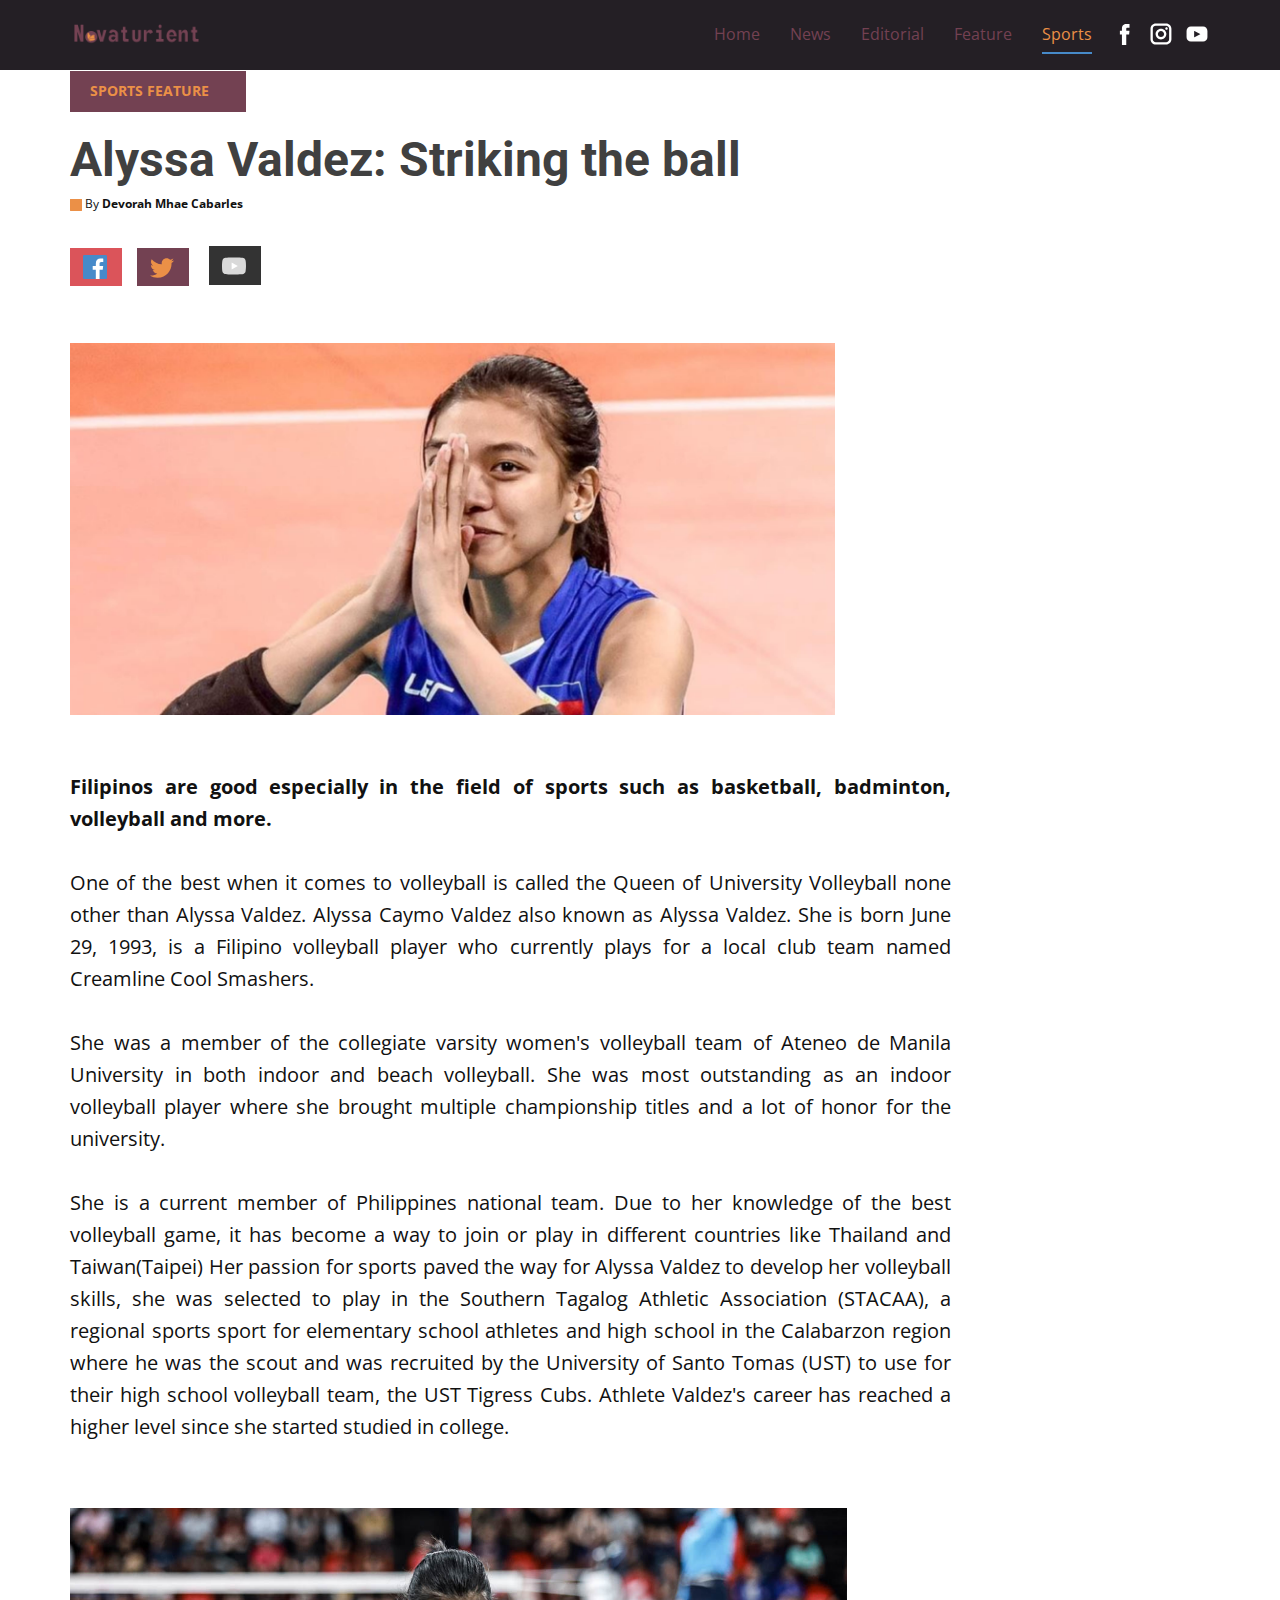
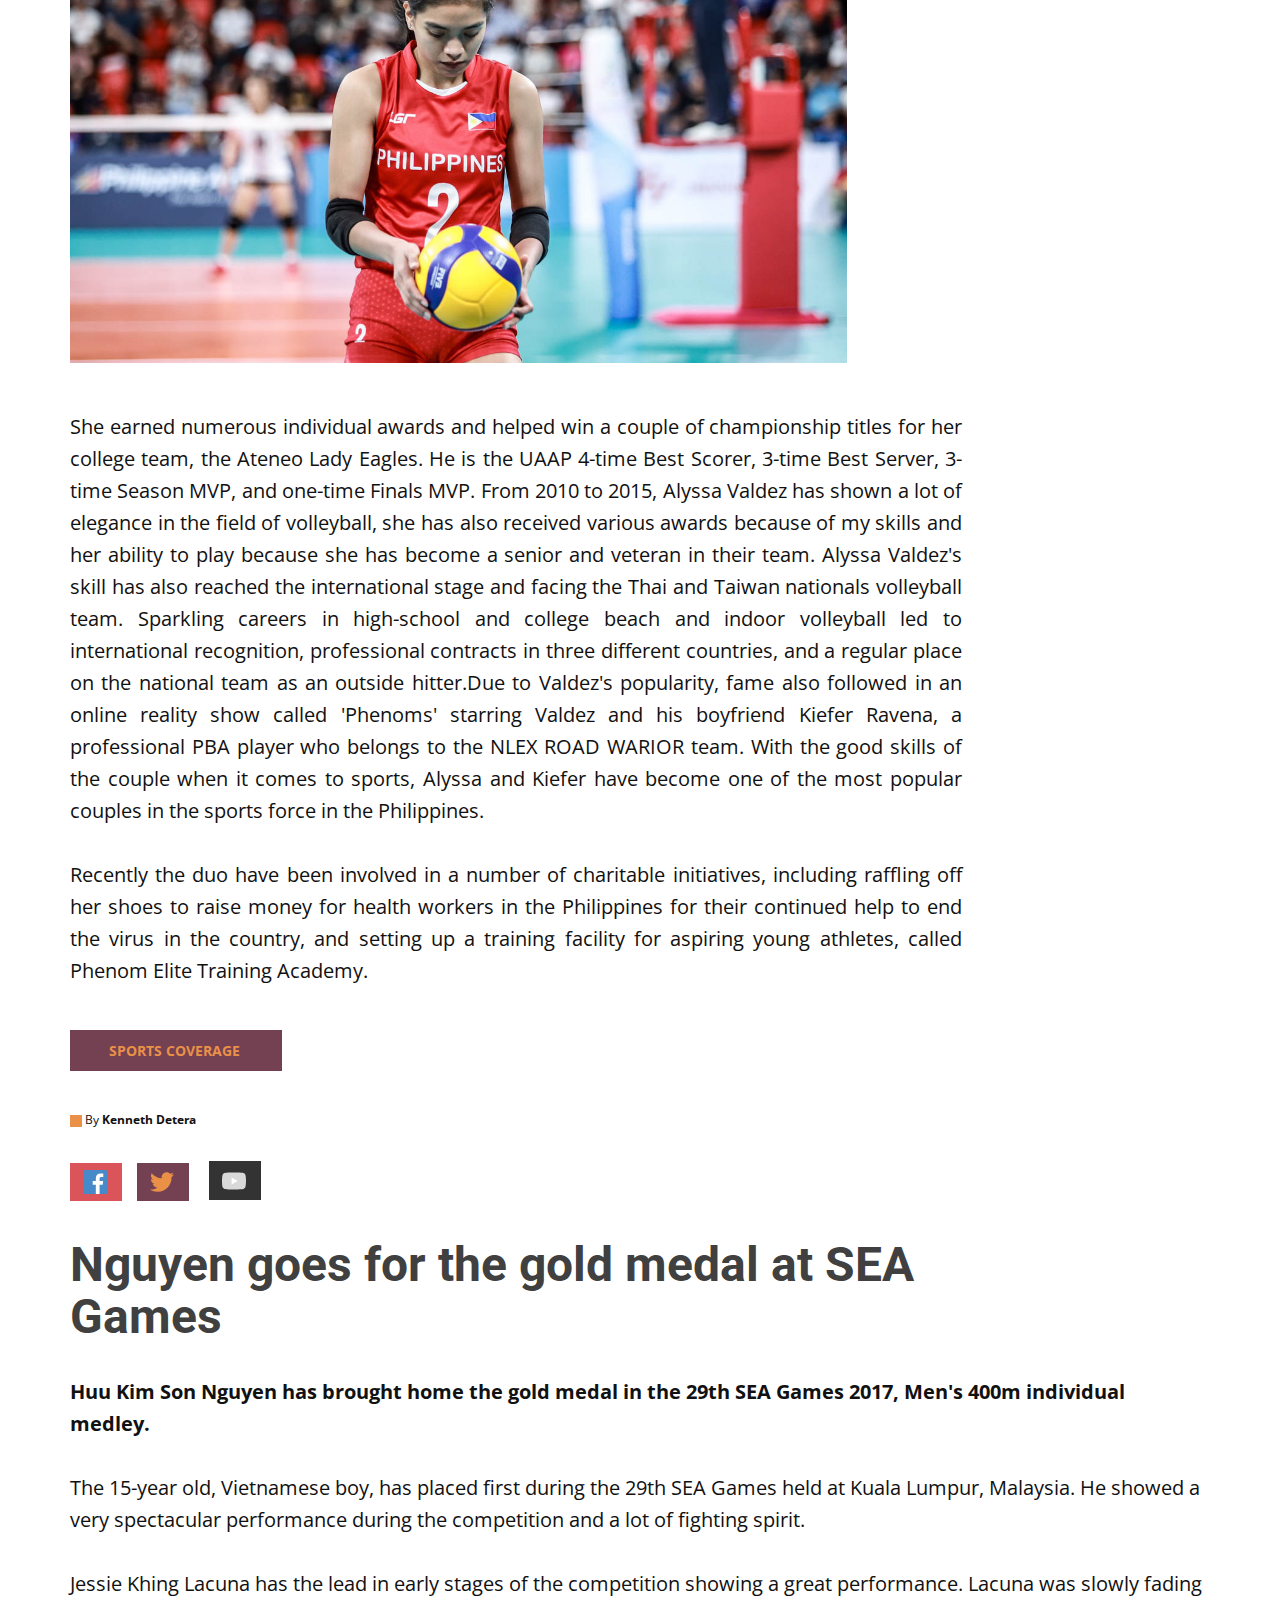
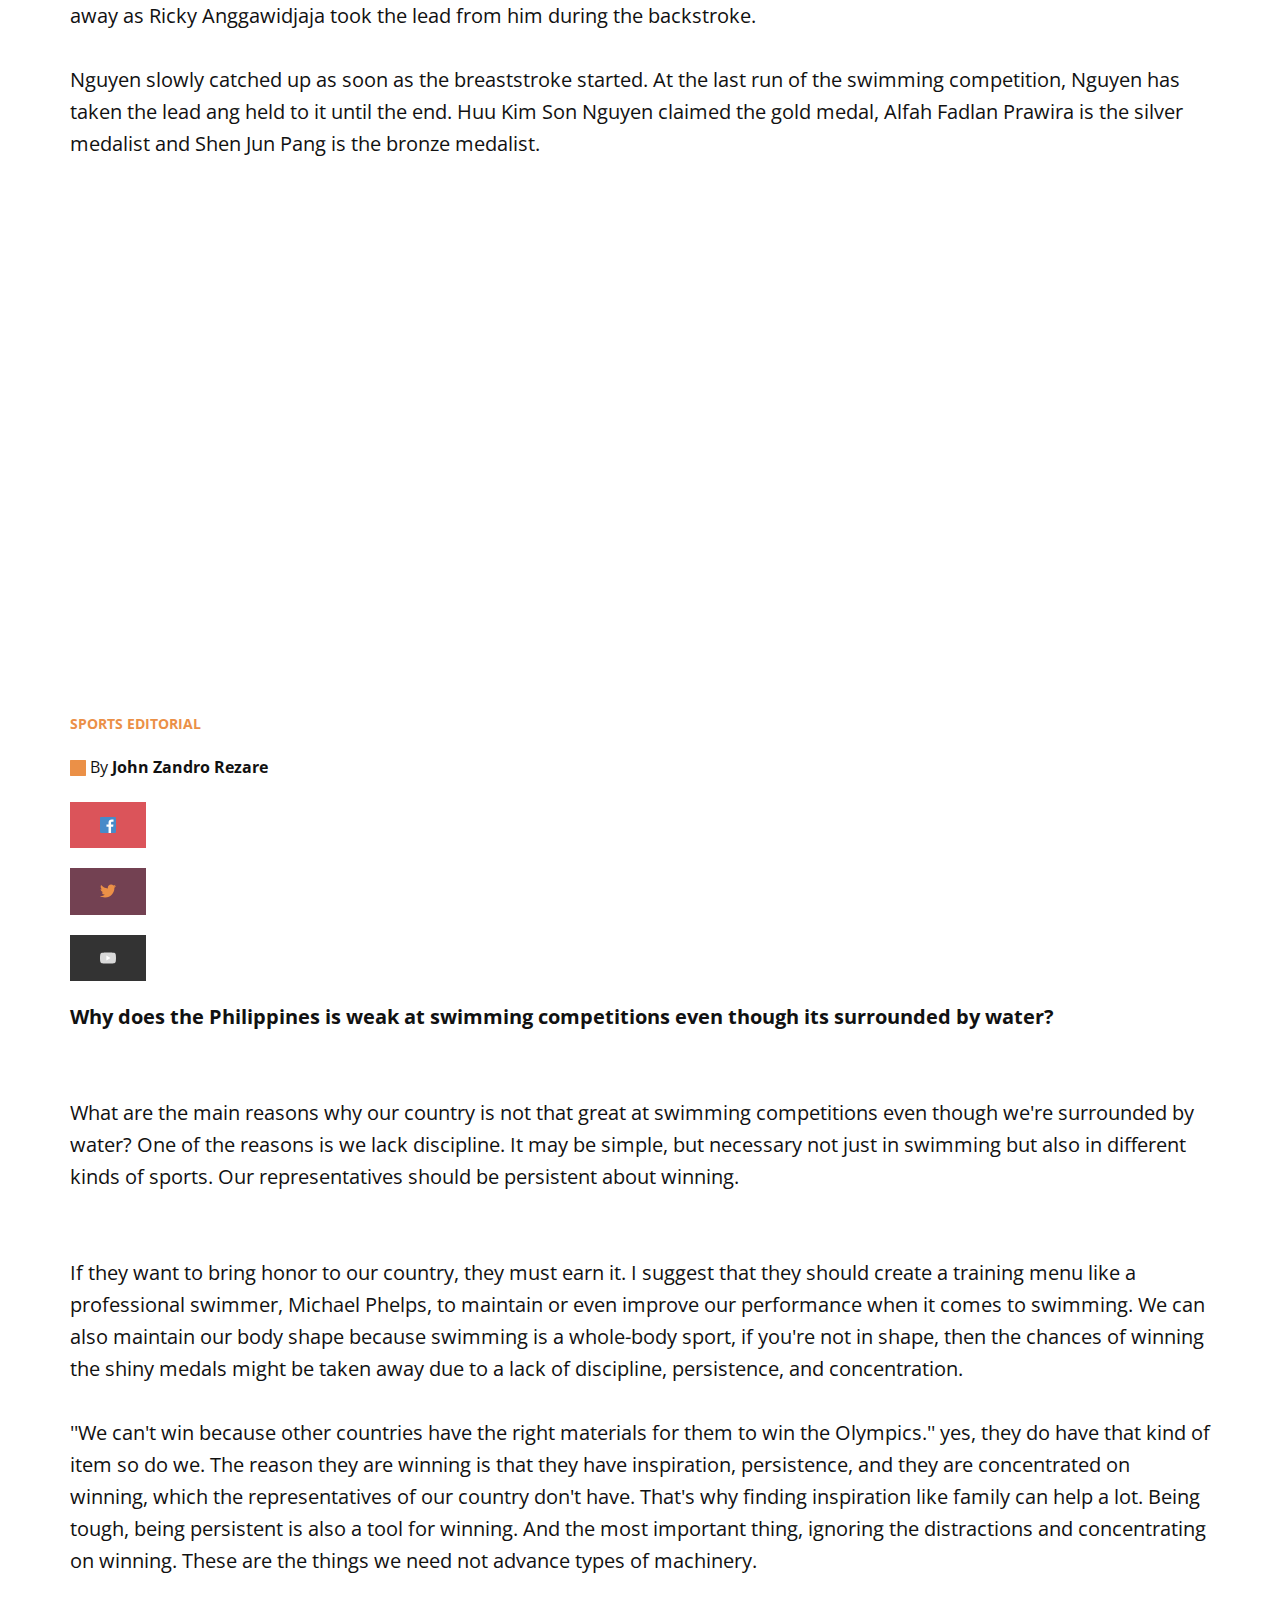
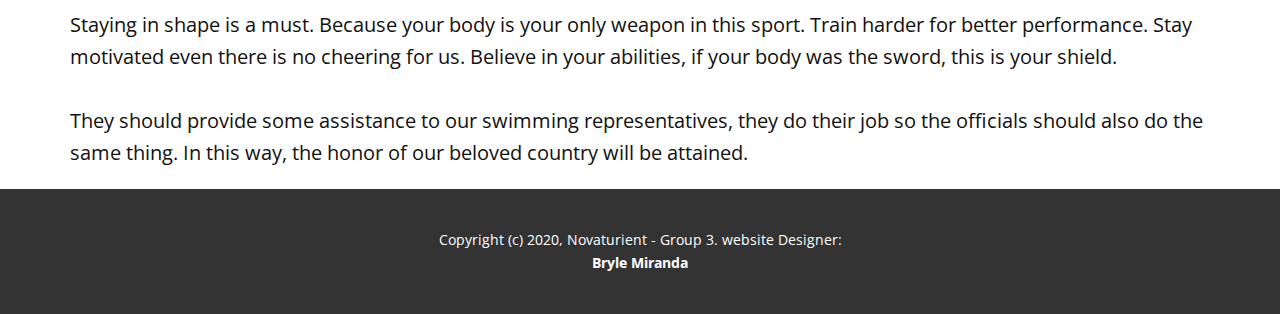
<file: Sports.html>
<!DOCTYPE html>
<html style="font-size: 16px;">
  <head>
    <meta name="viewport" content="width=device-width, initial-scale=1.0">
    <meta charset="utf-8">
    <meta name="keywords" content="Alyssa Valdez: Striking the ball">
    <meta name="description" content="">
    <meta name="page_type" content="np-template-header-footer-from-plugin">
    <title>Sports</title>
    <link rel="stylesheet" href="nicepage.css" media="screen">
<link rel="stylesheet" href="Sports.css" media="screen">
    <script class="u-script" type="text/javascript" src="jquery.js" defer=""></script>
    <script class="u-script" type="text/javascript" src="nicepage.js" defer=""></script>
    <meta name="generator" content="Nicepage 2.30.1, nicepage.com">
    <link id="u-theme-google-font" rel="stylesheet" href="https://fonts.googleapis.com/css?family=Roboto:100,100i,300,300i,400,400i,500,500i,700,700i,900,900i|Open+Sans:300,300i,400,400i,600,600i,700,700i,800,800i">
    
    
    
    
    
    <script type="application/ld+json">{
		"@context": "http://schema.org",
		"@type": "Organization",
		"name": "",
		"url": "index.html",
		"logo": "images/logo.png",
		"sameAs": [
				"https://facebook.com/novaturient",
				"https://www.instagram.com/novaturient",
				"https://youtube.com/"
		]
}</script>
    <meta property="og:title" content="Sports">
    <meta property="og:type" content="website">
    <meta name="theme-color" content="#478ac9">
    <link rel="canonical" href="index.html">
    <meta property="og:url" content="index.html">
  </head>
  <body class="u-body"><header class="u-align-center-sm u-align-center-xs u-clearfix u-custom-color-1 u-header u-sticky u-header" id="sec-b45b"><div class="u-clearfix u-sheet u-sheet-1">
        <a href="https://nicepage.com" class="u-image u-logo u-image-1" data-image-width="600" data-image-height="300">
          <img src="images/logo.png" class="u-logo-image u-logo-image-1" data-image-width="131.5716">
        </a>
        <div class="u-social-icons u-spacing-10 u-social-icons-1">
          <a class="u-social-url" target="_blank" href="https://facebook.com/novaturient"><span class="u-icon u-icon-circle u-social-facebook u-social-type-logo u-icon-1"><svg class="u-svg-link" preserveAspectRatio="xMidYMin slice" viewBox="0 0 112 112" style=""><use xmlns:xlink="http://www.w3.org/1999/xlink" xlink:href="#svg-4cc8"></use></svg><svg xmlns="http://www.w3.org/2000/svg" xmlns:xlink="http://www.w3.org/1999/xlink" version="1.1" xml:space="preserve" class="u-svg-content" viewBox="0 0 112 112" x="0px" y="0px" id="svg-4cc8"><path d="M75.5,28.8H65.4c-1.5,0-4,0.9-4,4.3v9.4h13.9l-1.5,15.8H61.4v45.1H42.8V58.3h-8.8V42.4h8.8V32.2 c0-7.4,3.4-18.8,18.8-18.8h13.8v15.4H75.5z"></path></svg></span>
          </a>
          <a class="u-social-url" target="_blank" href="https://www.instagram.com/novaturient"><span class="u-icon u-icon-circle u-social-instagram u-social-type-logo u-icon-2"><svg class="u-svg-link" preserveAspectRatio="xMidYMin slice" viewBox="0 0 112 112" style=""><use xmlns:xlink="http://www.w3.org/1999/xlink" xlink:href="#svg-c788"></use></svg><svg xmlns="http://www.w3.org/2000/svg" xmlns:xlink="http://www.w3.org/1999/xlink" version="1.1" xml:space="preserve" class="u-svg-content" viewBox="0 0 112 112" x="0px" y="0px" id="svg-c788"><path d="M55.9,32.9c-12.8,0-23.2,10.4-23.2,23.2s10.4,23.2,23.2,23.2s23.2-10.4,23.2-23.2S68.7,32.9,55.9,32.9z M55.9,69.4c-7.4,0-13.3-6-13.3-13.3c-0.1-7.4,6-13.3,13.3-13.3s13.3,6,13.3,13.3C69.3,63.5,63.3,69.4,55.9,69.4z"></path><path d="M79.7,26.8c-3,0-5.4,2.5-5.4,5.4s2.5,5.4,5.4,5.4c3,0,5.4-2.5,5.4-5.4S82.7,26.8,79.7,26.8z"></path><path d="M78.2,11H33.5C21,11,10.8,21.3,10.8,33.7v44.7c0,12.6,10.2,22.8,22.7,22.8h44.7c12.6,0,22.7-10.2,22.7-22.7 V33.7C100.8,21.1,90.6,11,78.2,11z M91,78.4c0,7.1-5.8,12.8-12.8,12.8H33.5c-7.1,0-12.8-5.8-12.8-12.8V33.7 c0-7.1,5.8-12.8,12.8-12.8h44.7c7.1,0,12.8,5.8,12.8,12.8V78.4z"></path></svg></span>
          </a>
          <a class="u-social-url" target="_blank" href="https://youtube.com/"><span class="u-icon u-icon-circle u-social-type-logo u-social-youtube u-icon-3"><svg class="u-svg-link" preserveAspectRatio="xMidYMin slice" viewBox="0 0 112 112" style=""><use xmlns:xlink="http://www.w3.org/1999/xlink" xlink:href="#svg-8d1d"></use></svg><svg xmlns="http://www.w3.org/2000/svg" xmlns:xlink="http://www.w3.org/1999/xlink" version="1.1" xml:space="preserve" class="u-svg-content" viewBox="0 0 112 112" x="0px" y="0px" id="svg-8d1d"><path d="M82.3,24H29.7C19.3,24,11,32.5,11,43v26.7c0,10.5,8.3,19,18.7,19h52.5c10.3,0,18.7-8.5,18.7-19V43 C101,32.5,92.7,24,82.3,24L82.3,24z M69.7,57.6L45.1,69.5c-0.7,0.2-1.4-0.2-1.4-0.8V44.1c0-0.7,0.8-1.3,1.4-0.8l24.6,12.6 C70.4,56.2,70.4,57.3,69.7,57.6L69.7,57.6z"></path></svg></span>
          </a>
        </div>
        <nav class="u-align-left u-menu u-menu-dropdown u-offcanvas u-menu-1">
          <div class="menu-collapse" style="font-size: 1rem;">
            <a class="u-button-style u-nav-link" href="#">
              <svg class="u-svg-link" preserveAspectRatio="xMidYMin slice" viewBox="0 0 302 302" style=""><use xmlns:xlink="http://www.w3.org/1999/xlink" xlink:href="#svg-8a8f"></use></svg>
              <svg xmlns="http://www.w3.org/2000/svg" xmlns:xlink="http://www.w3.org/1999/xlink" version="1.1" id="svg-8a8f" x="0px" y="0px" viewBox="0 0 302 302" style="enable-background:new 0 0 302 302;" xml:space="preserve" class="u-svg-content"><g><rect y="36" width="302" height="30"></rect><rect y="236" width="302" height="30"></rect><rect y="136" width="302" height="30"></rect>
</g><g></g><g></g><g></g><g></g><g></g><g></g><g></g><g></g><g></g><g></g><g></g><g></g><g></g><g></g><g></g></svg>
            </a>
          </div>
          <div class="u-custom-menu u-nav-container">
            <ul class="u-nav u-spacing-30 u-unstyled u-nav-1"><li class="u-nav-item"><a class="u-border-2 u-border-active-palette-1-base u-border-hover-palette-1-base u-border-no-left u-border-no-right u-border-no-top u-button-style u-nav-link u-text-active-custom-color-3 u-text-custom-color-2 u-text-hover-custom-color-3" href="Home.html" style="padding: 10px 0px;">Home</a>
</li><li class="u-nav-item"><a class="u-border-2 u-border-active-palette-1-base u-border-hover-palette-1-base u-border-no-left u-border-no-right u-border-no-top u-button-style u-nav-link u-text-active-custom-color-3 u-text-custom-color-2 u-text-hover-custom-color-3" href="News.html" style="padding: 10px 0px;">News</a>
</li><li class="u-nav-item"><a class="u-border-2 u-border-active-palette-1-base u-border-hover-palette-1-base u-border-no-left u-border-no-right u-border-no-top u-button-style u-nav-link u-text-active-custom-color-3 u-text-custom-color-2 u-text-hover-custom-color-3" href="Editorial.html" style="padding: 10px 0px;">Editorial</a>
</li><li class="u-nav-item"><a class="u-border-2 u-border-active-palette-1-base u-border-hover-palette-1-base u-border-no-left u-border-no-right u-border-no-top u-button-style u-nav-link u-text-active-custom-color-3 u-text-custom-color-2 u-text-hover-custom-color-3" href="Feature.html" style="padding: 10px 0px;">Feature</a>
</li><li class="u-nav-item"><a class="u-border-2 u-border-active-palette-1-base u-border-hover-palette-1-base u-border-no-left u-border-no-right u-border-no-top u-button-style u-nav-link u-text-active-custom-color-3 u-text-custom-color-2 u-text-hover-custom-color-3" href="Sports.html" style="padding: 10px 0px;">Sports</a>
</li></ul>
          </div>
          <div class="u-custom-menu u-nav-container-collapse">
            <div class="u-align-center u-black u-container-style u-inner-container-layout u-opacity u-opacity-95 u-sidenav">
              <div class="u-sidenav-overflow">
                <div class="u-menu-close"></div>
                <ul class="u-align-center u-nav u-popupmenu-items u-unstyled u-nav-2"><li class="u-nav-item"><a class="u-button-style u-nav-link" href="Home.html" style="padding: 10px 0px;">Home</a>
</li><li class="u-nav-item"><a class="u-button-style u-nav-link" href="News.html" style="padding: 10px 0px;">News</a>
</li><li class="u-nav-item"><a class="u-button-style u-nav-link" href="Editorial.html" style="padding: 10px 0px;">Editorial</a>
</li><li class="u-nav-item"><a class="u-button-style u-nav-link" href="Feature.html" style="padding: 10px 0px;">Feature</a>
</li><li class="u-nav-item"><a class="u-button-style u-nav-link" href="Sports.html" style="padding: 10px 0px;">Sports</a>
</li></ul>
              </div>
            </div>
            <div class="u-black u-menu-overlay u-opacity u-opacity-70"></div>
          </div>
        </nav>
      </div></header>
    <section class="u-clearfix u-section-1" id="sec-3493">
      <div class="u-clearfix u-sheet u-valign-middle u-sheet-1">
        <div class="u-container-style u-custom-color-2 u-group u-shape-rectangle u-group-1">
          <div class="u-container-layout u-container-layout-1"></div>
        </div>
        <p class="u-small-text u-text u-text-custom-color-3 u-text-font u-text-variant u-text-1"><b>SPORTS FEATURE</b>
        </p>
        <h1 class="u-text u-text-default u-text-grey-75 u-text-2"><b style="">Alyssa Valdez: Striking the ball</b>
        </h1>
        <p class="u-text u-text-default u-text-3"><span class="u-icon u-text-custom-color-3"><svg xmlns="http://www.w3.org/2000/svg" xmlns:xlink="http://www.w3.org/1999/xlink" version="1.1" xml:space="preserve" class="u-svg-content" viewBox="0 0 506.1 506.1" style="width: 1em; height: 1em;" id="svg-a2b3"><path d="m489.609 0h-473.118c-9.108 0-16.491 7.383-16.491 16.491v473.118c0 9.107 7.383 16.491 16.491 16.491h473.119c9.107 0 16.49-7.383 16.49-16.491v-473.118c0-9.108-7.383-16.491-16.491-16.491z"></path></svg><img></span>&nbsp;By <b>Devorah Mhae Cabarles</b>
        </p>
        <a href="https://novaturient.ml" class="u-btn u-button-style u-hover-palette-2-dark-1 u-palette-2-base u-btn-1"><span class="u-icon u-text-palette-1-base u-icon-2"><svg xmlns="http://www.w3.org/2000/svg" xmlns:xlink="http://www.w3.org/1999/xlink" version="1.1" xml:space="preserve" class="u-svg-content" viewBox="0 0 512 512" style="color: currentcolor; width: 1em; height: 1em;" id="svg-d3f3"><path d="m483.738281 0h-455.5c-15.597656.0078125-28.24218725 12.660156-28.238281 28.261719v455.5c.0078125 15.597656 12.660156 28.242187 28.261719 28.238281h455.476562c15.605469.003906 28.257813-12.644531 28.261719-28.25 0-.003906 0-.007812 0-.011719v-455.5c-.007812-15.597656-12.660156-28.24218725-28.261719-28.238281zm0 0" fill="currentColor"></path><path d="m353.5 512v-198h66.75l10-77.5h-76.75v-49.359375c0-22.386719 6.214844-37.640625 38.316406-37.640625h40.683594v-69.128906c-7.078125-.941406-31.363281-3.046875-59.621094-3.046875-59 0-99.378906 36-99.378906 102.140625v57.035156h-66.5v77.5h66.5v198zm0 0" fill="#fff"></path></svg><img></span>
        </a>
        <a href="https://novaturient.ml" class="u-btn u-button-style u-custom-color-2 u-hover-palette-2-dark-1 u-btn-2"><span class="u-icon u-text-custom-color-3 u-icon-3"><svg xmlns="http://www.w3.org/2000/svg" xmlns:xlink="http://www.w3.org/1999/xlink" version="1.1" xml:space="preserve" class="u-svg-content" viewBox="0 0 512 512" x="0px" y="0px" style="width: 1em; height: 1em;" id="svg-2977"><path style="fill:currentColor;" d="M512,97.248c-19.04,8.352-39.328,13.888-60.48,16.576c21.76-12.992,38.368-33.408,46.176-58.016  c-20.288,12.096-42.688,20.64-66.56,25.408C411.872,60.704,384.416,48,354.464,48c-58.112,0-104.896,47.168-104.896,104.992  c0,8.32,0.704,16.32,2.432,23.936c-87.264-4.256-164.48-46.08-216.352-109.792c-9.056,15.712-14.368,33.696-14.368,53.056  c0,36.352,18.72,68.576,46.624,87.232c-16.864-0.32-33.408-5.216-47.424-12.928c0,0.32,0,0.736,0,1.152  c0,51.008,36.384,93.376,84.096,103.136c-8.544,2.336-17.856,3.456-27.52,3.456c-6.72,0-13.504-0.384-19.872-1.792  c13.6,41.568,52.192,72.128,98.08,73.12c-35.712,27.936-81.056,44.768-130.144,44.768c-8.608,0-16.864-0.384-25.12-1.44  C46.496,446.88,101.6,464,161.024,464c193.152,0,298.752-160,298.752-298.688c0-4.64-0.16-9.12-0.384-13.568  C480.224,136.96,497.728,118.496,512,97.248z"></path></svg><img></span>
        </a>
        <a href="https://novaturient.ml" class="u-btn u-button-style u-grey-80 u-hover-grey-70 u-btn-3"><span class="u-icon u-text-grey-15 u-icon-4"><svg xmlns="http://www.w3.org/2000/svg" xmlns:xlink="http://www.w3.org/1999/xlink" version="1.1" xml:space="preserve" class="u-svg-content" viewBox="0 -77 512.00213 512" style="color: currentcolor; width: 1em; height: 1em;" id="svg-f10c"><path d="m501.453125 56.09375c-5.902344-21.933594-23.195313-39.222656-45.125-45.128906-40.066406-10.964844-200.332031-10.964844-200.332031-10.964844s-160.261719 0-200.328125 10.546875c-21.507813 5.902344-39.222657 23.617187-45.125 45.546875-10.542969 40.0625-10.542969 123.148438-10.542969 123.148438s0 83.503906 10.542969 123.148437c5.90625 21.929687 23.195312 39.222656 45.128906 45.128906 40.484375 10.964844 200.328125 10.964844 200.328125 10.964844s160.261719 0 200.328125-10.546875c21.933594-5.902344 39.222656-23.195312 45.128906-45.125 10.542969-40.066406 10.542969-123.148438 10.542969-123.148438s.421875-83.507812-10.546875-123.570312zm0 0" fill="currentColor"></path><path d="m204.96875 256 133.269531-76.757812-133.269531-76.757813zm0 0" fill="#fff"></path></svg><img></span>
        </a>
        <img src="images/alyssa.jfif" alt="" class="u-image u-image-default u-image-1" data-image-width="3200" data-image-height="1800">
        <p class="u-align-justify u-large-text u-text u-text-font u-text-variant u-text-4"><b>Filipinos are good especially in the field of sports such as basketball, badminton, volleyball and more.&nbsp;<br></b>
          <br>One of the best when it comes to volleyball is called the Queen of University Volleyball none other than Alyssa Valdez.
       Alyssa Caymo Valdez also known as Alyssa Valdez. She is born June 29, 1993, is a Filipino volleyball player who currently plays for a local club team named Creamline Cool Smashers.&nbsp;<br>
          <br>She was a member of the collegiate varsity women's volleyball team of Ateneo de Manila University in both indoor and beach volleyball. She was most outstanding as an indoor volleyball player where she brought multiple championship titles and a lot of honor for the university.&nbsp;<br>
          <br>She is a current member of Philippines national team. Due to her knowledge of the best volleyball game, it has become a way to join or play in different countries like Thailand and Taiwan(Taipei) 
            Her passion for sports paved the way for Alyssa Valdez to develop her volleyball skills, she was selected to play in the Southern Tagalog Athletic Association (STACAA), a regional sports sport for elementary school athletes and high school in the Calabarzon region where he was the scout and was recruited by the University of Santo Tomas (UST) to use for their high school volleyball team, the UST Tigress Cubs.
            Athlete Valdez's career has reached a higher level since she started studied in college.&nbsp;<br>
          <br>
          <br>
        </p>
      </div>
    </section>
    <section class="u-clearfix u-section-2" id="sec-93d2">
      <div class="u-clearfix u-sheet u-sheet-1">
        <img src="images/Womens-Volleyball-PHI-vs-THA-sea-games-December-5-2019-5278.jpg" alt="" class="u-image u-image-default u-image-1" data-image-width="1280" data-image-height="852">
        <p class="u-align-justify u-large-text u-text u-text-font u-text-variant u-text-1">She earned numerous individual awards and helped win a couple of championship titles for her college team, the Ateneo Lady Eagles. He is the UAAP 4-time Best Scorer, 3-time Best Server, 3-time Season MVP, and one-time Finals MVP. From 2010 to 2015, Alyssa Valdez has shown a lot of elegance in the field of volleyball, she has also received various awards because of my skills and her ability to play because she has become a senior and veteran in their team. Alyssa Valdez's skill has also reached the international stage and facing the Thai and Taiwan nationals volleyball team. Sparkling careers in high-school and college beach and indoor volleyball led to international recognition, professional contracts in three different countries, and a regular place on the national team as an outside hitter.Due to Valdez's popularity, fame also followed in an online reality show called 'Phenoms' starring Valdez and his boyfriend Kiefer Ravena, a professional PBA player who belongs to the NLEX ROAD WARIOR team. With the good skills of the couple when it comes to sports, Alyssa and Kiefer have become one of the most popular couples in the sports force in the Philippines.&nbsp;<br>
          <br>Recently the duo have been involved in a number of charitable initiatives, including raffling off her shoes to raise money for health workers in the Philippines for their continued help to end the virus in the country, and setting up a training facility for aspiring young athletes, called Phenom Elite Training Academy.
        </p>
      </div>
    </section>
    <section class="u-clearfix u-section-3" id="sec-aefb">
      <div class="u-clearfix u-sheet u-sheet-1">
        <div class="u-container-style u-custom-color-2 u-group u-shape-rectangle u-group-1">
          <div class="u-container-layout u-container-layout-1"></div>
        </div>
        <p class="u-small-text u-text u-text-custom-color-3 u-text-font u-text-variant u-text-1"><b>SPORTS COVERAGE</b>
        </p>
        <p class="u-text u-text-2"><span class="u-icon u-text-custom-color-3"><svg xmlns="http://www.w3.org/2000/svg" xmlns:xlink="http://www.w3.org/1999/xlink" version="1.1" xml:space="preserve" class="u-svg-content" viewBox="0 0 506.1 506.1" style="width: 1em; height: 1em;" id="svg-f4d9"><path d="m489.609 0h-473.118c-9.108 0-16.491 7.383-16.491 16.491v473.118c0 9.107 7.383 16.491 16.491 16.491h473.119c9.107 0 16.49-7.383 16.49-16.491v-473.118c0-9.108-7.383-16.491-16.491-16.491z"></path></svg><img></span>&nbsp;By <b>Kenneth Detera</b>
        </p>
        <a href="https://nicepage.com" class="u-btn u-button-style u-hover-palette-2-dark-1 u-palette-2-base u-btn-1"><span class="u-icon u-text-palette-1-base u-icon-2"><svg xmlns="http://www.w3.org/2000/svg" xmlns:xlink="http://www.w3.org/1999/xlink" version="1.1" xml:space="preserve" class="u-svg-content" viewBox="0 0 512 512" style="color: currentcolor; width: 1em; height: 1em;" id="svg-d933"><path d="m483.738281 0h-455.5c-15.597656.0078125-28.24218725 12.660156-28.238281 28.261719v455.5c.0078125 15.597656 12.660156 28.242187 28.261719 28.238281h455.476562c15.605469.003906 28.257813-12.644531 28.261719-28.25 0-.003906 0-.007812 0-.011719v-455.5c-.007812-15.597656-12.660156-28.24218725-28.261719-28.238281zm0 0" fill="currentColor"></path><path d="m353.5 512v-198h66.75l10-77.5h-76.75v-49.359375c0-22.386719 6.214844-37.640625 38.316406-37.640625h40.683594v-69.128906c-7.078125-.941406-31.363281-3.046875-59.621094-3.046875-59 0-99.378906 36-99.378906 102.140625v57.035156h-66.5v77.5h66.5v198zm0 0" fill="#fff"></path></svg><img></span>
        </a>
        <a href="https://nicepage.com" class="u-btn u-button-style u-custom-color-2 u-hover-palette-2-dark-1 u-btn-2"><span class="u-icon u-text-custom-color-3 u-icon-3"><svg xmlns="http://www.w3.org/2000/svg" xmlns:xlink="http://www.w3.org/1999/xlink" version="1.1" xml:space="preserve" class="u-svg-content" viewBox="0 0 512 512" x="0px" y="0px" style="width: 1em; height: 1em;" id="svg-90f9"><path style="fill:currentColor;" d="M512,97.248c-19.04,8.352-39.328,13.888-60.48,16.576c21.76-12.992,38.368-33.408,46.176-58.016  c-20.288,12.096-42.688,20.64-66.56,25.408C411.872,60.704,384.416,48,354.464,48c-58.112,0-104.896,47.168-104.896,104.992  c0,8.32,0.704,16.32,2.432,23.936c-87.264-4.256-164.48-46.08-216.352-109.792c-9.056,15.712-14.368,33.696-14.368,53.056  c0,36.352,18.72,68.576,46.624,87.232c-16.864-0.32-33.408-5.216-47.424-12.928c0,0.32,0,0.736,0,1.152  c0,51.008,36.384,93.376,84.096,103.136c-8.544,2.336-17.856,3.456-27.52,3.456c-6.72,0-13.504-0.384-19.872-1.792  c13.6,41.568,52.192,72.128,98.08,73.12c-35.712,27.936-81.056,44.768-130.144,44.768c-8.608,0-16.864-0.384-25.12-1.44  C46.496,446.88,101.6,464,161.024,464c193.152,0,298.752-160,298.752-298.688c0-4.64-0.16-9.12-0.384-13.568  C480.224,136.96,497.728,118.496,512,97.248z"></path></svg><img></span>
        </a>
        <a href="https://nicepage.com" class="u-btn u-button-style u-grey-80 u-hover-grey-70 u-btn-3"><span class="u-icon u-text-grey-15 u-icon-4"><svg xmlns="http://www.w3.org/2000/svg" xmlns:xlink="http://www.w3.org/1999/xlink" version="1.1" xml:space="preserve" class="u-svg-content" viewBox="0 -77 512.00213 512" style="color: currentcolor; width: 1em; height: 1em;" id="svg-7634"><path d="m501.453125 56.09375c-5.902344-21.933594-23.195313-39.222656-45.125-45.128906-40.066406-10.964844-200.332031-10.964844-200.332031-10.964844s-160.261719 0-200.328125 10.546875c-21.507813 5.902344-39.222657 23.617187-45.125 45.546875-10.542969 40.0625-10.542969 123.148438-10.542969 123.148438s0 83.503906 10.542969 123.148437c5.90625 21.929687 23.195312 39.222656 45.128906 45.128906 40.484375 10.964844 200.328125 10.964844 200.328125 10.964844s160.261719 0 200.328125-10.546875c21.933594-5.902344 39.222656-23.195312 45.128906-45.125 10.542969-40.066406 10.542969-123.148438 10.542969-123.148438s.421875-83.507812-10.546875-123.570312zm0 0" fill="currentColor"></path><path d="m204.96875 256 133.269531-76.757812-133.269531-76.757813zm0 0" fill="#fff"></path></svg><img></span>
        </a>
        <h1 class="u-text u-text-grey-75 u-text-3"><b style="">Nguyen goes for the gold medal at SEA Games</b>
        </h1>
        <p class="u-large-text u-text u-text-font u-text-variant u-text-4"><b>Huu Kim Son Nguyen has brought home the gold medal in the 29th SEA Games 2017, Men's 400m individual medley.&nbsp;</b>
          <br>
          <br>The 15-year old, Vietnamese boy, has placed first during the 29th SEA Games held at Kuala Lumpur, Malaysia.
He showed a very spectacular performance during the competition and a lot of fighting spirit.&nbsp;<br>
          <br>Jessie Khing Lacuna has the lead in early stages of the competition showing a great performance.
Lacuna was slowly fading away as Ricky Anggawidjaja took the lead from him during the backstroke.&nbsp;<br>
          <br>Nguyen slowly catched up as soon as the breaststroke started.
At the last run of the swimming competition, Nguyen has taken the lead ang held to it until the end.
Huu Kim Son Nguyen claimed the gold medal, Alfah Fadlan Prawira is the silver medalist and Shen Jun Pang is the bronze medalist.<br>
        </p>
      </div>
    </section>
    <section class="u-clearfix u-section-4" id="sec-eb88">
      <div class="u-clearfix u-sheet u-sheet-1">
        <div class="u-container-style u-custom-color-2 u-group u-shape-rectangle u-group-1">
          <div class="u-container-layout u-container-layout-1"></div>
        </div>
        <p class="u-small-text u-text u-text-custom-color-3 u-text-font u-text-variant u-text-1"><b>SPORTS EDITORIAL</b>
        </p>
        <p class="u-text u-text-2"><span class="u-icon u-text-custom-color-3"><svg xmlns="http://www.w3.org/2000/svg" xmlns:xlink="http://www.w3.org/1999/xlink" version="1.1" xml:space="preserve" class="u-svg-content" viewBox="0 0 506.1 506.1" style="width: 1em; height: 1em;" id="svg-9ca9"><path d="m489.609 0h-473.118c-9.108 0-16.491 7.383-16.491 16.491v473.118c0 9.107 7.383 16.491 16.491 16.491h473.119c9.107 0 16.49-7.383 16.49-16.491v-473.118c0-9.108-7.383-16.491-16.491-16.491z"></path></svg><img></span>&nbsp;By <b>John Zandro Rezare</b>
        </p>
        <a href="https://nicepage.com" class="u-btn u-button-style u-hover-palette-2-dark-1 u-palette-2-base u-btn-1"><span class="u-icon u-text-palette-1-base u-icon-2"><svg xmlns="http://www.w3.org/2000/svg" xmlns:xlink="http://www.w3.org/1999/xlink" version="1.1" xml:space="preserve" class="u-svg-content" viewBox="0 0 512 512" style="color: currentcolor; width: 1em; height: 1em;" id="svg-ade0"><path d="m483.738281 0h-455.5c-15.597656.0078125-28.24218725 12.660156-28.238281 28.261719v455.5c.0078125 15.597656 12.660156 28.242187 28.261719 28.238281h455.476562c15.605469.003906 28.257813-12.644531 28.261719-28.25 0-.003906 0-.007812 0-.011719v-455.5c-.007812-15.597656-12.660156-28.24218725-28.261719-28.238281zm0 0" fill="currentColor"></path><path d="m353.5 512v-198h66.75l10-77.5h-76.75v-49.359375c0-22.386719 6.214844-37.640625 38.316406-37.640625h40.683594v-69.128906c-7.078125-.941406-31.363281-3.046875-59.621094-3.046875-59 0-99.378906 36-99.378906 102.140625v57.035156h-66.5v77.5h66.5v198zm0 0" fill="#fff"></path></svg><img></span>
        </a>
        <a href="https://nicepage.com" class="u-btn u-button-style u-custom-color-2 u-hover-palette-2-dark-1 u-btn-2"><span class="u-icon u-text-custom-color-3 u-icon-3"><svg xmlns="http://www.w3.org/2000/svg" xmlns:xlink="http://www.w3.org/1999/xlink" version="1.1" xml:space="preserve" class="u-svg-content" viewBox="0 0 512 512" x="0px" y="0px" style="width: 1em; height: 1em;" id="svg-c634"><path style="fill:currentColor;" d="M512,97.248c-19.04,8.352-39.328,13.888-60.48,16.576c21.76-12.992,38.368-33.408,46.176-58.016  c-20.288,12.096-42.688,20.64-66.56,25.408C411.872,60.704,384.416,48,354.464,48c-58.112,0-104.896,47.168-104.896,104.992  c0,8.32,0.704,16.32,2.432,23.936c-87.264-4.256-164.48-46.08-216.352-109.792c-9.056,15.712-14.368,33.696-14.368,53.056  c0,36.352,18.72,68.576,46.624,87.232c-16.864-0.32-33.408-5.216-47.424-12.928c0,0.32,0,0.736,0,1.152  c0,51.008,36.384,93.376,84.096,103.136c-8.544,2.336-17.856,3.456-27.52,3.456c-6.72,0-13.504-0.384-19.872-1.792  c13.6,41.568,52.192,72.128,98.08,73.12c-35.712,27.936-81.056,44.768-130.144,44.768c-8.608,0-16.864-0.384-25.12-1.44  C46.496,446.88,101.6,464,161.024,464c193.152,0,298.752-160,298.752-298.688c0-4.64-0.16-9.12-0.384-13.568  C480.224,136.96,497.728,118.496,512,97.248z"></path></svg><img></span>
        </a>
        <a href="https://nicepage.com" class="u-btn u-button-style u-grey-80 u-hover-grey-70 u-btn-3"><span class="u-icon u-text-grey-15 u-icon-4"><svg xmlns="http://www.w3.org/2000/svg" xmlns:xlink="http://www.w3.org/1999/xlink" version="1.1" xml:space="preserve" class="u-svg-content" viewBox="0 -77 512.00213 512" style="color: currentcolor; width: 1em; height: 1em;" id="svg-a982"><path d="m501.453125 56.09375c-5.902344-21.933594-23.195313-39.222656-45.125-45.128906-40.066406-10.964844-200.332031-10.964844-200.332031-10.964844s-160.261719 0-200.328125 10.546875c-21.507813 5.902344-39.222657 23.617187-45.125 45.546875-10.542969 40.0625-10.542969 123.148438-10.542969 123.148438s0 83.503906 10.542969 123.148437c5.90625 21.929687 23.195312 39.222656 45.128906 45.128906 40.484375 10.964844 200.328125 10.964844 200.328125 10.964844s160.261719 0 200.328125-10.546875c21.933594-5.902344 39.222656-23.195312 45.128906-45.125 10.542969-40.066406 10.542969-123.148438 10.542969-123.148438s.421875-83.507812-10.546875-123.570312zm0 0" fill="currentColor"></path><path d="m204.96875 256 133.269531-76.757812-133.269531-76.757813zm0 0" fill="#fff"></path></svg><img></span>
        </a>
        <p class="u-large-text u-text u-text-font u-text-variant u-text-3"><b>Why does the Philippines is weak at swimming competitions even though its surrounded by water?&nbsp;</b>
          <br>
          <br>
          <br>What are the main reasons why our country is not that great at swimming competitions even though we're surrounded by water? One of the reasons is we lack discipline. It may be simple, but necessary not just in swimming but also in different kinds of sports. Our representatives should be persistent about winning. <br>
          <br>
          <br>If they want to bring honor to our country, they must earn it. I suggest that they should create a training menu like a professional swimmer, Michael Phelps, to maintain or even improve our performance when it comes to swimming. We can also maintain our body shape because swimming is a whole-body sport, if you're not in shape, then the chances of winning the shiny medals might be taken away due to a lack of discipline, persistence, and concentration. <br>
          <br>''We can't win because other countries have the right materials for them to win the Olympics.'' yes, they do have that kind of item so do we. The reason they are winning is that they have inspiration, persistence, and they are concentrated on winning, which the representatives of our country don't have. That's why finding inspiration like family can help a lot. Being tough, being persistent is also a tool for winning. And the most important thing, ignoring the distractions and concentrating on winning. These are the things we need not advance types of machinery. <br>
          <br>Staying in shape is a must. Because your body is your only weapon in this sport. Train harder for better performance. Stay motivated even there is no cheering for us. Believe in your abilities, if your body was the sword, this is your shield. <br>
          <br>They should provide some assistance to our swimming representatives, they do their job so the officials should also do the same thing. In this way, the honor of our beloved country will be attained.<br>
        </p>
      </div>
    </section>
    
    
    <footer class="u-align-center u-clearfix u-footer u-grey-80 u-footer" id="sec-0dd9"><div class="u-clearfix u-sheet u-sheet-1">
      <p class="u-small-text u-text u-text-variant u-text-1">Copyright (c) 2020, Novaturient - Group 3. website Designer: <strong>Bryle Miranda</strong></p>
      </div></footer>
  </body>
</html>
</file>
<file: Home.css>
.u-section-1 {
  background-image: url("images/front2.png");
  background-position: 50% 50%;
}

.u-section-1 .u-sheet-1 {
  min-height: 50vw;
}

@media (max-width: 1199px) {
  .u-section-1 {
    background-position: 50% 42.31%;
  }

  .u-section-1 .u-sheet-1 {
    min-height: 500px;
  }
}.u-section-2 {
  min-height: 642px;
}

.u-section-2 .u-group-1 {
  width: 694px;
  min-height: 55px;
  animation-duration: 1000ms;
  margin: 52px auto 0 0;
}

.u-section-2 .u-container-layout-1 {
  padding: 7px 30px;
}

.u-section-2 .u-text-1 {
  font-weight: 700;
  margin: 1px -1px 0 auto;
}

.u-section-2 .u-shape-1 {
  width: 724px;
  height: 55px;
  animation-duration: 1000ms;
  margin: 0 auto 0 576px;
}

.u-section-2 .u-text-2 {
  font-weight: 700;
  animation-duration: 1000ms;
  margin: -47px auto 0 586px;
}

.u-section-2 .u-group-2 {
  width: 698px;
  animation-duration: 1000ms;
  min-height: 298px;
  margin: 90px auto 0 calc(((100% - 1140px) / 2));
}

.u-section-2 .u-container-layout-2 {
  padding: 30px;
}

.u-section-2 .u-text-3 {
  margin-top: 0;
  margin-bottom: 0;
  margin-left: 0;
}

.u-section-2 .u-text-4 {
  font-size: 0.875rem;
  margin: 8px auto 0 0;
}

.u-section-2 .u-text-5 {
  margin-left: 0;
  margin-right: auto;
  margin-bottom: 0;
}

.u-section-2 .u-btn-1 {
  border-style: none;
  font-weight: 700;
  text-transform: uppercase;
  font-size: 0.875rem;
  letter-spacing: 1px;
  margin-left: 0;
  margin-right: 0;
  background-image: none;
}

.u-section-2 .u-image-1 {
  width: 406px;
  animation-duration: 1000ms;
  min-height: 298px;
  background-image: url("images/JoeBidenMSTT.jpg");
  margin: -298px auto 60px 814px;
}

.u-section-2 .u-container-layout-3 {
  padding: 30px;
}

@media (max-width: 1199px) {
  .u-section-2 .u-group-1 {
    width: calc(((100% - 940px) / 2) + 509px);
    min-height: 48px;
  }

  .u-section-2 .u-container-layout-1 {
    padding-bottom: 1px;
  }

  .u-section-2 .u-text-1 {
    width: auto;
    margin-top: 0;
    margin-right: -10px;
  }

  .u-section-2 .u-shape-1 {
    width: calc(((100% - 940px) / 2) + 546px);
    height: 40px;
    margin-right: 0;
    margin-left: auto;
  }

  .u-section-2 .u-text-2 {
    width: auto;
    margin-right: calc(((100% - 940px) / 2) + 410px);
    margin-left: calc(((100% - 940px) / 2) + 406px);
  }

  .u-section-2 .u-group-2 {
    width: 470px;
    margin-left: 50px;
  }

  .u-section-2 .u-image-1 {
    margin-right: calc(((100% - 940px) / 2) + 31px);
    margin-left: 534px;
  }
}

@media (max-width: 991px) {
  .u-section-2 .u-group-1 {
    width: 360px;
    margin-left: calc(((100% - 1140px) / 2) + 210px);
  }

  .u-section-2 .u-text-1 {
    margin-left: 149px;
  }

  .u-section-2 .u-shape-1 {
    width: 724px;
    margin-right: calc(((100% - 1140px) / 2) + 130px);
  }

  .u-section-2 .u-text-2 {
    margin-right: calc(((100% - 1140px) / 2) + 474px);
    margin-left: calc(((100% - 1140px) / 2) + 542px);
  }

  .u-section-2 .u-group-2 {
    margin-left: calc(((100% - 1140px) / 2) + 210px);
  }

  .u-section-2 .u-image-1 {
    margin-right: calc(((100% - 1140px) / 2) + 210px);
    margin-left: 314px;
  }
}

@media (max-width: 767px) {
  .u-section-2 .u-group-1 {
    width: 270px;
    margin-left: calc(((100% - 1140px) / 2) + 300px);
  }

  .u-section-2 .u-container-layout-1 {
    padding-left: 10px;
    padding-right: 10px;
  }

  .u-section-2 .u-text-1 {
    margin-right: -11px;
    margin-left: 112px;
  }

  .u-section-2 .u-shape-1 {
    width: calc(((100% - 540px) / 2) + 540px);
    margin-right: 0;
    margin-left: calc(((100% - 1140px) / 2) + 300px);
  }

  .u-section-2 .u-text-2 {
    margin-right: calc(((100% - 1140px) / 2) + 467px);
    margin-left: calc(((100% - 1140px) / 2) + 549px);
  }

  .u-section-2 .u-group-2 {
    margin-left: calc(((100% - 1140px) / 2) + 300px);
  }

  .u-section-2 .u-container-layout-2 {
    padding-left: 10px;
    padding-right: 10px;
  }

  .u-section-2 .u-image-1 {
    margin-right: calc(((100% - 1140px) / 2) + 300px);
    margin-left: 134px;
  }

  .u-section-2 .u-container-layout-3 {
    padding-left: 10px;
    padding-right: 10px;
  }
}

@media (max-width: 575px) {
  .u-section-2 .u-group-1 {
    width: 170px;
    margin-left: calc(((100% - 1140px) / 2) + 400px);
  }

  .u-section-2 .u-text-1 {
    margin-right: -7px;
    margin-left: 71px;
  }

  .u-section-2 .u-shape-1 {
    width: calc(((100% - 340px) / 2) + 340px);
    margin-left: calc(((100% - 1140px) / 2) + 400px);
  }

  .u-section-2 .u-text-2 {
    margin-right: calc(((100% - 1140px) / 2) + 500px);
    margin-left: calc(((100% - 1140px) / 2) + 557px);
  }

  .u-section-2 .u-group-2 {
    width: 340px;
    margin-left: calc(((100% - 1140px) / 2) + 400px);
  }

  .u-section-2 .u-image-1 {
    width: 340px;
    margin-right: auto;
    margin-left: calc(((100% - 1140px) / 2) + 400px);
  }
}.u-section-3 {
  min-height: 697px;
}

.u-section-3 .u-group-1 {
  width: 743px;
  min-height: 55px;
  animation-duration: 1000ms;
  margin: 22px auto 0 calc(((100% - 1140px) / 2) + -116px);
}

.u-section-3 .u-container-layout-1 {
  padding: 7px 30px;
}

.u-section-3 .u-text-1 {
  font-weight: 700;
  margin: 0 0 0 auto;
}

.u-section-3 .u-shape-1 {
  width: 650px;
  height: 55px;
  animation-duration: 1000ms;
  margin: 0 0 0 auto;
}

.u-section-3 .u-text-2 {
  font-weight: 700;
  animation-duration: 1000ms;
  margin: -47px calc(((100% - 1140px) / 2) + 454px) 0 calc(((100% - 1140px) / 2) + 608px);
}

.u-section-3 .u-image-1 {
  width: 313px;
  animation-duration: 1000ms;
  min-height: 424px;
  background-image: url("images/126291825_129008722097144_5145211037561336240_n1.jpg");
  margin: 51px auto 0 calc(((100% - 1140px) / 2) + 89px);
}

.u-section-3 .u-container-layout-2 {
  padding: 30px;
}

.u-section-3 .u-text-3 {
  margin: -380px calc(((100% - 1140px) / 2) + 250px) 0 calc(((100% - 1140px) / 2) + 444px);
}

.u-section-3 .u-text-4 {
  margin: 73px calc(((100% - 1140px) / 2) + 353px) 0 calc(((100% - 1140px) / 2) + 444px);
}

.u-section-3 .u-text-5 {
  font-size: 0.875rem;
  margin: -229px calc(((100% - 1140px) / 2) + 250px) 0 calc(((100% - 1140px) / 2) + 444px);
}

.u-section-3 .u-btn-1 {
  border-style: none;
  font-weight: 700;
  text-transform: uppercase;
  font-size: 0.875rem;
  margin: 225px auto 60px calc(((100% - 1140px) / 2) + 444px);
  padding: 0;
}

.u-section-3 .u-icon-2 {
  font-size: 1.4em;
}

@media (max-width: 1199px) {
  .u-section-3 .u-group-1 {
    width: 509px;
    margin-top: 758px;
    margin-left: calc(((100% - 1140px) / 2) + 20px);
  }

  .u-section-3 .u-container-layout-1 {
    padding-bottom: 1px;
  }

  .u-section-3 .u-text-1 {
    width: auto;
    margin-right: -10px;
  }

  .u-section-3 .u-shape-1 {
    margin-top: -736px;
    margin-right: calc(((100% - 1140px) / 2) + -69px);
  }

  .u-section-3 .u-text-2 {
    margin-top: -124px;
    margin-right: calc(((100% - 1140px) / 2) + 463px);
    margin-left: calc(((100% - 1140px) / 2) + 553px);
  }

  .u-section-3 .u-image-1 {
    width: 538px;
    margin-top: 370px;
    margin-left: calc(((100% - 1140px) / 2) + 100px);
  }

  .u-section-3 .u-text-3 {
    margin-top: -360px;
    margin-right: calc(((100% - 940px) / 2) + 350px);
    margin-left: calc(((100% - 940px) / 2) + 381px);
    height: 39px;
  }

  .u-section-3 .u-text-4 {
    height: 50px;
    margin-right: calc(((100% - 940px) / 2) + 253px);
    margin-left: calc(((100% - 940px) / 2) + 344px);
  }

  .u-section-3 .u-text-5 {
    height: 23px;
    margin-right: calc(((100% - 940px) / 2) + 150px);
    margin-left: calc(((100% - 940px) / 2) + 344px);
  }

  .u-section-3 .u-btn-1 {
    height: 31px;
    width: 106px;
    margin-left: 316px;
  }
}

@media (max-width: 991px) {
  .u-section-3 .u-group-1 {
    width: 360px;
    margin-left: calc(((100% - 1140px) / 2) + 210px);
  }

  .u-section-3 .u-text-1 {
    margin-left: 149px;
  }

  .u-section-3 .u-text-2 {
    margin-right: calc(((100% - 1140px) / 2) + 488px);
    margin-left: calc(((100% - 1140px) / 2) + 528px);
  }

  .u-section-3 .u-image-1 {
    margin-top: 52px;
    margin-right: calc(((100% - 1140px) / 2) + 208px);
    margin-left: 182px;
  }

  .u-section-3 .u-text-3 {
    margin-right: calc(((100% - 720px) / 2) + 268px);
    margin-left: calc(((100% - 720px) / 2) + 292px);
  }

  .u-section-3 .u-text-4 {
    margin-right: calc(((100% - 720px) / 2) + 143px);
    margin-left: calc(((100% - 720px) / 2) + 234px);
  }

  .u-section-3 .u-text-5 {
    margin-right: calc(((100% - 720px) / 2) + 40px);
    margin-left: calc(((100% - 720px) / 2) + 234px);
  }

  .u-section-3 .u-btn-1 {
    margin-left: 96px;
  }
}

@media (max-width: 767px) {
  .u-section-3 .u-group-1 {
    width: 270px;
    margin-left: calc(((100% - 1140px) / 2) + 300px);
  }

  .u-section-3 .u-container-layout-1 {
    padding-left: 10px;
    padding-right: 10px;
  }

  .u-section-3 .u-text-1 {
    margin-right: -11px;
    margin-left: 112px;
  }

  .u-section-3 .u-shape-1 {
    width: 540px;
    margin-right: calc(((100% - 1140px) / 2) + 30px);
  }

  .u-section-3 .u-text-2 {
    margin-right: calc(((100% - 1140px) / 2) + 509px);
    margin-left: calc(((100% - 1140px) / 2) + 507px);
  }

  .u-section-3 .u-image-1 {
    margin-right: calc(((100% - 1140px) / 2) + 298px);
    margin-left: 2px;
  }

  .u-section-3 .u-container-layout-2 {
    padding-left: 10px;
    padding-right: 10px;
  }

  .u-section-3 .u-text-3 {
    margin-right: calc(((100% - 540px) / 2) + 201px);
    margin-left: calc(((100% - 540px) / 2) + 219px);
  }

  .u-section-3 .u-text-4 {
    margin-right: calc(((100% - 540px) / 2) + 103px);
    margin-left: calc(((100% - 540px) / 2) + 136px);
  }

  .u-section-3 .u-text-5 {
    margin-right: calc(((100% - 540px) / 2));
    margin-left: 173px;
  }

  .u-section-3 .u-btn-1 {
    margin-left: 0;
  }
}

@media (max-width: 575px) {
  .u-section-3 .u-group-1 {
    width: 170px;
    margin-top: 745px;
    margin-left: calc(((100% - 1140px) / 2) + 400px);
  }

  .u-section-3 .u-text-1 {
    margin-right: -7px;
    margin-left: 71px;
  }

  .u-section-3 .u-shape-1 {
    width: 340px;
    margin-top: -723px;
    margin-right: calc(((100% - 1140px) / 2) + 230px);
  }

  .u-section-3 .u-text-2 {
    margin-right: calc(((100% - 1140px) / 2) + 532px);
    margin-left: calc(((100% - 1140px) / 2) + 525px);
  }

  .u-section-3 .u-image-1 {
    width: 340px;
    margin-right: auto;
    margin-left: calc(((100% - 1140px) / 2) + 400px);
  }

  .u-section-3 .u-text-3 {
    margin-right: calc(((100% - 340px) / 2) + 127px);
    margin-left: calc(((100% - 340px) / 2) + 138px);
  }

  .u-section-3 .u-text-4 {
    margin-top: 60px;
    margin-right: calc(((100% - 340px) / 2));
    margin-left: 77px;
  }

  .u-section-3 .u-text-5 {
    margin-right: calc(((100% - 340px) / 2));
    margin-left: 0;
  }
}.u-section-4 {
  min-height: 693px;
}

.u-section-4 .u-group-1 {
  width: calc(((100% - 1140px) / 2) + 614px);
  min-height: 55px;
  animation-duration: 1000ms;
  margin: 8px auto 0 0;
}

.u-section-4 .u-container-layout-1 {
  padding: 7px 30px;
}

.u-section-4 .u-text-1 {
  font-weight: 700;
  margin: 1px -1px 0 auto;
}

.u-section-4 .u-shape-1 {
  width: calc(((100% - 1140px) / 2) + 644px);
  height: 55px;
  animation-duration: 1000ms;
  margin: 0 auto 0 576px;
}

.u-section-4 .u-text-2 {
  font-weight: 700;
  animation-duration: 1000ms;
  margin: -47px auto 0 586px;
}

.u-section-4 .u-group-2 {
  width: 698px;
  animation-duration: 1000ms;
  min-height: 317px;
  margin: 121px calc(((100% - 1140px) / 2)) 0 auto;
}

.u-section-4 .u-container-layout-2 {
  padding: 5px 30px 29px;
}

.u-section-4 .u-text-3 {
  font-weight: 700;
  margin: 27px auto 0 0;
}

.u-section-4 .u-text-4 {
  font-size: 0.875rem;
  text-decoration: none solid rgb(17, 17, 17);
  margin: 8px auto 0 0;
}

.u-section-4 .u-text-5 {
  margin: 19px -7px 0 0;
}

.u-section-4 .u-btn-1 {
  border-style: none;
  font-weight: 700;
  text-transform: uppercase;
  font-size: 0.875rem;
  letter-spacing: 1px;
  background-image: none;
  margin: 19px auto 0 0;
}

.u-section-4 .u-image-1 {
  width: 406px;
  animation-duration: 1000ms;
  min-height: 317px;
  background-image: url("images/alyssa.jfif");
  margin: -317px auto 60px calc(((100% - 1140px) / 2));
}

.u-section-4 .u-container-layout-3 {
  padding: 30px;
}

@media (max-width: 1199px) {
  .u-section-4 .u-group-1 {
    width: 509px;
    min-height: 48px;
    margin-top: 20px;
    margin-left: calc(((100% - 1140px) / 2) + 20px);
  }

  .u-section-4 .u-container-layout-1 {
    padding-bottom: 1px;
  }

  .u-section-4 .u-text-1 {
    width: auto;
    margin-top: 0;
    margin-right: -10px;
  }

  .u-section-4 .u-shape-1 {
    width: 724px;
    margin-right: calc(((100% - 1140px) / 2) + 100px);
    margin-left: 296px;
  }

  .u-section-4 .u-text-2 {
    margin-right: calc(((100% - 1140px) / 2) + 499px);
    margin-left: calc(((100% - 1140px) / 2) + 517px);
  }

  .u-section-4 .u-group-2 {
    margin-right: calc(((100% - 940px) / 2));
    margin-left: calc(((100% - 1140px) / 2) + 100px);
  }

  .u-section-4 .u-image-1 {
    margin-right: calc(((100% - 1140px) / 2) + 100px);
    margin-left: calc(((100% - 940px) / 2));
  }
}

@media (max-width: 991px) {
  .u-section-4 .u-group-1 {
    width: 360px;
    margin-left: calc(((100% - 1140px) / 2) + 210px);
  }

  .u-section-4 .u-text-1 {
    margin-left: 149px;
  }

  .u-section-4 .u-shape-1 {
    width: 720px;
    margin-right: auto;
    margin-left: calc(((100% - 1140px) / 2) + 210px);
  }

  .u-section-4 .u-text-2 {
    margin-right: calc(((100% - 1140px) / 2) + 487px);
    margin-left: calc(((100% - 1140px) / 2) + 529px);
  }

  .u-section-4 .u-group-2 {
    margin-right: calc(((100% - 720px) / 2));
    margin-left: calc(((100% - 1140px) / 2) + 210px);
  }

  .u-section-4 .u-image-1 {
    margin-right: calc(((100% - 1140px) / 2) + 210px);
    margin-left: calc(((100% - 720px) / 2));
  }
}

@media (max-width: 767px) {
  .u-section-4 .u-group-1 {
    width: 270px;
    margin-left: calc(((100% - 1140px) / 2) + 300px);
  }

  .u-section-4 .u-container-layout-1 {
    padding-left: 10px;
    padding-right: 10px;
  }

  .u-section-4 .u-text-1 {
    margin-right: -11px;
    margin-left: 112px;
  }

  .u-section-4 .u-shape-1 {
    width: 540px;
    margin-left: calc(((100% - 1140px) / 2) + 300px);
  }

  .u-section-4 .u-text-2 {
    margin-right: calc(((100% - 1140px) / 2) + 477px);
    margin-left: calc(((100% - 1140px) / 2) + 539px);
  }

  .u-section-4 .u-group-2 {
    width: 540px;
    margin-right: calc(((100% - 540px) / 2));
    margin-left: calc(((100% - 1140px) / 2) + 300px);
  }

  .u-section-4 .u-container-layout-2 {
    padding-left: 10px;
    padding-right: 10px;
  }

  .u-section-4 .u-text-5 {
    margin-right: 0;
  }

  .u-section-4 .u-image-1 {
    margin-right: calc(((100% - 1140px) / 2) + 300px);
    margin-left: calc(((100% - 540px) / 2));
  }

  .u-section-4 .u-container-layout-3 {
    padding-left: 10px;
    padding-right: 10px;
  }
}

@media (max-width: 575px) {
  .u-section-4 .u-group-1 {
    width: 170px;
    margin-left: calc(((100% - 1140px) / 2) + 400px);
  }

  .u-section-4 .u-text-1 {
    margin-right: -7px;
    margin-left: 71px;
  }

  .u-section-4 .u-shape-1 {
    width: 340px;
    margin-left: calc(((100% - 1140px) / 2) + 400px);
  }

  .u-section-4 .u-text-2 {
    margin-right: calc(((100% - 1140px) / 2) + 507px);
    margin-left: calc(((100% - 1140px) / 2) + 550px);
  }

  .u-section-4 .u-group-2 {
    width: 340px;
    margin-right: calc(((100% - 340px) / 2));
    margin-left: calc(((100% - 1140px) / 2) + 400px);
  }

  .u-section-4 .u-image-1 {
    width: 340px;
    margin-right: auto;
    margin-left: calc(((100% - 1140px) / 2) + 400px);
  }
}.u-section-5 {
  min-height: 500px;
}

.u-section-5 .u-group-1 {
  width: calc(((100% - 1140px) / 2) + 614px);
  min-height: 55px;
  animation-duration: 1000ms;
  margin: 0 auto 0 0;
}

.u-section-5 .u-container-layout-1 {
  padding: 7px 30px;
}

.u-section-5 .u-text-1 {
  font-weight: 700;
  margin: 1px -1px 0 auto;
}

.u-section-5 .u-shape-1 {
  width: 724px;
  height: 55px;
  animation-duration: 1000ms;
  margin: 0 0 0 auto;
}

.u-section-5 .u-group-2 {
  width: 698px;
  animation-duration: 1000ms;
  min-height: 307px;
  margin: 28px auto 0 calc(((100% - 1140px) / 2));
}

.u-section-5 .u-container-layout-2 {
  padding: 30px;
}

.u-section-5 .u-text-2 {
  margin-top: 0;
  margin-bottom: 0;
  margin-left: 0;
}

.u-section-5 .u-text-3 {
  font-size: 0.875rem;
  margin: 8px auto 0 0;
}

.u-section-5 .u-text-4 {
  margin: 16px 0 0;
}

.u-section-5 .u-btn-1 {
  border-style: none;
  font-weight: 700;
  text-transform: uppercase;
  font-size: 0.875rem;
  letter-spacing: 1px;
  background-image: none;
  margin: 24px 0 0;
}

.u-section-5 .u-image-1 {
  width: 398px;
  animation-duration: 1000ms;
  min-height: 315px;
  background-image: url("images/126156468_212308990455346_5150117438017392312_n.jpg");
  background-position: 50% 50%;
  margin: -315px calc(((100% - 1140px) / 2)) 55px auto;
}

.u-section-5 .u-container-layout-3 {
  padding: 30px;
}

@media (max-width: 1199px) {
  .u-section-5 .u-group-1 {
    width: 509px;
    min-height: 48px;
    margin-left: calc(((100% - 1140px) / 2) + 20px);
  }

  .u-section-5 .u-container-layout-1 {
    padding-bottom: 1px;
  }

  .u-section-5 .u-text-1 {
    width: auto;
    margin-top: 0;
    margin-right: -10px;
  }

  .u-section-5 .u-shape-1 {
    margin-right: calc(((100% - 1140px) / 2) + -60px);
  }

  .u-section-5 .u-group-2 {
    width: 470px;
    margin-left: calc(((100% - 1140px) / 2) + 150px);
  }

  .u-section-5 .u-image-1 {
    margin-right: calc(((100% - 1140px) / 2) + 131px);
  }
}

@media (max-width: 991px) {
  .u-section-5 .u-group-1 {
    width: 360px;
    margin-left: calc(((100% - 1140px) / 2) + 210px);
  }

  .u-section-5 .u-text-1 {
    margin-left: 149px;
  }

  .u-section-5 .u-shape-1 {
    width: 720px;
    margin-right: calc(((100% - 1140px) / 2) + 50px);
  }

  .u-section-5 .u-group-2 {
    margin-left: calc(((100% - 1140px) / 2) + 210px);
  }

  .u-section-5 .u-image-1 {
    margin-right: calc(((100% - 1140px) / 2) + 210px);
  }
}

@media (max-width: 767px) {
  .u-section-5 .u-group-1 {
    width: 270px;
    margin-left: calc(((100% - 1140px) / 2) + 300px);
  }

  .u-section-5 .u-container-layout-1 {
    padding-left: 10px;
    padding-right: 10px;
  }

  .u-section-5 .u-text-1 {
    margin-right: -11px;
    margin-left: 112px;
  }

  .u-section-5 .u-shape-1 {
    width: 540px;
    margin-right: auto;
    margin-left: calc(((100% - 1140px) / 2) + 300px);
  }

  .u-section-5 .u-group-2 {
    margin-left: calc(((100% - 1140px) / 2) + 300px);
  }

  .u-section-5 .u-container-layout-2 {
    padding-left: 10px;
    padding-right: 10px;
  }

  .u-section-5 .u-image-1 {
    margin-right: calc(((100% - 1140px) / 2) + 300px);
  }

  .u-section-5 .u-container-layout-3 {
    padding-left: 10px;
    padding-right: 10px;
  }
}

@media (max-width: 575px) {
  .u-section-5 .u-group-1 {
    width: 170px;
    margin-left: calc(((100% - 1140px) / 2) + 400px);
  }

  .u-section-5 .u-text-1 {
    margin-right: -7px;
    margin-left: 71px;
  }

  .u-section-5 .u-shape-1 {
    width: 340px;
    margin-left: calc(((100% - 1140px) / 2) + 400px);
  }

  .u-section-5 .u-group-2 {
    width: 340px;
    margin-top: 15px;
    margin-left: calc(((100% - 1140px) / 2) + 400px);
  }

  .u-section-5 .u-image-1 {
    width: 406px;
    margin-right: calc(((100% - 1140px) / 2) + 334px);
  }
}
</file>
<file: Editorial.css>
.u-section-1 .u-sheet-1 {
  min-height: 1883px;
}

.u-section-1 .u-group-1 {
  width: 176px;
  min-height: 41px;
  margin: 0 auto 0 0;
}

.u-section-1 .u-container-layout-1 {
  padding: 30px 30px 8px;
}

.u-section-1 .u-text-1 {
  margin: -32px 556px 0 20px;
}

.u-section-1 .u-text-2 {
  margin: 30px auto 0 0;
}

.u-section-1 .u-text-3 {
  font-size: 0.75rem;
  margin: 9px auto 0 0;
}

.u-section-1 .u-btn-1 {
  border-style: none;
  margin: 33px auto 0 0;
  padding: 0 15px 0 13px;
}

.u-section-1 .u-icon-2 {
  font-size: 1.5em;
}

.u-section-1 .u-btn-2 {
  border-style: none;
  background-image: none;
  margin: -40px auto 0 67px;
  padding: 0 15px 0 13px;
}

.u-section-1 .u-icon-3 {
  font-size: 1.5em;
}

.u-section-1 .u-btn-3 {
  border-style: none;
  background-image: none;
  margin: -38px auto 0 139px;
  padding: 0 15px 0 13px;
}

.u-section-1 .u-icon-4 {
  font-size: 1.5em;
}

.u-section-1 .u-image-1 {
  width: 631px;
  height: 345px;
  margin: 60px auto 0 0;
}

.u-section-1 .u-text-4 {
  font-size: 0.75rem;
  margin: 33px 438px 0 0;
}

.u-section-1 .u-text-5 {
  margin: 68px 233px 60px 0;
}

@media (max-width: 1199px) {
  .u-section-1 .u-group-1 {
    width: 118px;
  }

  .u-section-1 .u-text-1 {
    margin-right: 376px;
    margin-left: 0;
    width: 41px;
  }

  .u-section-1 .u-btn-2 {
    margin-left: 0;
  }

  .u-section-1 .u-btn-3 {
    margin-left: 0;
  }

  .u-section-1 .u-text-4 {
    margin-right: 238px;
  }

  .u-section-1 .u-text-5 {
    margin-right: 33px;
  }
}

@media (max-width: 991px) {
  .u-section-1 .u-text-1 {
    margin-right: 156px;
  }

  .u-section-1 .u-text-4 {
    margin-right: 18px;
  }

  .u-section-1 .u-text-5 {
    margin-right: 0;
  }
}

@media (max-width: 767px) {
  .u-section-1 .u-sheet-1 {
    min-height: 1833px;
  }

  .u-section-1 .u-container-layout-1 {
    padding-left: 10px;
    padding-right: 10px;
  }

  .u-section-1 .u-text-1 {
    margin-right: 0;
  }

  .u-section-1 .u-image-1 {
    width: 540px;
    height: 295px;
  }

  .u-section-1 .u-text-4 {
    margin-right: 0;
  }
}

@media (max-width: 575px) {
  .u-section-1 .u-sheet-1 {
    min-height: 1724px;
  }

  .u-section-1 .u-image-1 {
    width: 340px;
    height: 186px;
  }
}.u-section-2 .u-sheet-1 {
  min-height: 895px;
}

.u-section-2 .u-group-1 {
  width: 212px;
  min-height: 41px;
  margin: 0 auto 0 0;
}

.u-section-2 .u-container-layout-1 {
  padding: 30px 30px 8px;
}

.u-section-2 .u-text-1 {
  margin: -20px -30px 0 0;
}

.u-section-2 .u-text-2 {
  margin: 39px 739px 0 0;
}

.u-section-2 .u-text-3 {
  font-size: 0.75rem;
  margin: 20px 906px 0 0;
}

.u-section-2 .u-btn-1 {
  border-style: none;
  margin: 24px auto 0 0;
  padding: 0 15px 0 13px;
}

.u-section-2 .u-icon-2 {
  font-size: 1.5em;
}

.u-section-2 .u-btn-2 {
  border-style: none;
  background-image: none;
  margin: -38px auto 0 67px;
  padding: 0 15px 0 13px;
}

.u-section-2 .u-icon-3 {
  font-size: 1.5em;
}

.u-section-2 .u-btn-3 {
  border-style: none;
  background-image: none;
  margin: -40px auto 0 139px;
  padding: 0 15px 0 13px;
}

.u-section-2 .u-icon-4 {
  font-size: 1.5em;
}

.u-section-2 .u-text-4 {
  margin: 39px 236px 60px 0;
}

@media (max-width: 1199px) {
  .u-section-2 .u-text-1 {
    margin-top: -31px;
    margin-right: 865px;
  }

  .u-section-2 .u-text-2 {
    margin-right: 539px;
  }

  .u-section-2 .u-text-3 {
    margin-right: 706px;
  }

  .u-section-2 .u-btn-2 {
    margin-left: 0;
  }

  .u-section-2 .u-btn-3 {
    margin-left: 0;
  }

  .u-section-2 .u-text-4 {
    margin-right: 36px;
  }
}

@media (max-width: 991px) {
  .u-section-2 .u-text-1 {
    margin-right: 645px;
  }

  .u-section-2 .u-text-2 {
    margin-right: 319px;
  }

  .u-section-2 .u-text-3 {
    margin-right: 486px;
  }

  .u-section-2 .u-text-4 {
    margin-right: 0;
  }
}

@media (max-width: 767px) {
  .u-section-2 .u-container-layout-1 {
    padding-left: 10px;
    padding-right: 10px;
  }

  .u-section-2 .u-text-1 {
    margin-right: 465px;
  }

  .u-section-2 .u-text-2 {
    margin-right: 139px;
  }

  .u-section-2 .u-text-3 {
    margin-right: 306px;
  }
}

@media (max-width: 575px) {
  .u-section-2 .u-text-1 {
    margin-right: 265px;
  }

  .u-section-2 .u-text-2 {
    margin-right: 0;
  }

  .u-section-2 .u-text-3 {
    margin-right: 106px;
  }
}.u-section-3 .u-sheet-1 {
  min-height: 1034px;
}

.u-section-3 .u-group-1 {
  width: 212px;
  min-height: 41px;
  margin: 0 auto 0 0;
}

.u-section-3 .u-container-layout-1 {
  padding: 30px 30px 8px;
}

.u-section-3 .u-text-1 {
  margin: -20px -30px 0 0;
}

.u-section-3 .u-text-2 {
  margin: 43px 766px 0 0;
}

.u-section-3 .u-text-3 {
  font-size: 0.75rem;
  margin: 18px 852px 0 0;
}

.u-section-3 .u-btn-1 {
  border-style: none;
  margin: 22px auto 0 0;
  padding: 0 15px 0 13px;
}

.u-section-3 .u-icon-2 {
  font-size: 1.5em;
}

.u-section-3 .u-btn-2 {
  border-style: none;
  background-image: none;
  margin: -38px auto 0 67px;
  padding: 0 15px 0 13px;
}

.u-section-3 .u-icon-3 {
  font-size: 1.5em;
}

.u-section-3 .u-btn-3 {
  border-style: none;
  background-image: none;
  margin: -40px auto 0 139px;
  padding: 0 15px 0 13px;
}

.u-section-3 .u-icon-4 {
  font-size: 1.5em;
}

.u-section-3 .u-text-4 {
  margin: 36px 298px 60px 0;
}

@media (max-width: 1199px) {
  .u-section-3 .u-text-1 {
    margin-top: -31px;
    margin-right: 865px;
  }

  .u-section-3 .u-text-2 {
    margin-right: 566px;
  }

  .u-section-3 .u-text-3 {
    margin-right: 652px;
  }

  .u-section-3 .u-btn-2 {
    margin-left: 0;
  }

  .u-section-3 .u-btn-3 {
    margin-left: 0;
  }

  .u-section-3 .u-text-4 {
    margin-right: 98px;
  }
}

@media (max-width: 991px) {
  .u-section-3 .u-text-1 {
    margin-right: 645px;
  }

  .u-section-3 .u-text-2 {
    margin-right: 346px;
  }

  .u-section-3 .u-text-3 {
    margin-right: 432px;
  }

  .u-section-3 .u-text-4 {
    margin-right: 0;
  }
}

@media (max-width: 767px) {
  .u-section-3 .u-container-layout-1 {
    padding-left: 10px;
    padding-right: 10px;
  }

  .u-section-3 .u-text-1 {
    margin-right: 465px;
  }

  .u-section-3 .u-text-2 {
    margin-right: 166px;
  }

  .u-section-3 .u-text-3 {
    margin-right: 252px;
  }
}

@media (max-width: 575px) {
  .u-section-3 .u-text-1 {
    margin-right: 265px;
  }

  .u-section-3 .u-text-2 {
    margin-right: 0;
  }

  .u-section-3 .u-text-3 {
    margin-right: 52px;
  }
}
</file>
<file: Feature.css>
.u-section-1 .u-sheet-1 {
  min-height: 1351px;
}

.u-section-1 .u-group-1 {
  width: 176px;
  min-height: 41px;
  margin: 0 auto 0 0;
}

.u-section-1 .u-container-layout-1 {
  padding: 30px 30px 8px;
}

.u-section-1 .u-text-1 {
  margin: -32px 876px 0 20px;
}

.u-section-1 .u-text-2 {
  margin: 32px auto 0 0;
}

.u-section-1 .u-text-3 {
  font-size: 0.75rem;
  margin: 7px auto 0 0;
}

.u-section-1 .u-btn-1 {
  border-style: none;
  margin: 33px auto 0 0;
  padding: 0 15px 0 13px;
}

.u-section-1 .u-icon-2 {
  font-size: 1.5em;
}

.u-section-1 .u-btn-2 {
  border-style: none;
  background-image: none;
  margin: -38px auto 0 67px;
  padding: 0 15px 0 13px;
}

.u-section-1 .u-icon-3 {
  font-size: 1.5em;
}

.u-section-1 .u-btn-3 {
  border-style: none;
  background-image: none;
  margin: -40px auto 0 139px;
  padding: 0 15px 0 13px;
}

.u-section-1 .u-icon-4 {
  font-size: 1.5em;
}

.u-section-1 .u-image-1 {
  width: 765px;
  height: 372px;
  margin: 58px auto 0 0;
}

.u-section-1 .u-text-4 {
  margin: 61px 342px 9px 0;
}

@media (max-width: 1199px) {
  .u-section-1 .u-text-1 {
    margin-right: 696px;
    margin-left: 0;
  }

  .u-section-1 .u-btn-2 {
    margin-left: 0;
  }

  .u-section-1 .u-btn-3 {
    margin-left: 0;
  }

  .u-section-1 .u-text-4 {
    margin-right: 142px;
  }
}

@media (max-width: 991px) {
  .u-section-1 .u-sheet-1 {
    min-height: 500px;
  }

  .u-section-1 .u-text-1 {
    margin-right: 476px;
  }

  .u-section-1 .u-image-1 {
    width: 720px;
    height: 350px;
  }

  .u-section-1 .u-text-4 {
    margin-right: 0;
  }
}

@media (max-width: 767px) {
  .u-section-1 .u-container-layout-1 {
    padding-left: 10px;
    padding-right: 10px;
  }

  .u-section-1 .u-text-1 {
    margin-right: 296px;
  }

  .u-section-1 .u-image-1 {
    width: 540px;
    height: 263px;
  }
}

@media (max-width: 575px) {
  .u-section-1 .u-text-1 {
    margin-right: 96px;
  }

  .u-section-1 .u-image-1 {
    width: 340px;
    height: 166px;
  }
}.u-section-2 .u-sheet-1 {
  min-height: 942px;
}

.u-section-2 .u-image-1 {
  width: 840px;
  height: 532px;
  margin: 0 auto 0 0;
}

.u-section-2 .u-text-1 {
  margin: 30px 158px 60px 0;
}

@media (max-width: 1199px) {
  .u-section-2 .u-text-1 {
    margin-right: 0;
  }
}

@media (max-width: 991px) {
  .u-section-2 .u-sheet-1 {
    min-height: 866px;
  }

  .u-section-2 .u-image-1 {
    width: 720px;
    height: 456px;
  }
}

@media (max-width: 767px) {
  .u-section-2 .u-sheet-1 {
    min-height: 752px;
  }

  .u-section-2 .u-image-1 {
    width: 540px;
    height: 342px;
  }
}

@media (max-width: 575px) {
  .u-section-2 .u-sheet-1 {
    min-height: 625px;
  }

  .u-section-2 .u-image-1 {
    width: 340px;
    height: 215px;
  }
}.u-section-3 .u-sheet-1 {
  min-height: 1666px;
}

.u-section-3 .u-group-1 {
  width: 176px;
  min-height: 41px;
  margin: 0 auto 0 0;
}

.u-section-3 .u-container-layout-1 {
  padding: 30px 30px 8px;
}

.u-section-3 .u-text-1 {
  margin: -32px 1036px 0 20px;
}

.u-section-3 .u-text-2 {
  margin: 32px auto 0 0;
}

.u-section-3 .u-text-3 {
  font-size: 0.75rem;
  margin: 7px auto 0 0;
}

.u-section-3 .u-btn-1 {
  border-style: none;
  margin: 33px auto 0 0;
  padding: 0 15px 0 13px;
}

.u-section-3 .u-icon-2 {
  font-size: 1.5em;
}

.u-section-3 .u-btn-2 {
  border-style: none;
  background-image: none;
  margin: -38px auto 0 67px;
  padding: 0 15px 0 13px;
}

.u-section-3 .u-icon-3 {
  font-size: 1.5em;
}

.u-section-3 .u-btn-3 {
  border-style: none;
  background-image: none;
  margin: -40px auto 0 139px;
  padding: 0 15px 0 13px;
}

.u-section-3 .u-icon-4 {
  font-size: 1.5em;
}

.u-section-3 .u-text-4 {
  margin: 35px 414px 0 0;
}

.u-section-3 .u-image-1 {
  width: 365px;
  height: 510px;
  margin: -704px 0 0 auto;
}

.u-section-3 .u-text-5 {
  margin: 264px 0 0 494px;
}

.u-section-3 .u-image-2 {
  width: 418px;
  height: 585px;
  margin: -576px auto 60px 0;
}

@media (max-width: 1199px) {
  .u-section-3 .u-text-1 {
    margin-right: 856px;
    margin-left: 0;
  }

  .u-section-3 .u-btn-2 {
    margin-left: 0;
  }

  .u-section-3 .u-btn-3 {
    margin-left: 0;
  }

  .u-section-3 .u-text-4 {
    margin-right: 214px;
  }

  .u-section-3 .u-image-1 {
    height: 511px;
  }

  .u-section-3 .u-text-5 {
    margin-left: 294px;
  }
}

@media (max-width: 991px) {
  .u-section-3 .u-text-1 {
    margin-right: 636px;
  }

  .u-section-3 .u-text-4 {
    margin-right: 0;
  }

  .u-section-3 .u-text-5 {
    margin-left: 74px;
  }
}

@media (max-width: 767px) {
  .u-section-3 .u-container-layout-1 {
    padding-left: 10px;
    padding-right: 10px;
  }

  .u-section-3 .u-text-1 {
    margin-right: 456px;
  }

  .u-section-3 .u-text-5 {
    margin-left: 0;
  }
}

@media (max-width: 575px) {
  .u-section-3 .u-sheet-1 {
    min-height: 1522px;
  }

  .u-section-3 .u-text-1 {
    margin-right: 256px;
  }

  .u-section-3 .u-image-1 {
    width: 340px;
    height: 476px;
  }

  .u-section-3 .u-image-2 {
    width: 340px;
    height: 476px;
  }
}.u-section-4 .u-sheet-1 {
  min-height: 1724px;
}

.u-section-4 .u-group-1 {
  width: 176px;
  min-height: 41px;
  margin: 0 auto 0 0;
}

.u-section-4 .u-container-layout-1 {
  padding: 30px 30px 8px;
}

.u-section-4 .u-text-1 {
  margin: -32px 1036px 0 20px;
}

.u-section-4 .u-text-2 {
  margin: 32px auto 0 0;
}

.u-section-4 .u-text-3 {
  font-size: 0.75rem;
  margin: 7px auto 0 0;
}

.u-section-4 .u-btn-1 {
  border-style: none;
  margin: 33px auto 0 0;
  padding: 0 15px 0 13px;
}

.u-section-4 .u-icon-2 {
  font-size: 1.5em;
}

.u-section-4 .u-btn-2 {
  border-style: none;
  background-image: none;
  margin: -38px auto 0 67px;
  padding: 0 15px 0 13px;
}

.u-section-4 .u-icon-3 {
  font-size: 1.5em;
}

.u-section-4 .u-btn-3 {
  border-style: none;
  background-image: none;
  margin: -40px auto 0 139px;
  padding: 0 15px 0 13px;
}

.u-section-4 .u-icon-4 {
  font-size: 1.5em;
}

.u-section-4 .u-text-4 {
  margin: 55px 20px 0 0;
}

.u-section-4 .u-image-1 {
  width: 957px;
  height: 464px;
  margin: 22px auto 0;
}

.u-section-4 .u-text-5 {
  margin: 38px 20px 60px 0;
}

@media (max-width: 1199px) {
  .u-section-4 .u-sheet-1 {
    min-height: 1716px;
  }

  .u-section-4 .u-text-1 {
    margin-right: 856px;
    margin-left: 0;
  }

  .u-section-4 .u-btn-2 {
    margin-left: 0;
  }

  .u-section-4 .u-btn-3 {
    margin-left: 0;
  }

  .u-section-4 .u-text-4 {
    margin-right: 0;
  }

  .u-section-4 .u-image-1 {
    width: 940px;
    height: 456px;
  }

  .u-section-4 .u-text-5 {
    margin-right: 0;
  }
}

@media (max-width: 991px) {
  .u-section-4 .u-sheet-1 {
    min-height: 1609px;
  }

  .u-section-4 .u-text-1 {
    margin-right: 636px;
  }

  .u-section-4 .u-image-1 {
    width: 720px;
    height: 349px;
  }
}

@media (max-width: 767px) {
  .u-section-4 .u-sheet-1 {
    min-height: 1522px;
  }

  .u-section-4 .u-container-layout-1 {
    padding-left: 10px;
    padding-right: 10px;
  }

  .u-section-4 .u-text-1 {
    margin-right: 456px;
  }

  .u-section-4 .u-image-1 {
    width: 540px;
    height: 262px;
  }
}

@media (max-width: 575px) {
  .u-section-4 .u-sheet-1 {
    min-height: 1425px;
  }

  .u-section-4 .u-text-1 {
    margin-right: 256px;
  }

  .u-section-4 .u-image-1 {
    width: 340px;
    height: 165px;
  }
}
</file>
<file: News.css>
.u-section-1 .u-sheet-1 {
  min-height: 1616px;
}

.u-section-1 .u-group-1 {
  width: 118px;
  min-height: 41px;
  margin: 40px auto 0 0;
}

.u-section-1 .u-container-layout-1 {
  padding: 30px 30px 8px;
}

.u-section-1 .u-text-1 {
  margin: -20px auto 0;
}

.u-section-1 .u-text-2 {
  margin: 20px auto 0 0;
}

.u-section-1 .u-text-3 {
  font-size: 0.75rem;
  margin: 9px auto 0 0;
}

.u-section-1 .u-btn-1 {
  border-style: none;
  margin: 33px auto 0 0;
  padding: 0 15px 0 13px;
}

.u-section-1 .u-icon-2 {
  font-size: 1.5em;
}

.u-section-1 .u-btn-2 {
  border-style: none;
  background-image: none;
  margin: -38px auto 0 67px;
  padding: 0 15px 0 13px;
}

.u-section-1 .u-icon-3 {
  font-size: 1.5em;
}

.u-section-1 .u-btn-3 {
  border-style: none;
  background-image: none;
  margin: -40px auto 0 139px;
  padding: 0 15px 0 13px;
}

.u-section-1 .u-icon-4 {
  font-size: 1.5em;
}

.u-section-1 .u-image-1 {
  width: 626px;
  height: 354px;
  margin: 122px auto 0 0;
}

.u-section-1 .u-text-4 {
  margin: 50px 449px 60px 0;
}

@media (max-width: 1199px) {
  .u-section-1 .u-btn-1 {
    margin-top: 66px;
  }

  .u-section-1 .u-btn-2 {
    margin-top: -138px;
    margin-left: 0;
  }

  .u-section-1 .u-btn-3 {
    margin-top: -34px;
    margin-left: 0;
  }

  .u-section-1 .u-image-1 {
    height: 353px;
    margin-top: -749px;
  }

  .u-section-1 .u-text-4 {
    margin-top: 240px;
    margin-right: 257px;
  }
}

@media (max-width: 991px) {
  .u-section-1 .u-btn-1 {
    margin-top: 194px;
  }

  .u-section-1 .u-image-1 {
    margin-top: -877px;
  }

  .u-section-1 .u-text-4 {
    margin-top: 112px;
    margin-right: 147px;
    margin-left: -1px;
  }
}

@media (max-width: 767px) {
  .u-section-1 .u-sheet-1 {
    min-height: 1567px;
  }

  .u-section-1 .u-container-layout-1 {
    padding-left: 10px;
    padding-right: 10px;
  }

  .u-section-1 .u-btn-1 {
    margin-top: 146px;
  }

  .u-section-1 .u-btn-2 {
    margin-top: -74px;
  }

  .u-section-1 .u-btn-3 {
    margin-top: -20px;
  }

  .u-section-1 .u-image-1 {
    width: 540px;
    height: 305px;
    margin-top: -996px;
  }

  .u-section-1 .u-text-4 {
    margin-top: 48px;
    margin-left: 0;
    margin-right: 0;
  }
}

@media (max-width: 575px) {
  .u-section-1 .u-sheet-1 {
    min-height: 1454px;
  }

  .u-section-1 .u-btn-1 {
    margin-top: 33px;
  }

  .u-section-1 .u-btn-2 {
    margin-top: 438px;
  }

  .u-section-1 .u-btn-3 {
    margin-top: -34px;
  }

  .u-section-1 .u-image-1 {
    width: 340px;
    height: 192px;
    margin-top: -1678px;
  }

  .u-section-1 .u-text-4 {
    margin-top: -464px;
  }
}.u-section-2 .u-sheet-1 {
  min-height: 950px;
}

.u-section-2 .u-group-1 {
  width: 212px;
  min-height: 41px;
  margin: 24px auto 0 0;
}

.u-section-2 .u-container-layout-1 {
  padding: 30px 30px 8px;
}

.u-section-2 .u-group-2 {
  width: 212px;
  min-height: 41px;
  margin: -41px auto 0 0;
}

.u-section-2 .u-container-layout-2 {
  padding: 30px 30px 8px;
}

.u-section-2 .u-text-1 {
  margin: -31px 942px 0 39px;
}

.u-section-2 .u-text-2 {
  margin: -22px 942px 0 39px;
}

.u-section-2 .u-text-3 {
  font-size: 0.75rem;
  margin: 58px 615px 0 0;
}

.u-section-2 .u-text-4 {
  font-size: 0.75rem;
  margin: -20px 615px 0 0;
}

.u-section-2 .u-btn-1 {
  border-style: none;
  margin: 20px auto 0 0;
  padding: 0 15px 0 13px;
}

.u-section-2 .u-icon-3 {
  font-size: 1.5em;
}

.u-section-2 .u-btn-2 {
  border-style: none;
  background-image: none;
  margin: -35px auto 0 63px;
  padding: 0 15px 0 13px;
}

.u-section-2 .u-icon-4 {
  font-size: 1.5em;
}

.u-section-2 .u-btn-3 {
  border-style: none;
  background-image: none;
  margin: -40px auto 0 139px;
  padding: 0 15px 0 13px;
}

.u-section-2 .u-icon-5 {
  font-size: 1.5em;
}

.u-section-2 .u-text-5 {
  margin: 60px 441px 0 0;
}

.u-section-2 .u-text-6 {
  margin: -608px 441px 60px 0;
}

@media (max-width: 1199px) {
  .u-section-2 .u-group-1 {
    width: 118px;
  }

  .u-section-2 .u-text-1 {
    width: 41px;
    margin-top: 680px;
    margin-right: 899px;
    margin-left: 0;
    height: 22px;
  }

  .u-section-2 .u-text-2 {
    margin-right: 781px;
    margin-left: 0;
  }

  .u-section-2 .u-text-3 {
    width: 525px;
    height: 20px;
    margin-top: -701px;
    margin-right: 415px;
  }

  .u-section-2 .u-text-4 {
    margin-right: 415px;
  }

  .u-section-2 .u-btn-2 {
    margin-left: 0;
  }

  .u-section-2 .u-btn-3 {
    margin-left: 0;
  }

  .u-section-2 .u-text-5 {
    margin-right: 241px;
    width: 699px;
    height: 608px;
  }

  .u-section-2 .u-text-6 {
    margin-right: 241px;
  }
}

@media (max-width: 991px) {
  .u-section-2 .u-text-1 {
    margin-right: 679px;
  }

  .u-section-2 .u-text-2 {
    margin-right: 561px;
  }

  .u-section-2 .u-text-3 {
    margin-right: 195px;
  }

  .u-section-2 .u-text-4 {
    margin-right: 195px;
  }

  .u-section-2 .u-text-5 {
    margin-right: 21px;
  }

  .u-section-2 .u-text-6 {
    margin-right: 21px;
  }
}

@media (max-width: 767px) {
  .u-section-2 .u-container-layout-1 {
    padding-left: 10px;
    padding-right: 10px;
  }

  .u-section-2 .u-container-layout-2 {
    padding-left: 10px;
    padding-right: 10px;
  }

  .u-section-2 .u-text-1 {
    margin-right: 499px;
  }

  .u-section-2 .u-text-2 {
    margin-right: 381px;
  }

  .u-section-2 .u-text-3 {
    margin-right: 15px;
  }

  .u-section-2 .u-text-4 {
    margin-right: 15px;
  }

  .u-section-2 .u-text-5 {
    margin-right: 0;
    width: 540px;
  }

  .u-section-2 .u-text-6 {
    margin-right: 0;
  }
}

@media (max-width: 575px) {
  .u-section-2 .u-text-1 {
    margin-top: 1064px;
    margin-right: 299px;
  }

  .u-section-2 .u-text-2 {
    margin-right: 181px;
  }

  .u-section-2 .u-text-3 {
    width: 340px;
    margin-top: -669px;
    margin-right: 0;
  }

  .u-section-2 .u-text-4 {
    margin-right: 0;
  }

  .u-section-2 .u-text-5 {
    margin-top: -395px;
    width: 340px;
  }
}.u-section-3 .u-sheet-1 {
  min-height: 1121px;
}

.u-section-3 .u-group-1 {
  width: 212px;
  min-height: 41px;
  margin: 0 auto 0 0;
}

.u-section-3 .u-container-layout-1 {
  padding: 30px 30px 8px;
}

.u-section-3 .u-text-1 {
  margin: -31px 866px 0 39px;
}

.u-section-3 .u-text-2 {
  font-size: 0.75rem;
  margin: 48px 775px 0 0;
}

.u-section-3 .u-btn-1 {
  border-style: none;
  margin: 32px auto 0 0;
  padding: 0 15px 0 13px;
}

.u-section-3 .u-icon-2 {
  font-size: 1.5em;
}

.u-section-3 .u-btn-2 {
  border-style: none;
  background-image: none;
  margin: -38px auto 0 67px;
  padding: 0 15px 0 13px;
}

.u-section-3 .u-icon-3 {
  font-size: 1.5em;
}

.u-section-3 .u-btn-3 {
  border-style: none;
  background-image: none;
  margin: -40px auto 0 139px;
  padding: 0 15px 0 13px;
}

.u-section-3 .u-icon-4 {
  font-size: 1.5em;
}

.u-section-3 .u-text-3 {
  margin: 41px 446px 60px 0;
}

@media (max-width: 1199px) {
  .u-section-3 .u-group-1 {
    width: 118px;
  }

  .u-section-3 .u-text-1 {
    margin-right: 705px;
    margin-left: 0;
  }

  .u-section-3 .u-text-2 {
    margin-right: 575px;
  }

  .u-section-3 .u-btn-2 {
    margin-left: 0;
  }

  .u-section-3 .u-btn-3 {
    margin-left: 0;
  }

  .u-section-3 .u-text-3 {
    margin-right: 246px;
  }
}

@media (max-width: 991px) {
  .u-section-3 .u-text-1 {
    margin-right: 485px;
  }

  .u-section-3 .u-text-2 {
    margin-right: 355px;
  }

  .u-section-3 .u-text-3 {
    margin-right: 26px;
  }
}

@media (max-width: 767px) {
  .u-section-3 .u-container-layout-1 {
    padding-left: 10px;
    padding-right: 10px;
  }

  .u-section-3 .u-text-1 {
    margin-right: 305px;
  }

  .u-section-3 .u-text-2 {
    margin-right: 175px;
  }

  .u-section-3 .u-text-3 {
    margin-right: 0;
  }
}

@media (max-width: 575px) {
  .u-section-3 .u-text-1 {
    margin-right: 105px;
  }

  .u-section-3 .u-text-2 {
    margin-right: 0;
  }
}
</file>
<file: Sports.css>
.u-section-1 .u-sheet-1 {
  min-height: 1435px;
}

.u-section-1 .u-group-1 {
  width: 176px;
  min-height: 41px;
  margin: 1px auto 0 0;
}

.u-section-1 .u-container-layout-1 {
  padding: 30px 30px 8px;
}

.u-section-1 .u-text-1 {
  margin: -32px 716px 0 20px;
}

.u-section-1 .u-text-2 {
  margin: 32px auto 0 0;
}

.u-section-1 .u-text-3 {
  font-size: 0.75rem;
  margin: 7px auto 0 0;
}

.u-section-1 .u-btn-1 {
  border-style: none;
  margin: 33px auto 0 0;
  padding: 0 15px 0 13px;
}

.u-section-1 .u-icon-2 {
  font-size: 1.5em;
}

.u-section-1 .u-btn-2 {
  border-style: none;
  background-image: none;
  margin: -38px auto 0 67px;
  padding: 0 15px 0 13px;
}

.u-section-1 .u-icon-3 {
  font-size: 1.5em;
}

.u-section-1 .u-btn-3 {
  border-style: none;
  background-image: none;
  margin: -40px auto 0 139px;
  padding: 0 15px 0 13px;
}

.u-section-1 .u-icon-4 {
  font-size: 1.5em;
}

.u-section-1 .u-image-1 {
  width: 765px;
  height: 372px;
  margin: 58px auto 0 0;
}

.u-section-1 .u-text-4 {
  margin: 56px 259px 1px 0;
}

@media (max-width: 1199px) {
  .u-section-1 .u-text-1 {
    margin-right: 536px;
    margin-left: 0;
  }

  .u-section-1 .u-btn-2 {
    margin-left: 0;
  }

  .u-section-1 .u-btn-3 {
    margin-left: 0;
  }

  .u-section-1 .u-text-4 {
    margin-right: 59px;
  }
}

@media (max-width: 991px) {
  .u-section-1 .u-sheet-1 {
    min-height: 1413px;
  }

  .u-section-1 .u-text-1 {
    margin-right: 316px;
  }

  .u-section-1 .u-image-1 {
    width: 720px;
    height: 350px;
  }

  .u-section-1 .u-text-4 {
    margin-right: 0;
  }
}

@media (max-width: 767px) {
  .u-section-1 .u-sheet-1 {
    min-height: 1326px;
  }

  .u-section-1 .u-container-layout-1 {
    padding-left: 10px;
    padding-right: 10px;
  }

  .u-section-1 .u-text-1 {
    margin-right: 136px;
  }

  .u-section-1 .u-image-1 {
    width: 540px;
    height: 263px;
  }
}

@media (max-width: 575px) {
  .u-section-1 .u-sheet-1 {
    min-height: 1229px;
  }

  .u-section-1 .u-text-1 {
    margin-right: 0;
  }

  .u-section-1 .u-image-1 {
    width: 340px;
    height: 166px;
  }
}.u-section-2 .u-sheet-1 {
  min-height: 1026px;
}

.u-section-2 .u-image-1 {
  width: 777px;
  height: 455px;
  margin: 0 auto 0 0;
}

.u-section-2 .u-text-1 {
  margin: 48px 248px 43px 0;
}

@media (max-width: 1199px) {
  .u-section-2 .u-text-1 {
    margin-right: 48px;
  }
}

@media (max-width: 991px) {
  .u-section-2 .u-sheet-1 {
    min-height: 993px;
  }

  .u-section-2 .u-image-1 {
    width: 720px;
    height: 422px;
  }

  .u-section-2 .u-text-1 {
    margin-right: 0;
  }
}

@media (max-width: 767px) {
  .u-section-2 .u-sheet-1 {
    min-height: 888px;
  }

  .u-section-2 .u-image-1 {
    width: 540px;
    height: 317px;
  }
}

@media (max-width: 575px) {
  .u-section-2 .u-sheet-1 {
    min-height: 771px;
  }

  .u-section-2 .u-image-1 {
    width: 340px;
    height: 200px;
  }
}.u-section-3 .u-sheet-1 {
  min-height: 1263px;
}

.u-section-3 .u-group-1 {
  width: 212px;
  min-height: 41px;
  margin: 0 auto 0 0;
}

.u-section-3 .u-container-layout-1 {
  padding: 30px 30px 8px;
}

.u-section-3 .u-text-1 {
  margin: -31px 928px 0 39px;
}

.u-section-3 .u-text-2 {
  font-size: 0.75rem;
  margin: 48px 935px 0 0;
}

.u-section-3 .u-btn-1 {
  border-style: none;
  margin: 32px auto 0 0;
  padding: 0 15px 0 13px;
}

.u-section-3 .u-icon-2 {
  font-size: 1.5em;
}

.u-section-3 .u-btn-2 {
  border-style: none;
  background-image: none;
  margin: -38px auto 0 67px;
  padding: 0 15px 0 13px;
}

.u-section-3 .u-icon-3 {
  font-size: 1.5em;
}

.u-section-3 .u-btn-3 {
  border-style: none;
  background-image: none;
  margin: -40px auto 0 139px;
  padding: 0 15px 0 13px;
}

.u-section-3 .u-icon-4 {
  font-size: 1.5em;
}

.u-section-3 .u-text-3 {
  margin: 39px 295px 32px 0;
}

@media (max-width: 1199px) {
  .u-section-3 .u-text-1 {
    margin-right: 865px;
    margin-left: 0;
  }

  .u-section-3 .u-text-2 {
    margin-right: 735px;
  }

  .u-section-3 .u-btn-2 {
    margin-left: 0;
  }

  .u-section-3 .u-btn-3 {
    margin-left: 0;
  }

  .u-section-3 .u-text-3 {
    margin-right: 406px;
  }
}

@media (max-width: 991px) {
  .u-section-3 .u-text-1 {
    margin-right: 645px;
  }

  .u-section-3 .u-text-2 {
    margin-right: 515px;
  }

  .u-section-3 .u-text-3 {
    margin-right: 186px;
  }
}

@media (max-width: 767px) {
  .u-section-3 .u-container-layout-1 {
    padding-left: 10px;
    padding-right: 10px;
  }

  .u-section-3 .u-text-1 {
    margin-right: 465px;
  }

  .u-section-3 .u-text-2 {
    margin-right: 335px;
  }

  .u-section-3 .u-text-3 {
    margin-right: 6px;
  }
}

@media (max-width: 575px) {
  .u-section-3 .u-text-1 {
    margin-right: 265px;
  }

  .u-section-3 .u-text-2 {
    margin-right: 135px;
  }

  .u-section-3 .u-text-3 {
    margin-right: 0;
  }
}
</file>
